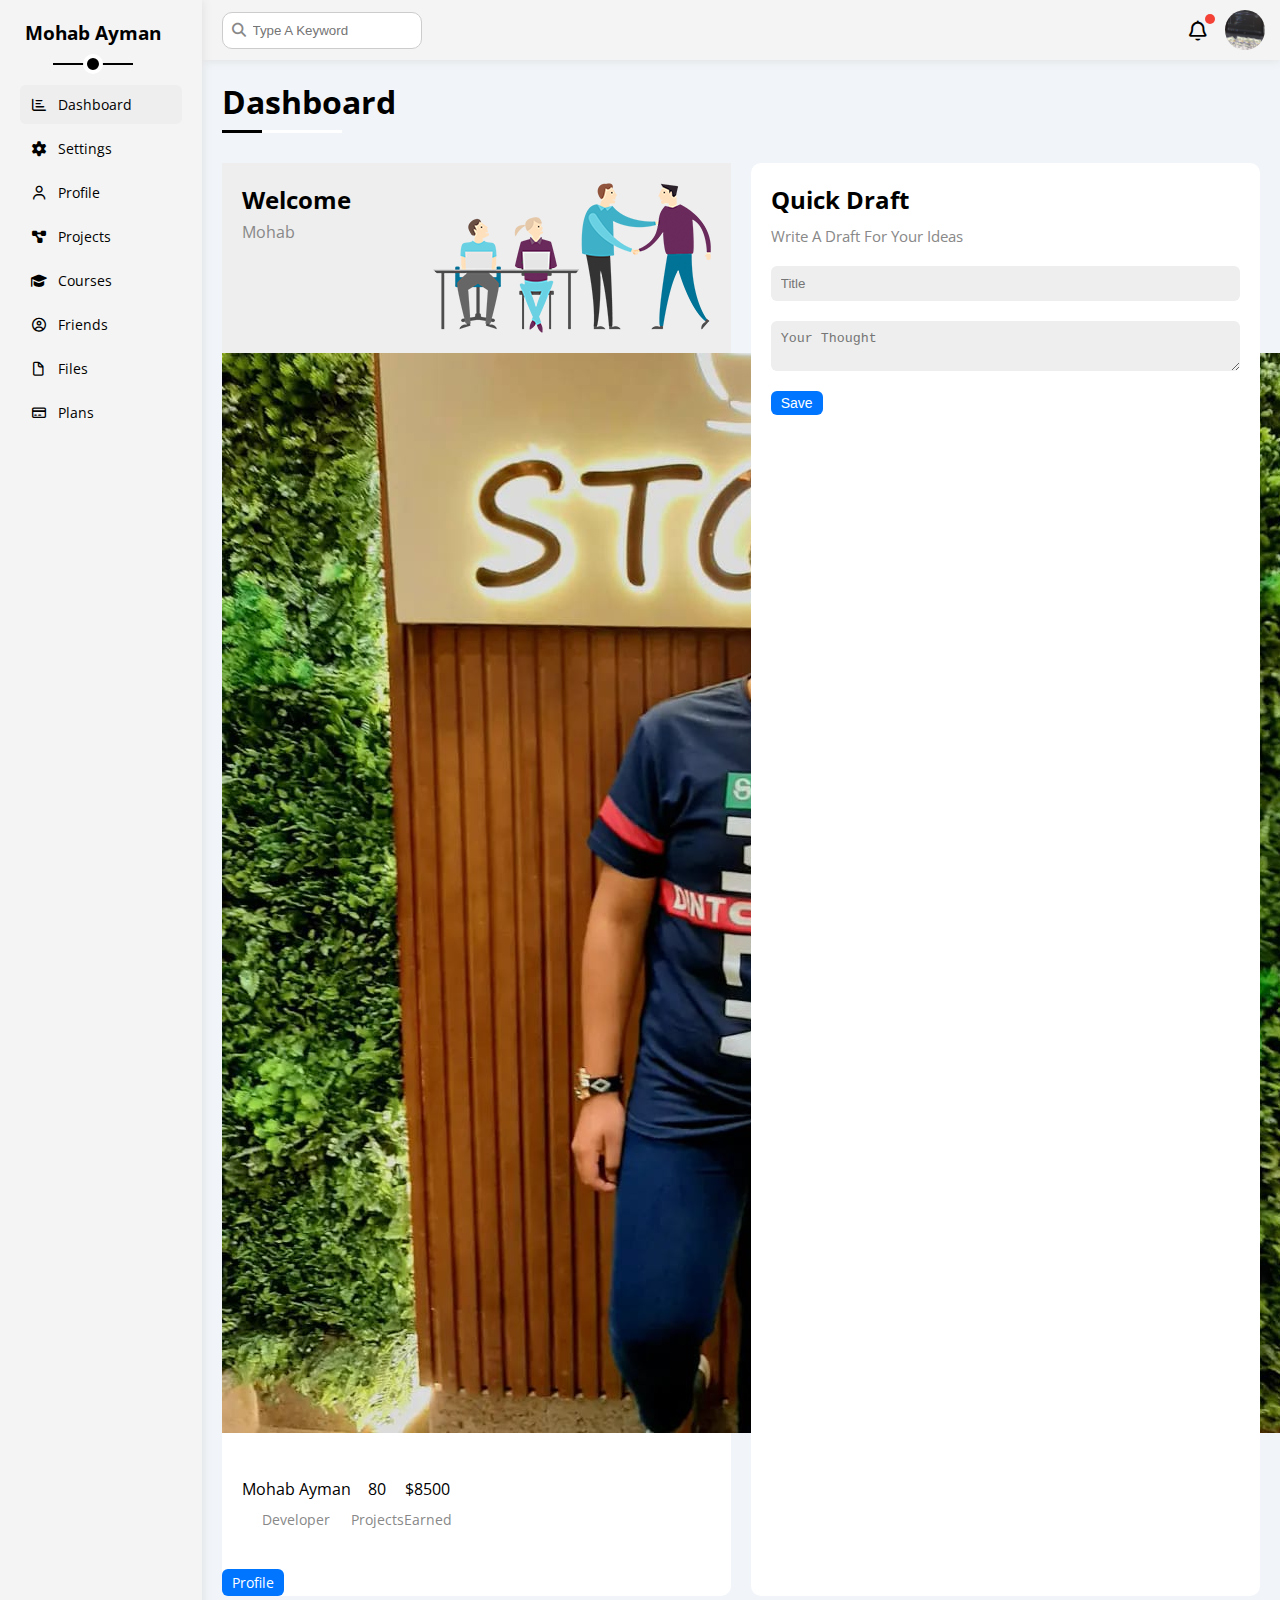
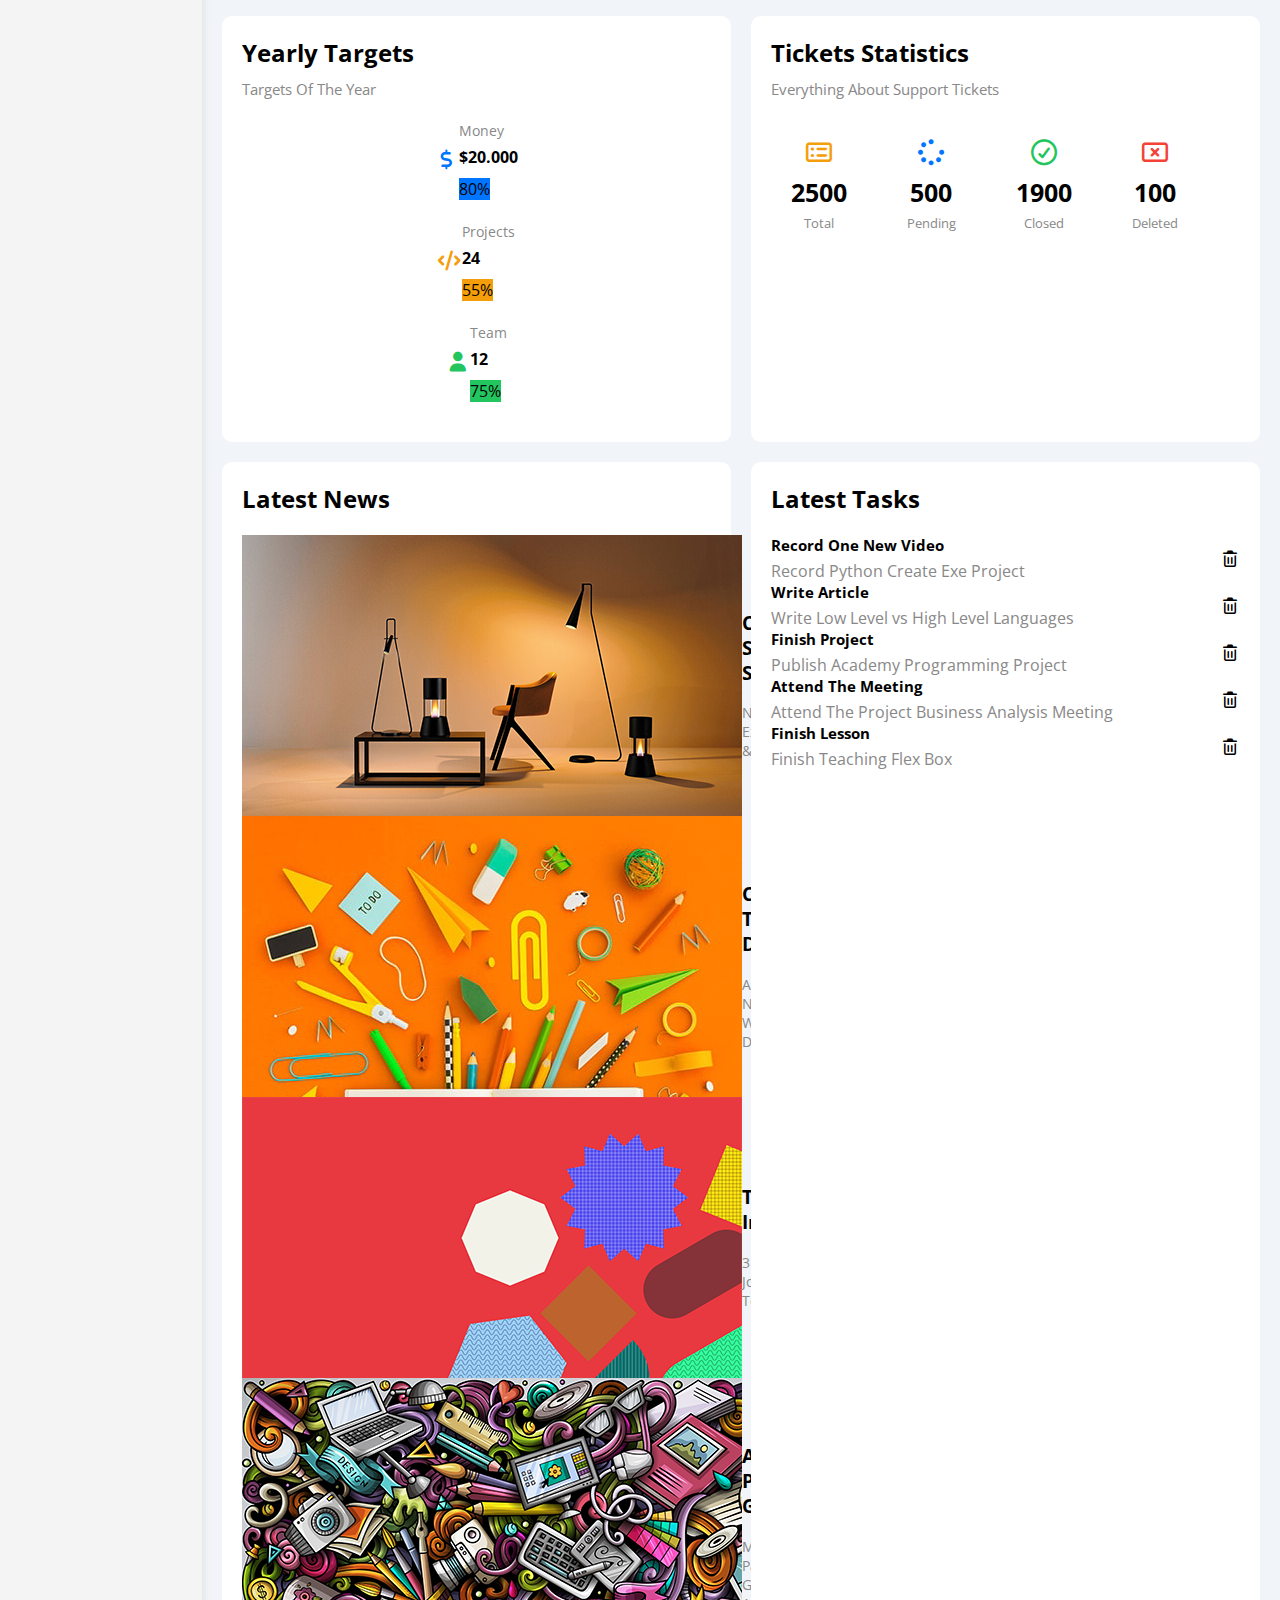
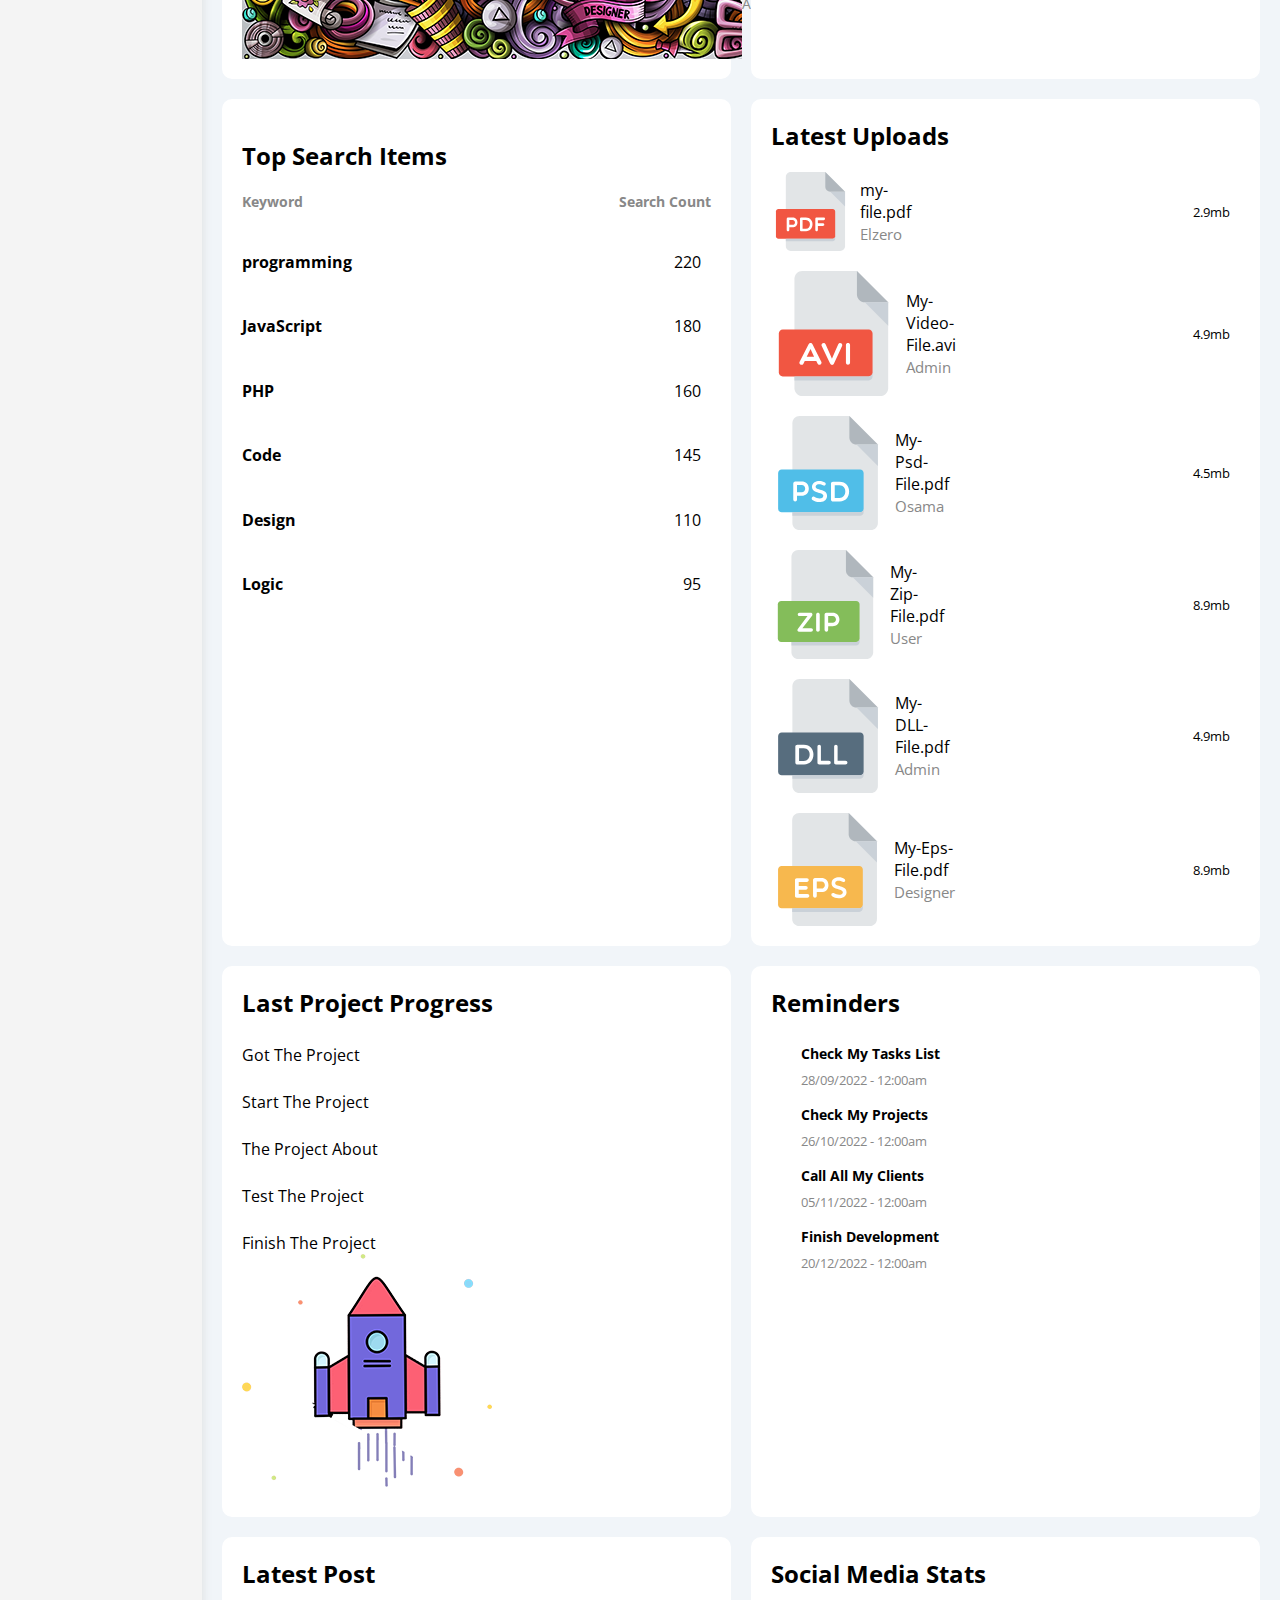
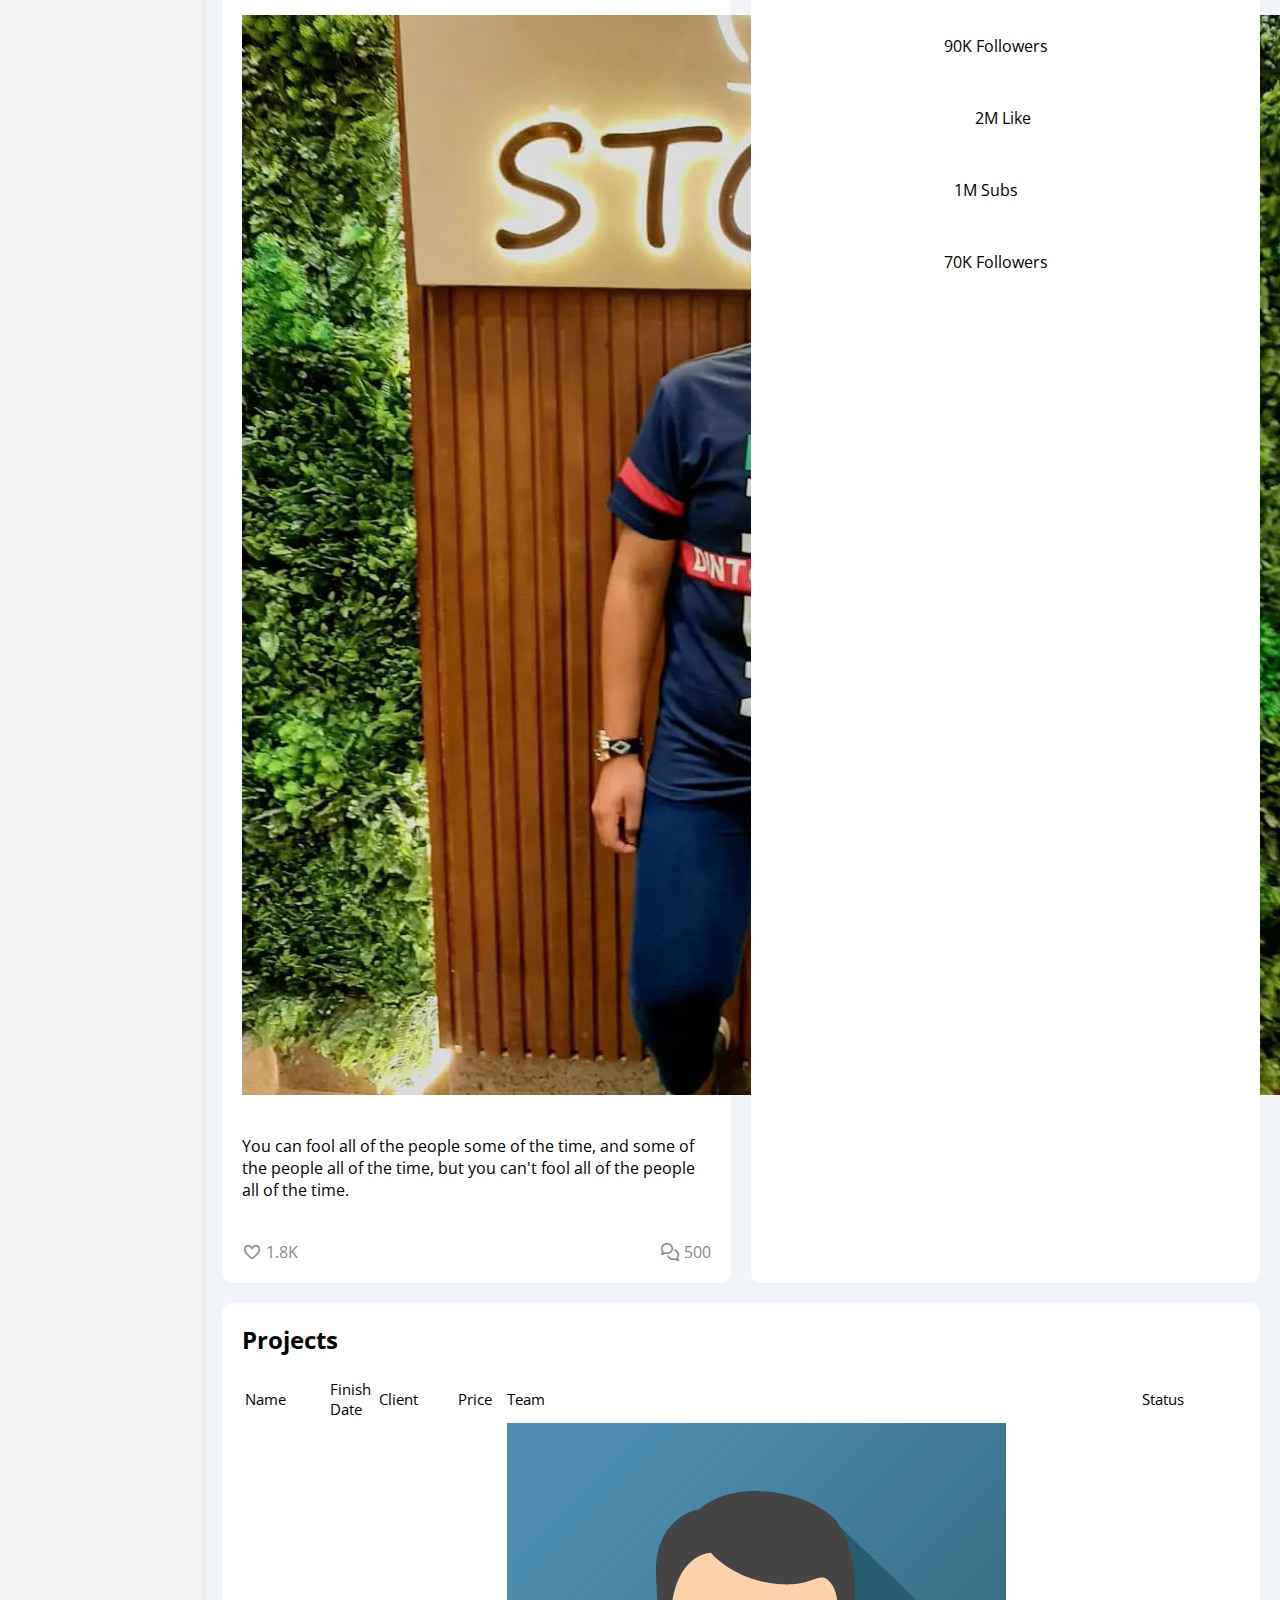
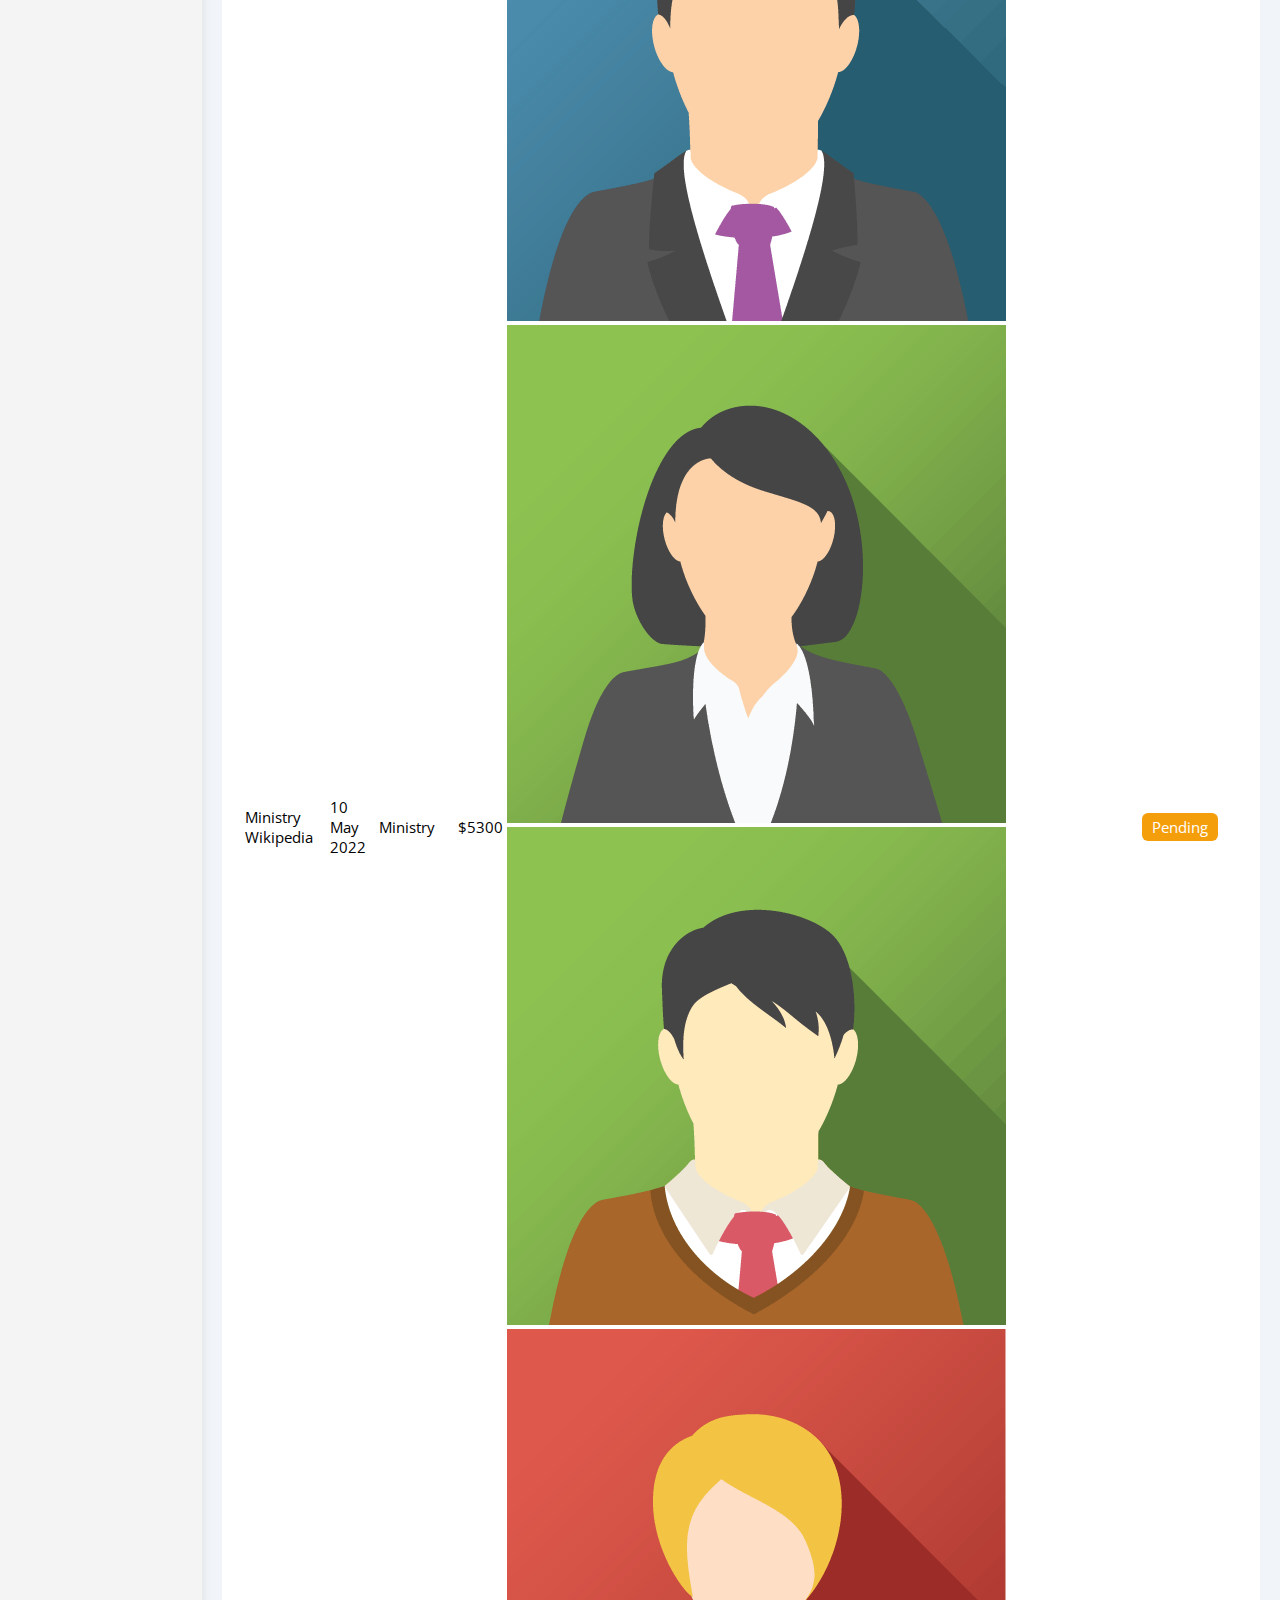
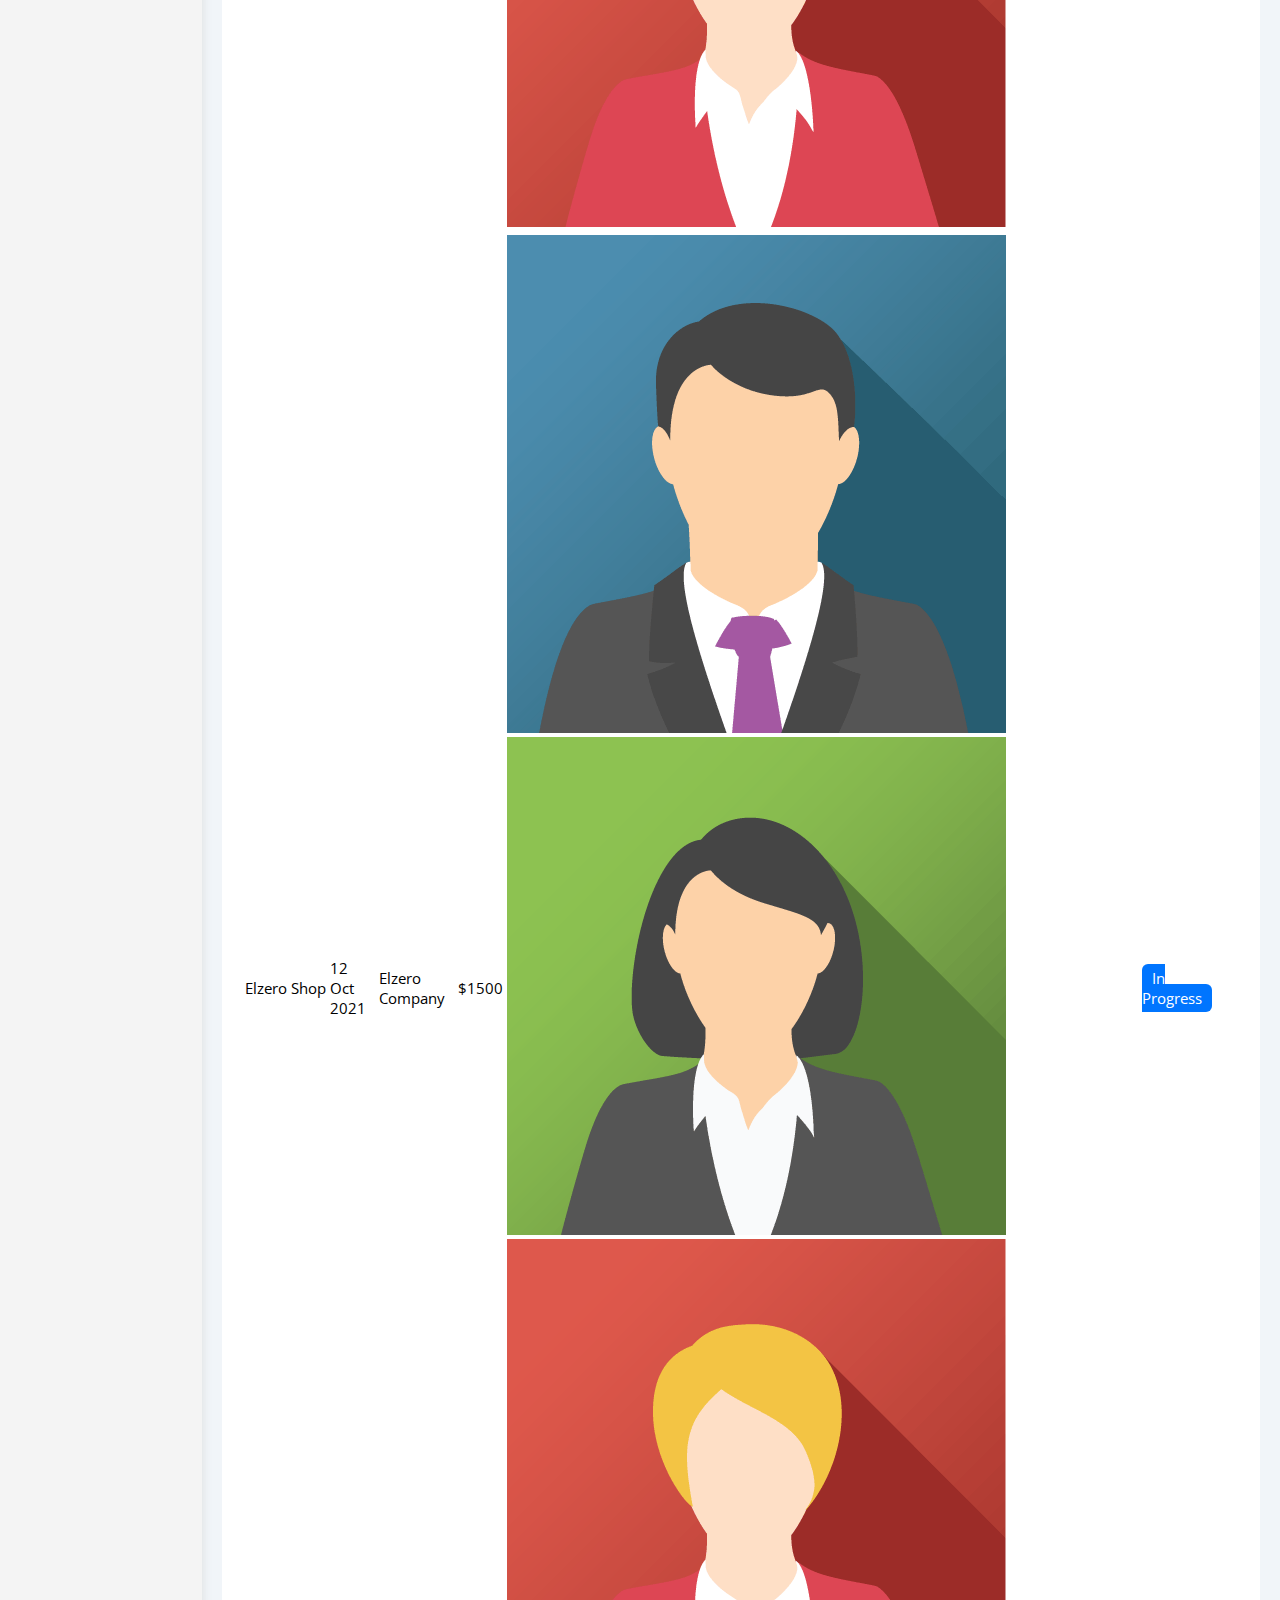
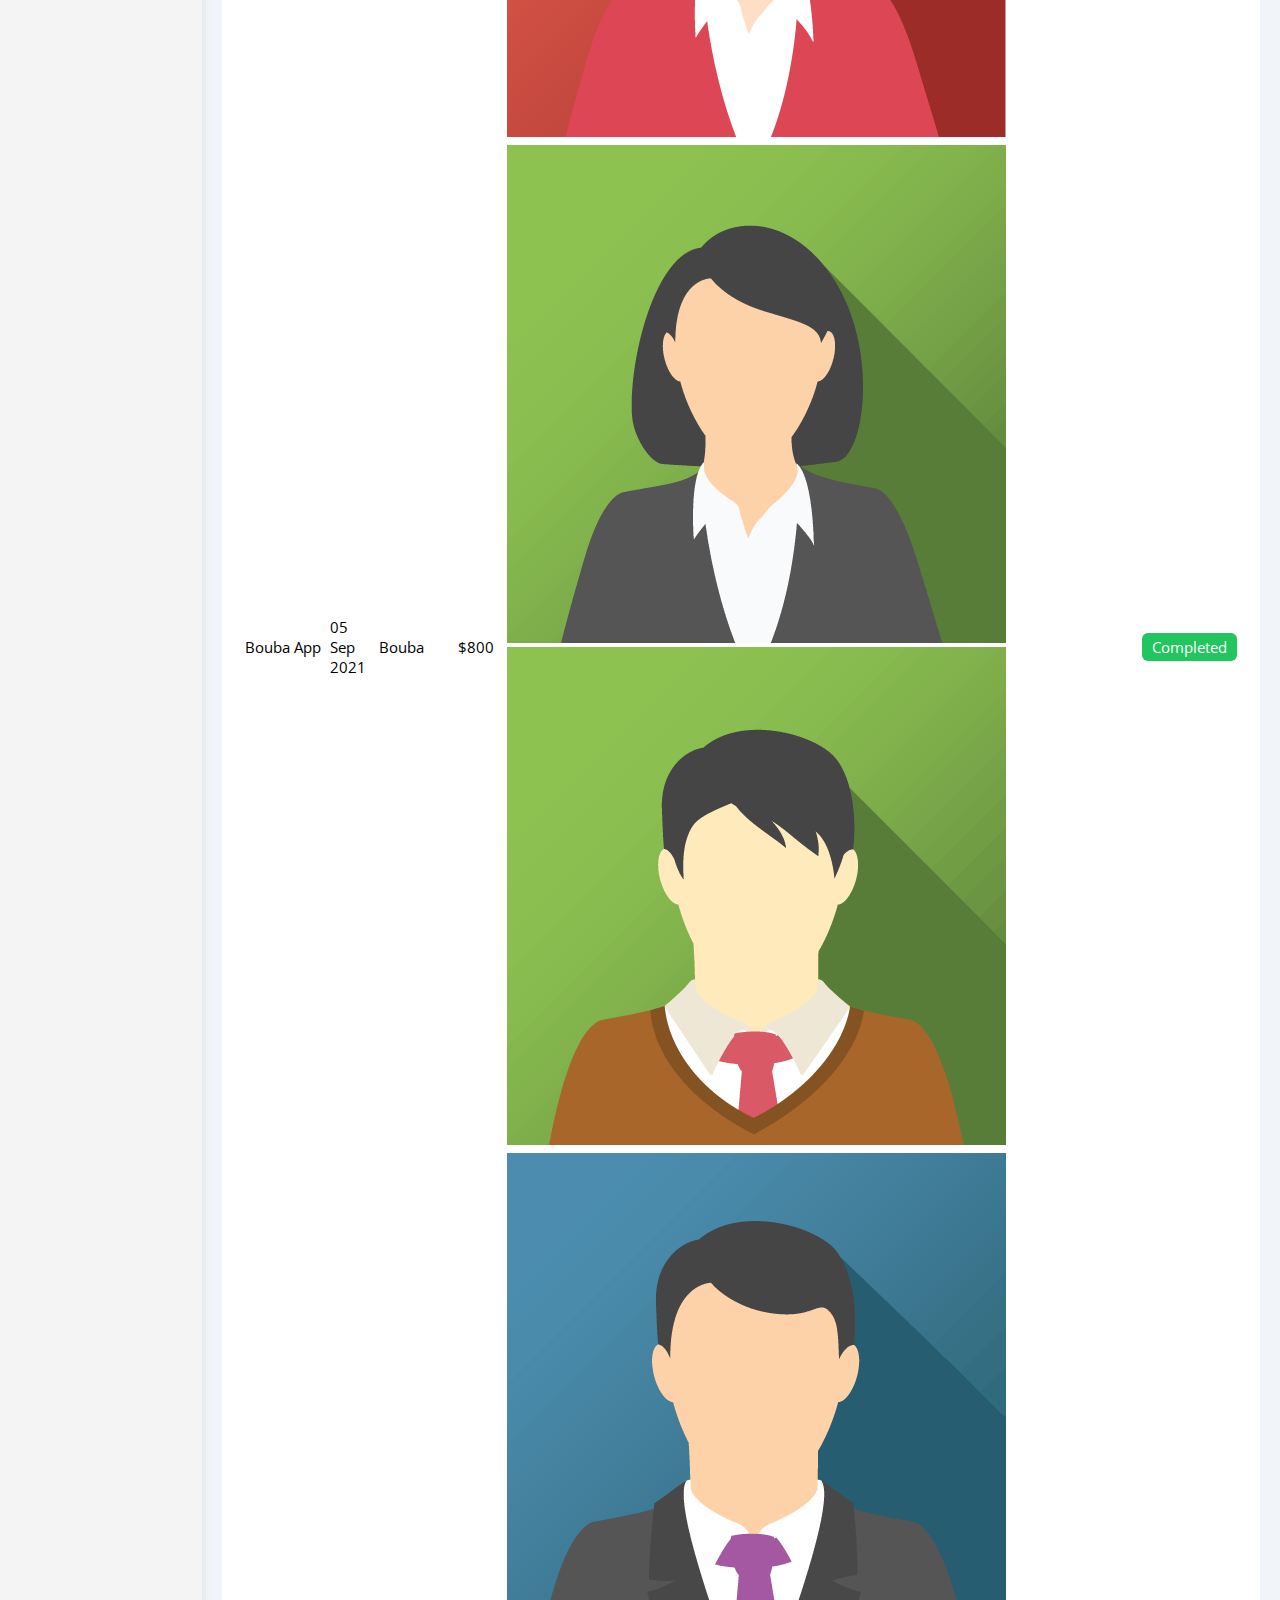
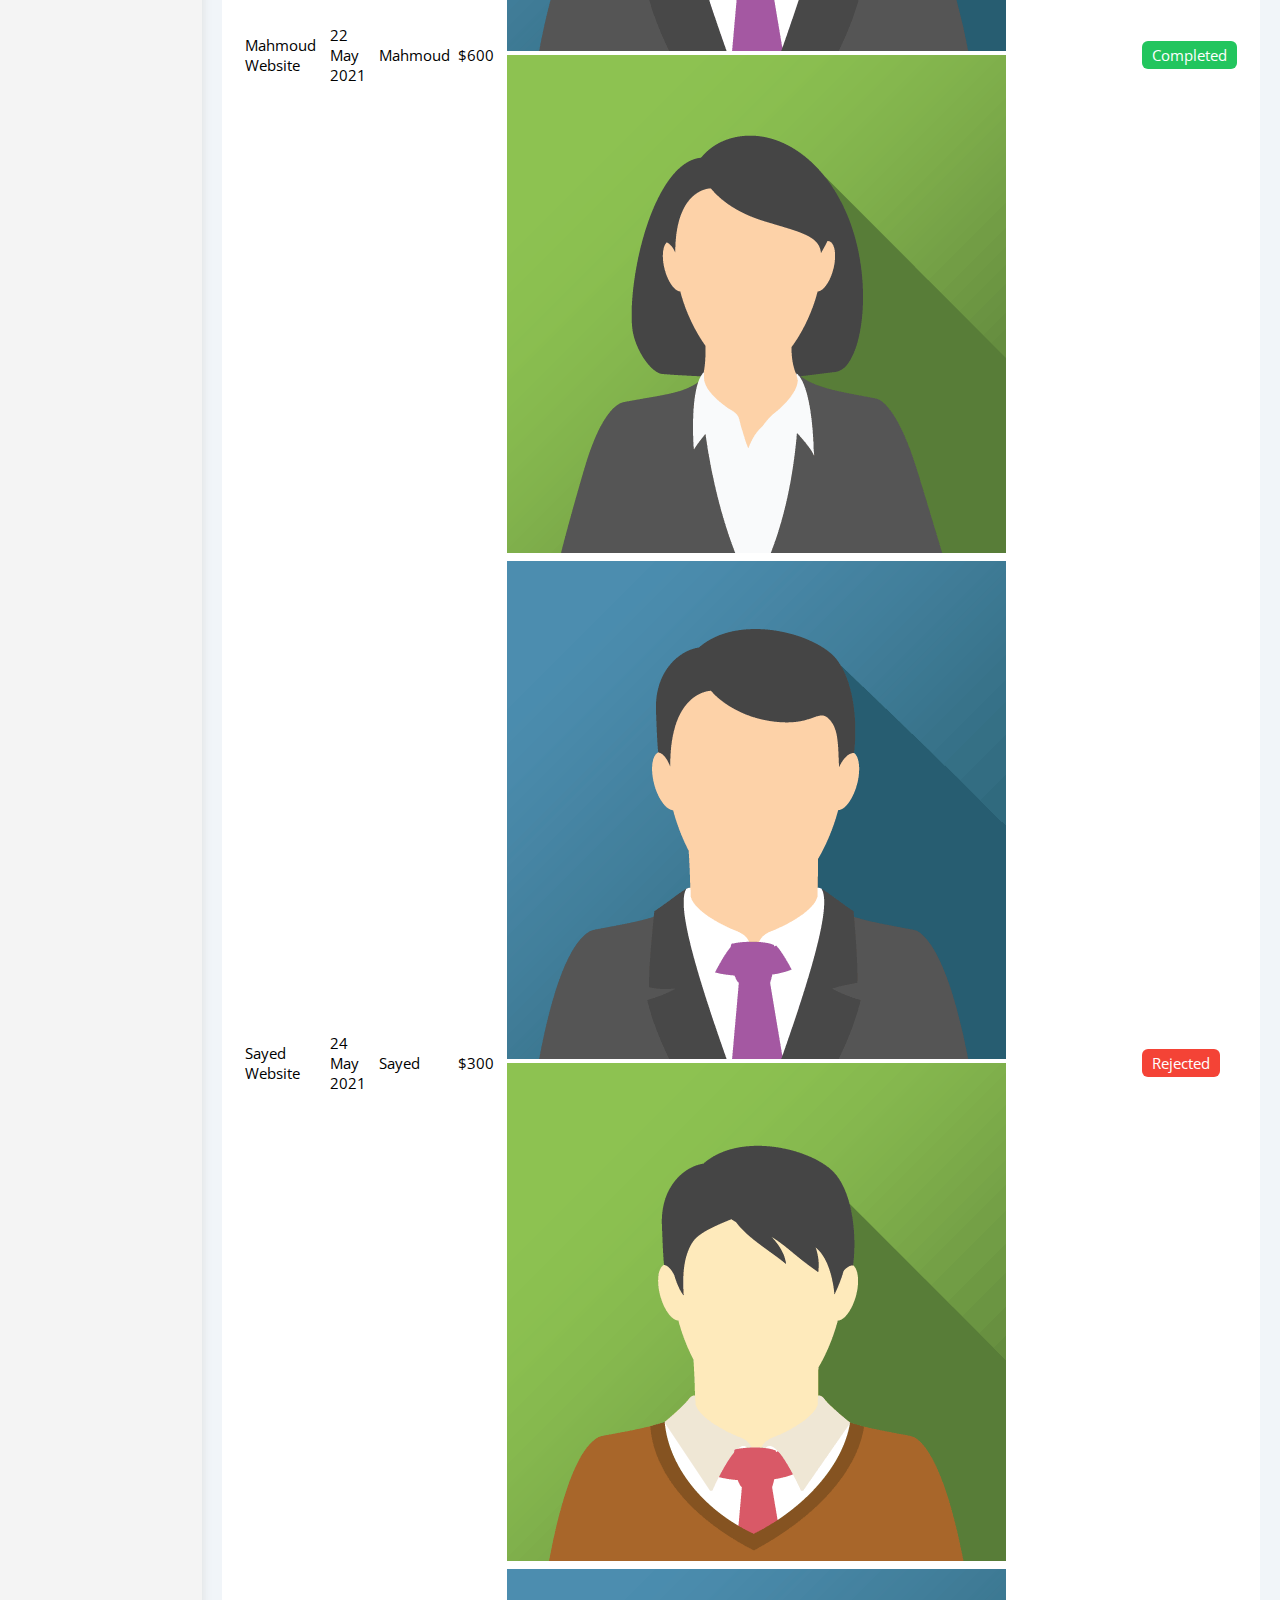
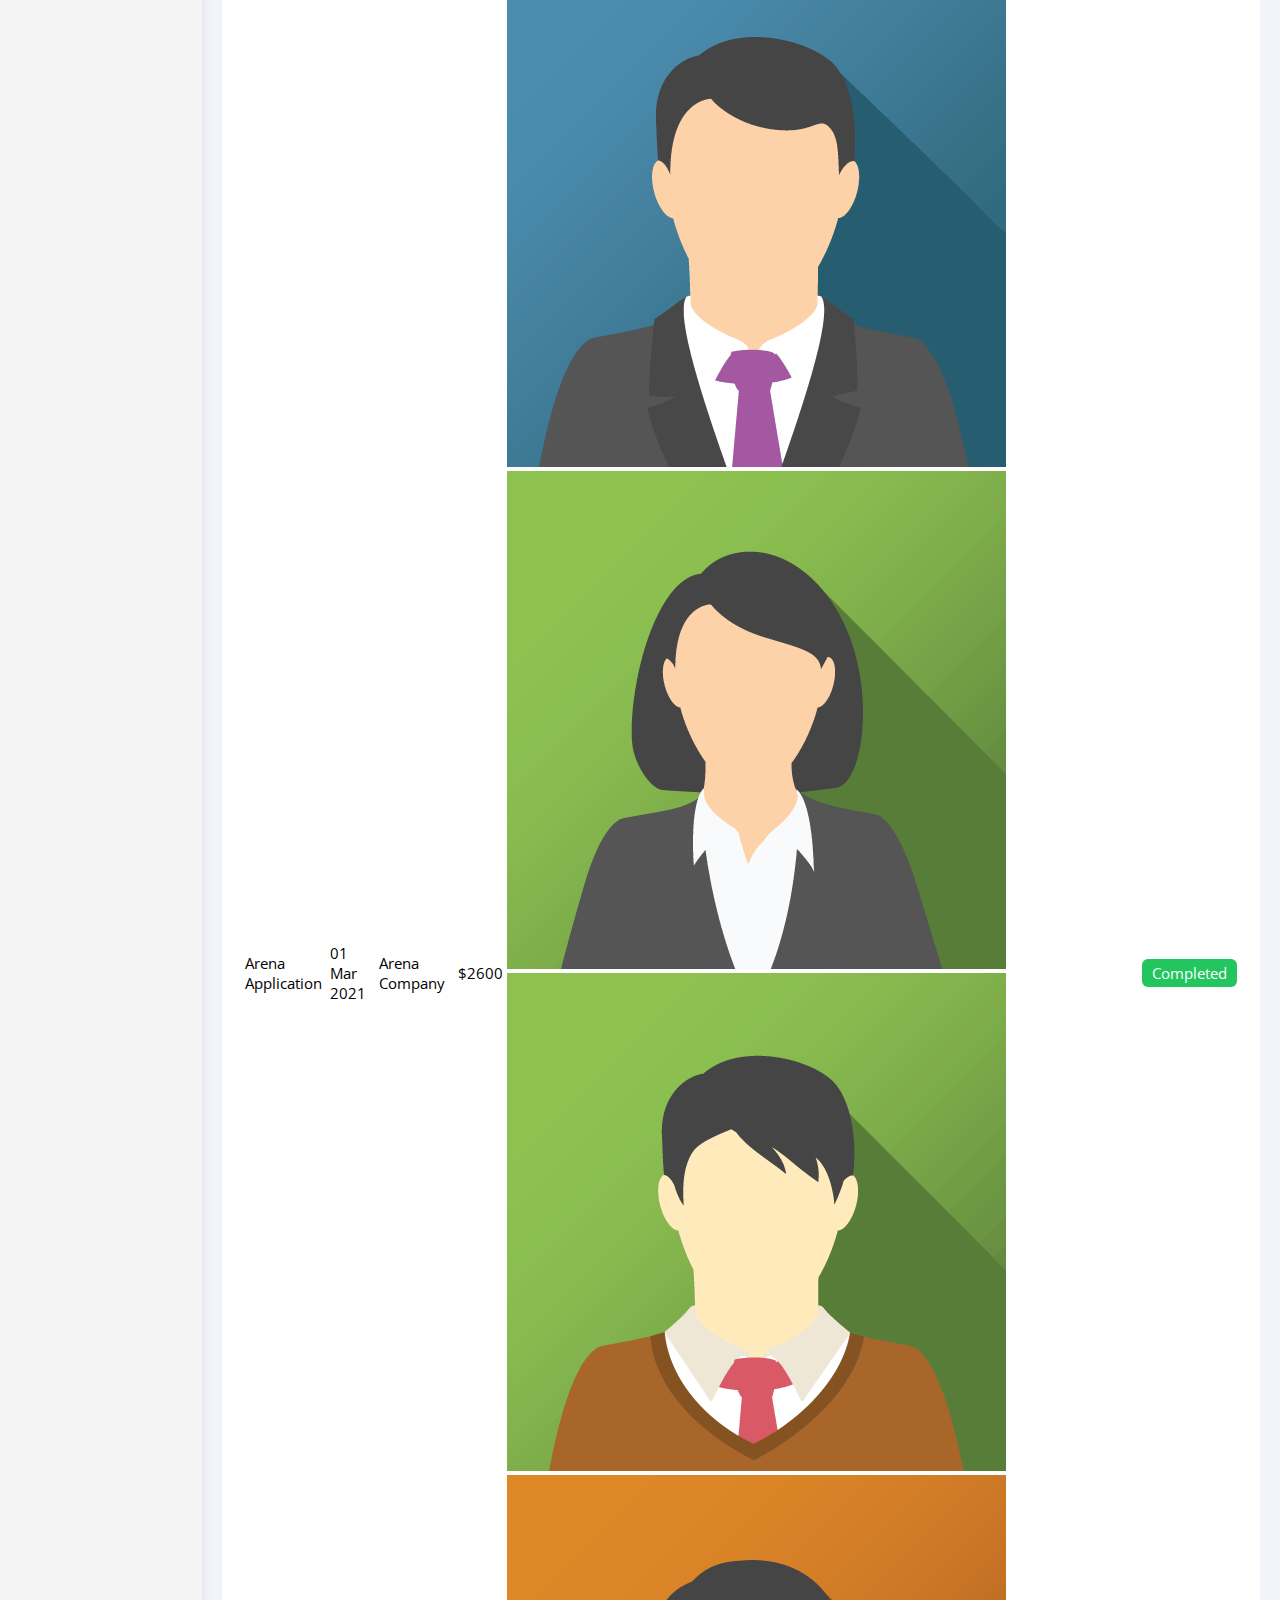
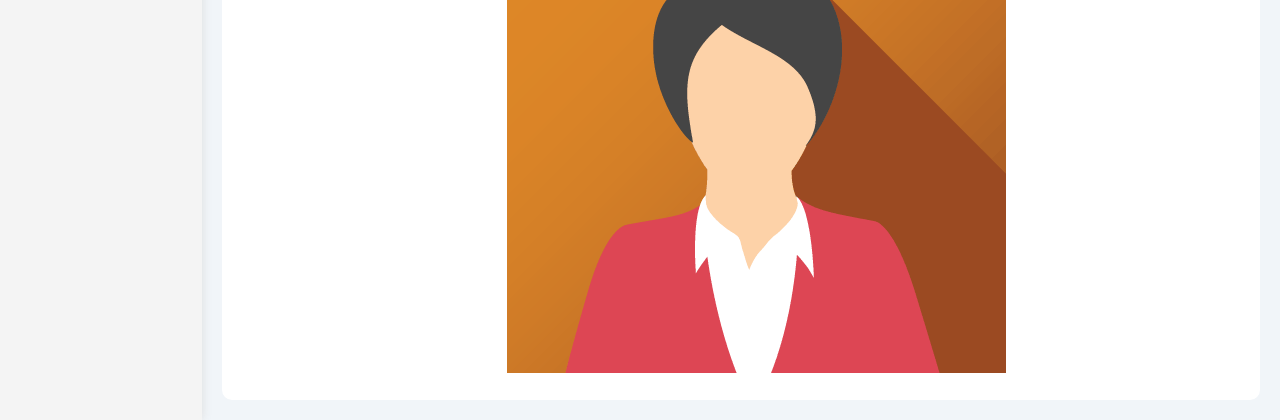
<file: index.html>
<!DOCTYPE html>
<html lang="en">

<head>
    <meta charset="UTF-8">
    <meta name="viewport" content="width=device-width, initial-scale=1.0">
    <title>Mohab-Dashboard</title>
    <link rel="stylesheet" href="css/all.min.css" />
    <link rel="stylesheet" href="css/framework.css" />
    <link rel="stylesheet" href="css/master.css" />
    <link rel="preconnect" href="https://fonts.googleapis.com" />
    <link rel="preconnect" href="https://fonts.gstatic.com" crossorigin />
    <link href="https://fonts.googleapis.com/css2?family=Open+Sans:wght@300;500&#038;display=swap" rel="stylesheet" />
</head>

<body>
    <div id="page" class="page d-flex ">
        <aside class="bg-white p-20 p-relative">
            <h3 class="p-relative txt-c mt-0">Mohab Ayman</h3>
            <ul>
                <li class="active ">
                    <a class="active d-flex align-center fs-14 c-black rad-6 p-10" href="index.html">
                        <i class="fa-regular fa-chart-bar fa-fw"></i>
                        <span>Dashboard</span>
                    </a>
                </li>
                <li>
                    <a class="d-flex align-center fs-14 c-black rad-6 p-10" href="settings.html">
                        <i class="fa-solid fa-gear fa-fw"></i>
                        <span>Settings</span>
                    </a>
                </li>
                <li>
                    <a class="d-flex align-center fs-14 c-black rad-6 p-10" href="profile.html">
                        <i class="fa-regular fa-user fa-fw"></i>
                        <span>Profile</span>
                    </a>
                </li>
                <li>
                    <a class="d-flex align-center fs-14 c-black rad-6 p-10" href="projects.html">
                        <i class="fa-solid fa-diagram-project fa-fw"></i>
                        <span>Projects</span>
                    </a>
                </li>
                <li>
                    <a class="d-flex align-center fs-14 c-black rad-6 p-10" href="courses.html">
                        <i class="fa-solid fa-graduation-cap fa-fw"></i>
                        <span>Courses</span>
                    </a>
                </li>
                <li>
                    <a class="d-flex align-center fs-14 c-black rad-6 p-10" href="friends.html">
                        <i class="fa-regular fa-circle-user fa-fw"></i>
                        <span>Friends</span>
                    </a>
                </li>
                <li>
                    <a class="d-flex align-center fs-14 c-black rad-6 p-10" href="files.html">
                        <i class="fa-regular fa-file fa-fw"></i>
                        <span>Files</span>
                    </a>
                </li>
                <li>
                    <a class="d-flex align-center fs-14 c-black rad-6 p-10" href="plans.html">
                        <i class="fa-regular fa-credit-card fa-fw"></i>
                        <span>Plans</span>
                    </a>
                </li>
            </ul>
        </aside>
        <div class="content w-full">
            <!-- Start Header -->
            <header class="head bg-white p-15 between-flex">
                <div class="search p-relative">
                    <input class="p-10" type="search" placeholder="Type A Keyword" />
                </div>
                <div class="icons d-flex align-center">
                    <span class="notification p-relative">
                        <i class="fa-regular fa-bell fa-lg"></i>
                    </span>
                    <img decoding="async" src="imgs/Profile.jpg" alt="" />
                </div>
            </header>
            <!-- End Head -->
            <h1 class="p-relative">Dashboard</h1>
            <div class="wrapper d-grid gap-20">
                <!-- Start Welcome Widget -->
                <div class="welcome bg-white rad-10 txt-c-mobile block-mobile">
                    <div class="intro p-20 d-flex space-between bg-eee">
                        <div>
                            <h2 class="m-0">Welcome</h2>
                            <p class="c-grey mt-5">Mohab</p>
                        </div>
                        <img decoding="async" class="hide-mobile" src="imgs/welcome.png" alt="" />
                    </div>
                    <img decoding="async" src="imgs/Profile 2.jpg" alt="" class="avatar" />
                    <div class="body txt-c d-flex p-20 mt-20 mb-20 block-mobile">
                        <div>Mohab Ayman <span class="d-block c-grey fs-14 mt-10">Developer</span></div>
                        <div>80 <span class="d-block c-grey fs-14 mt-10">Projects</span></div>
                        <div>$8500 <span class="d-block c-grey fs-14 mt-10">Earned</span></div>
                    </div>
                    <a href="profile.html" class="visit d-block fs-14 bg-blue c-white w-fit btn-shape">Profile</a>
                </div>
                <!-- End Welcome Widget -->
                <!-- Start Quick Draft Widget -->
                <div class="quick-draft p-20 bg-white rad-10">
                    <h2 class="mt-0 mb-10">Quick Draft</h2>
                    <p class="mt-0 mb-20 c-grey fs-15">Write A Draft For Your Ideas</p>
                    <form>
                        <input class="d-block mb-20 w-full p-10 b-none bg-eee rad-6" type="text" placeholder="Title" />
                        <textarea class="d-block mb-20 w-full p-10 b-none bg-eee rad-6"
                            placeholder="Your Thought"></textarea>
                        <input class="save d-block fs-14 bg-blue c-white b-none w-fit btn-shape" type="submit"
                            value="Save" />
                    </form>
                </div>
                <!-- End Quick Draft Widget -->
                <!-- Start Targets Widget -->
                <div class="targets p-20 bg-white rad-10">
                    <h2 class="mt-0 mb-10">Yearly Targets</h2>
                    <p class="mt-0 mb-20 c-grey fs-15">Targets Of The Year</p>
                    <div class="target-row mb-20 blue center-flex">
                        <div class="icon center-flex">
                            <i class="fa-solid fa-dollar-sign fa-lg c-blue"></i>
                        </div>
                        <div class="details">
                            <span class="fs-14 c-grey">Money</span>
                            <span class="d-block mt-5 mb-10 fw-bold">$20.000</span>
                            <div class="progress p-relative">
                                <span class="bg-blue blue" style="width: 80%">
                                    <span class="bg-blue">80%</span>
                                </span>
                            </div>
                        </div>
                    </div>
                    <div class="target-row mb-20 center-flex orange">
                        <div class="icon center-flex">
                            <i class="fa-solid fa-code fa-lg c-orange"></i>
                        </div>
                        <div class="details">
                            <span class="fs-14 c-grey">Projects</span>
                            <span class="d-block mt-5 mb-10 fw-bold">24</span>
                            <div class="progress p-relative">
                                <span class="bg-orange orange" style="width: 55%">
                                    <span class="bg-orange">55%</span>
                                </span>
                            </div>
                        </div>
                    </div>
                    <div class="target-row mb-20 center-flex green">
                        <div class="icon center-flex">
                            <i class="fa-solid fa-user fa-lg c-green"></i>
                        </div>
                        <div class="details">
                            <span class="fs-14 c-grey">Team</span>
                            <span class="d-block mt-5 mb-10 fw-bold">12</span>
                            <div class="progress p-relative">
                                <span class="bg-green green" style="width: 75%">
                                    <span class="bg-green">75%</span>
                                </span>
                            </div>
                        </div>
                    </div>
                </div>
                <!-- End Targets Widget -->
                <!-- Start Ticket Widget -->
                <div class="tickets p-20 bg-white rad-10">
                    <h2 class="mt-0 mb-10">Tickets Statistics</h2>
                    <p class="mt-0 mb-20 c-grey fs-15">Everything About Support Tickets</p>
                    <div class="d-flex txt-c gap-20 f-wrap">
                        <div class="box p-20 rad-10 fs-13 c-grey">
                            <i class="fa-regular fa-rectangle-list fa-2x mb-10 c-orange"></i>
                            <span class="d-block c-black fw-bold fs-25 mb-5">2500</span>
                            Total
                        </div>
                        <div class="box p-20 rad-10 fs-13 c-grey">
                            <i class="fa-solid fa-spinner fa-2x mb-10 c-blue"></i>
                            <span class="d-block c-black fw-bold fs-25 mb-5">500</span>
                            Pending
                        </div>
                        <div class="box p-20 rad-10 fs-13 c-grey">
                            <i class="fa-regular fa-circle-check fa-2x mb-10 c-green"></i>
                            <span class="d-block c-black fw-bold fs-25 mb-5">1900</span>
                            Closed
                        </div>
                        <div class="box p-20 rad-10 fs-13 c-grey">
                            <i class="fa-regular fa-rectangle-xmark fa-2x mb-10 c-red"></i>
                            <span class="d-block c-black fw-bold fs-25 mb-5">100</span>
                            Deleted
                        </div>
                    </div>
                </div>
                <!-- End Ticket Widget -->
                <!-- Start Latest News Widget -->
                <div class="latest-news p-20 bg-white rad-10 txt-c-mobile">
                    <h2 class="mt-0 mb-20">Latest News</h2>
                    <div class="news-row d-flex align-center">
                        <img decoding="async" src="imgs/news-01.png" alt="" />
                        <div class="info">
                            <h3>Created SASS Section</h3>
                            <p class="m-0 fs-14 c-grey">New SASS Examples & Tutorials</p>
                        </div>
                        <div class="btn-shape bg-white fs-13 label">3 Days Ago</div>
                    </div>
                    <div class="news-row d-flex align-center">
                        <img decoding="async" src="imgs/news-02.png" alt="" />
                        <div class="info">
                            <h3>Changed The Design</h3>
                            <p class="m-0 fs-14 c-grey">A Brand New Website Design</p>
                        </div>
                        <div class="btn-shape bg-white fs-13 label">5 Days Ago</div>
                    </div>
                    <div class="news-row d-flex align-center">
                        <img decoding="async" src="imgs/news-03.png" alt="" />
                        <div class="info">
                            <h3>Team Increased</h3>
                            <p class="m-0 fs-14 c-grey">3 Developers Joined The Team</p>
                        </div>
                        <div class="btn-shape bg-white fs-13 label">7 Days Ago</div>
                    </div>
                    <div class="news-row d-flex align-center">
                        <img decoding="async" src="imgs/news-04.png" alt="" />
                        <div class="info">
                            <h3>Added Payment Gateway</h3>
                            <p class="m-0 fs-14 c-grey">Many New Payment Gateways Added</p>
                        </div>
                        <div class="btn-shape bg-white fs-13 label">9 Days Ago</div>
                    </div>
                </div>
                <!-- End Latest News Widget -->
                <!-- Start Tasks Widget -->
                <div class="tasks p-20 bg-white rad-10">
                    <h2 class="mt-0 mb-20">Latest Tasks</h2>
                    <div class="task-row between-flex">
                        <div class="info">
                            <h3 class="mt-0 mb-5 fs-15">Record One New Video</h3>
                            <p class="m-0 c-grey">Record Python Create Exe Project</p>
                        </div>
                        <i class="fa-regular fa-trash-can delete"></i>
                    </div>
                    <div class="task-row between-flex">
                        <div class="info">
                            <h3 class="mt-0 mb-5 fs-15">Write Article</h3>
                            <p class="m-0 c-grey">Write Low Level vs High Level Languages</p>
                        </div>
                        <i class="fa-regular fa-trash-can delete"></i>
                    </div>
                    <div class="task-row between-flex">
                        <div class="info">
                            <h3 class="mt-0 mb-5 fs-15">Finish Project</h3>
                            <p class="m-0 c-grey">Publish Academy Programming Project</p>
                        </div>
                        <i class="fa-regular fa-trash-can delete"></i>
                    </div>
                    <div class="task-row between-flex done">
                        <div class="info">
                            <h3 class="mt-0 mb-5 fs-15">Attend The Meeting</h3>
                            <p class="m-0 c-grey">Attend The Project Business Analysis Meeting</p>
                        </div>
                        <i class="fa-regular fa-trash-can delete"></i>
                    </div>
                    <div class="task-row between-flex">
                        <div class="info">
                            <h3 class="mt-0 mb-5 fs-15">Finish Lesson</h3>
                            <p class="m-0 c-grey">Finish Teaching Flex Box</p>
                        </div>
                        <i class="fa-regular fa-trash-can delete"></i>
                    </div>
                </div>
                <!-- End Tasks -->
                <!-- Start Top Search Word Widget -->
                <div class="top-search-items p-20 bg-white rad-10">
                    <h2>Top Search Items</h2>
                    <div class="title mt-0 mb-0 between-flex ">
                        <h4 class="mt-0 fw-normal c-grey fs-14">Keyword</h4>
                        <h4 class="mt-0 fw-normal c-grey fs-14">Search Count</h4>
                    </div>
                    <div class="row mt-0 between-flex">
                        <h4 class="fw-normal">programming</h4>
                        <span class="btn-shape count bg-white">220</span>
                    </div>
                    <div class="row between-flex">
                        <h4 class="fw-normal">JavaScript</h4>
                        <span class="btn-shape count bg-white">180</span>
                    </div>
                    <div class="row between-flex">
                        <h4 class="fw-normal">PHP</h4>
                        <span class="btn-shape count bg-white">160</span>
                    </div>
                    <div class="row between-flex">
                        <h4 class="fw-normal">Code</h4>
                        <span class="btn-shape count bg-white">145</span>
                    </div>
                    <div class="row between-flex">
                        <h4 class="fw-normal">Design</h4>
                        <span class="btn-shape count bg-white">110</span>
                    </div>
                    <div class="row between-flex">
                        <h4 class="fw-normal">Logic</h4>
                        <span class="btn-shape count bg-white">95</span>
                    </div>
                </div>
                <!-- End Top Search Word Widget -->
                <!-- Start Latest Uploads Widget -->
                <div class="latest-uploads p-20 bg-white rad-10">
                    <h2 class="mt-0 mb-20">Latest Uploads</h2>
                    <ul class="m-0">
                        <li class="between-flex pb-10 mb-10">
                            <div class="d-flex align-center">
                                <img loading="lazy" decoding="async" class="mr-10" src="imgs/pdf.svg" alt="" />
                                <div>
                                    <span class="d-block">my-file.pdf</span>
                                    <span class="fs-15 c-grey">Elzero</span>
                                </div>
                            </div>
                            <div class="bg-white btn-shape fs-13">2.9mb</div>
                        </li>
                        <li class="between-flex pb-10 mb-10">
                            <div class="d-flex align-center">
                                <img loading="lazy" decoding="async" class="mr-10" src="imgs/avi (1).svg" alt="" />
                                <div>
                                    <span class="d-block">My-Video-File.avi</span>
                                    <span class="fs-15 c-grey">Admin</span>
                                </div>
                            </div>
                            <div class="bg-white btn-shape fs-13">4.9mb</div>
                        </li>
                        <li class="between-flex pb-10 mb-10">
                            <div class="d-flex align-center">
                                <img loading="lazy" decoding="async" class="mr-10" src="imgs/psd.svg" alt="" />
                                <div>
                                    <span class="d-block">My-Psd-File.pdf</span>
                                    <span class="fs-15 c-grey">Osama</span>
                                </div>
                            </div>
                            <div class="bg-white btn-shape fs-13">4.5mb</div>
                        </li>
                        <li class="between-flex pb-10 mb-10">
                            <div class="d-flex align-center">
                                <img loading="lazy" decoding="async" class="mr-10" src="imgs/zip.svg" alt="" />
                                <div>
                                    <span class="d-block">My-Zip-File.pdf</span>
                                    <span class="fs-15 c-grey">User</span>
                                </div>
                            </div>
                            <div class="bg-white btn-shape fs-13">8.9mb</div>
                        </li>
                        <li class="between-flex pb-10 mb-10">
                            <div class="d-flex align-center">
                                <img loading="lazy" decoding="async" class="mr-10" src="imgs/dll.svg" alt="" />
                                <div>
                                    <span class="d-block">My-DLL-File.pdf</span>
                                    <span class="fs-15 c-grey">Admin</span>
                                </div>
                            </div>
                            <div class="bg-white btn-shape fs-13">4.9mb</div>
                        </li>
                        <li class="between-flex">
                            <div class="d-flex align-center">
                                <img loading="lazy" decoding="async" class="mr-10" src="imgs/eps.svg" alt="" />
                                <div>
                                    <span class="d-block">My-Eps-File.pdf</span>
                                    <span class="fs-15 c-grey">Designer</span>
                                </div>
                            </div>
                            <div class="bg-white btn-shape fs-13">8.9mb</div>
                        </li>
                    </ul>
                </div>
                <!-- End Latest Uploads Widget -->
                <!-- Start Last Project Progress Widget -->
                <div class="last-project p-20 bg-white rad-10 p-relative">
                    <h2 class="mt-0 mb-20">Last Project Progress</h2>
                    <ul class="m-0 p-relative">
                        <li class="mt-25 d-flex align-center done">Got The Project</li>
                        <li class="mt-25 d-flex align-center done">Start The Project</li>
                        <li class="mt-25 d-flex align-center done">The Project About</li>
                        <li class="mt-25 d-flex align-center current">Test The Project</li>
                        <li class="mt-25 d-flex align-center">Finish The Project</li>
                    </ul>
                    <img loading="lazy" decoding="async" class="launch-icon hide-mobile" src="imgs/project.png"
                        alt="" />
                </div>
                <!-- End Last Project Progress Widget -->
                <!-- Start Reminders Widget -->
                <div class="reminders p-20 bg-white rad-10 p-relative">
                    <h2 class="mt-0 mb-25">Reminders</h2>
                    <ul class="m-0">
                        <li class="d-flex align-center mt-15">
                            <span class="key bg-blue mr-15 d-block rad-half"></span>
                            <div class="pl-15 blue">
                                <p class="fs-14 fw-bold mt-0 mb-5">Check My Tasks List</p>
                                <span class="fs-13 c-grey">28/09/2022 - 12:00am</span>
                            </div>
                        </li>
                        <li class="d-flex align-center mt-15">
                            <span class="key bg-green mr-15 d-block rad-half"></span>
                            <div class="pl-15 green">
                                <p class="fs-14 fw-bold mt-0 mb-5">Check My Projects</p>
                                <span class="fs-13 c-grey">26/10/2022 - 12:00am</span>
                            </div>
                        </li>
                        <li class="d-flex align-center mt-15">
                            <span class="key bg-orange mr-15 d-block rad-half"></span>
                            <div class="pl-15 orange">
                                <p class="fs-14 fw-bold mt-0 mb-5">Call All My Clients</p>
                                <span class="fs-13 c-grey">05/11/2022 - 12:00am</span>
                            </div>
                        </li>
                        <li class="d-flex align-center mt-15">
                            <span class="key bg-red mr-15 d-block rad-half"></span>
                            <div class="pl-15 red">
                                <p class="fs-14 fw-bold mt-0 mb-5">Finish Development</p>
                                <span class="fs-13 c-grey">20/12/2022 - 12:00am</span>
                            </div>
                        </li>
                    </ul>
                </div>
                <!-- End Reminders Widget -->
                <!-- Start Latest Post Widget -->
                <div class="latest-post p-20 bg-white rad-10 p-relative">
                    <h2 class="mt-0 mb-25">Latest Post</h2>
                    <div class="top d-flex align-center">
                        <img loading="lazy" decoding="async" class="avatar mr-15" src="imgs/Profile 2.jpg" alt="" />
                        <div class="info">
                            <span class="d-block mb-5 fw-bold">Mohab Ayman</span>
                            <span class="c-grey">About 3 Hours Ago</span>
                        </div>
                    </div>
                    <div class="post-content txt-c-mobile pt-20 pb-20 mt-20 mb-20">
                        You can fool all of the people some of the time, and some of the people all of the time, but you
                        can't
                        fool all of the people all of the time.
                    </div>
                    <div class="post-stats between-flex c-grey">
                        <div>
                            <i class="fa-regular fa-heart"></i>
                            <span>1.8K</span>
                        </div>
                        <div>
                            <i class="fa-regular fa-comments"></i>
                            <span>500</span>
                        </div>
                    </div>
                </div>
                <!-- End Latest Post Widget -->
                <!-- Start Social Media Stats Widget -->
                <div class="social-media p-20 bg-white rad-10 p-relative">
                    <h2 class="mt-0 mb-25">Social Media Stats</h2>
                    <div class="box twitter p-15 p-relative mb-10 between-flex">
                        <i class="fa-brands fa-twitter fa-2x c-white h-full center-flex"></i>
                        <span>90K Followers</span>
                        <a class="fs-13 c-white btn-shape" href="#">Follow</a>
                    </div>
                    <div class="box facebook p-15 p-relative mb-10 between-flex">
                        <i class="fa-brands fa-facebook-f fa-2x c-white h-full center-flex"></i>
                        <span>2M Like</span>
                        <a class="fs-13 c-white btn-shape" href="#">Like</a>
                    </div>
                    <div class="box youtube p-15 p-relative mb-10 between-flex">
                        <i class="fa-brands fa-youtube fa-2x c-white h-full center-flex"></i>
                        <span>1M Subs</span>
                        <a class="fs-13 c-white btn-shape" href="#">Subscribe</a>
                    </div>
                    <div class="box linkedin p-15 p-relative mb-10 between-flex">
                        <i class="fa-brands fa-linkedin fa-2x c-white h-full center-flex"></i>
                        <span>70K Followers</span>
                        <a class="fs-13 c-white btn-shape" href="#">Follow</a>
                    </div>
                </div>
                <!-- Start End Media Stats Widget -->
            </div>
            <!-- Start Projects Table -->
            <div class="projects p-20 bg-white rad-10 m-20">
                <h2 class="mt-0 mb-20">Projects</h2>
                <div class="responsive-table">
                    <table class="fs-15 w-full">
                        <thead>
                            <tr>
                                <td>Name</td>
                                <td>Finish Date</td>
                                <td>Client</td>
                                <td>Price</td>
                                <td>Team</td>
                                <td>Status</td>
                            </tr>
                        </thead>
                        <tbody>
                            <tr>
                                <td>Ministry Wikipedia</td>
                                <td>10 May 2022</td>
                                <td>Ministry</td>
                                <td>$5300</td>
                                <td>
                                    <img loading="lazy" decoding="async" src="imgs/team-01.png" alt="" />
                                    <img loading="lazy" decoding="async" src="imgs/team-02.png" alt="" />
                                    <img loading="lazy" decoding="async" src="imgs/team-03.png" alt="" />
                                    <img loading="lazy" decoding="async" src="imgs/team-05.png" alt="" />
                                </td>
                                <td>
                                    <span class="label btn-shape bg-orange c-white">Pending</span>
                                </td>
                            </tr>
                            <tr>
                                <td>Elzero Shop</td>
                                <td>12 Oct 2021</td>
                                <td>Elzero Company</td>
                                <td>$1500</td>
                                <td>
                                    <img loading="lazy" decoding="async" src="imgs/team-01.png" alt="" />
                                    <img loading="lazy" decoding="async" src="imgs/team-02.png" alt="" />
                                    <img loading="lazy" decoding="async" src="imgs/team-05.png" alt="" />
                                </td>
                                <td><span class="label btn-shape bg-blue c-white">In Progress</span></td>
                            </tr>
                            <tr>
                                <td>Bouba App</td>
                                <td>05 Sep 2021</td>
                                <td>Bouba</td>
                                <td>$800</td>
                                <td>
                                    <img loading="lazy" decoding="async" src="imgs/team-02.png" alt="" />
                                    <img loading="lazy" decoding="async" src="imgs/team-03.png" alt="" />
                                </td>
                                <td><span class="label btn-shape bg-green c-white">Completed</span></td>
                            </tr>
                            <tr>
                                <td>Mahmoud Website</td>
                                <td>22 May 2021</td>
                                <td>Mahmoud</td>
                                <td>$600</td>
                                <td>
                                    <img loading="lazy" decoding="async" src="imgs/team-01.png" alt="" />
                                    <img loading="lazy" decoding="async" src="imgs/team-02.png" alt="" />
                                </td>
                                <td><span class="label btn-shape bg-green c-white">Completed</span></td>
                            </tr>
                            <tr>
                                <td>Sayed Website</td>
                                <td>24 May 2021</td>
                                <td>Sayed</td>
                                <td>$300</td>
                                <td>
                                    <img loading="lazy" decoding="async" src="imgs/team-01.png" alt="" />
                                    <img loading="lazy" decoding="async" src="imgs/team-03.png" alt="" />
                                </td>
                                <td><span class="label btn-shape bg-red c-white">Rejected</span></td>
                            </tr>
                            <tr>
                                <td>Arena Application</td>
                                <td>01 Mar 2021</td>
                                <td>Arena Company</td>
                                <td>$2600</td>
                                <td>
                                    <img loading="lazy" decoding="async" src="imgs/team-01.png" alt="" />
                                    <img loading="lazy" decoding="async" src="imgs/team-02.png" alt="" />
                                    <img loading="lazy" decoding="async" src="imgs/team-03.png" alt="" />
                                    <img loading="lazy" decoding="async" src="imgs/team-04.png" alt="" />
                                </td>
                                <td><span class="label btn-shape bg-green c-white">Completed</span></td>
                            </tr>
                        </tbody>
                    </table>
                </div>
            </div>
            <!-- End Projects Table -->
        </div>
    </div>

</body>

</html>
</file>
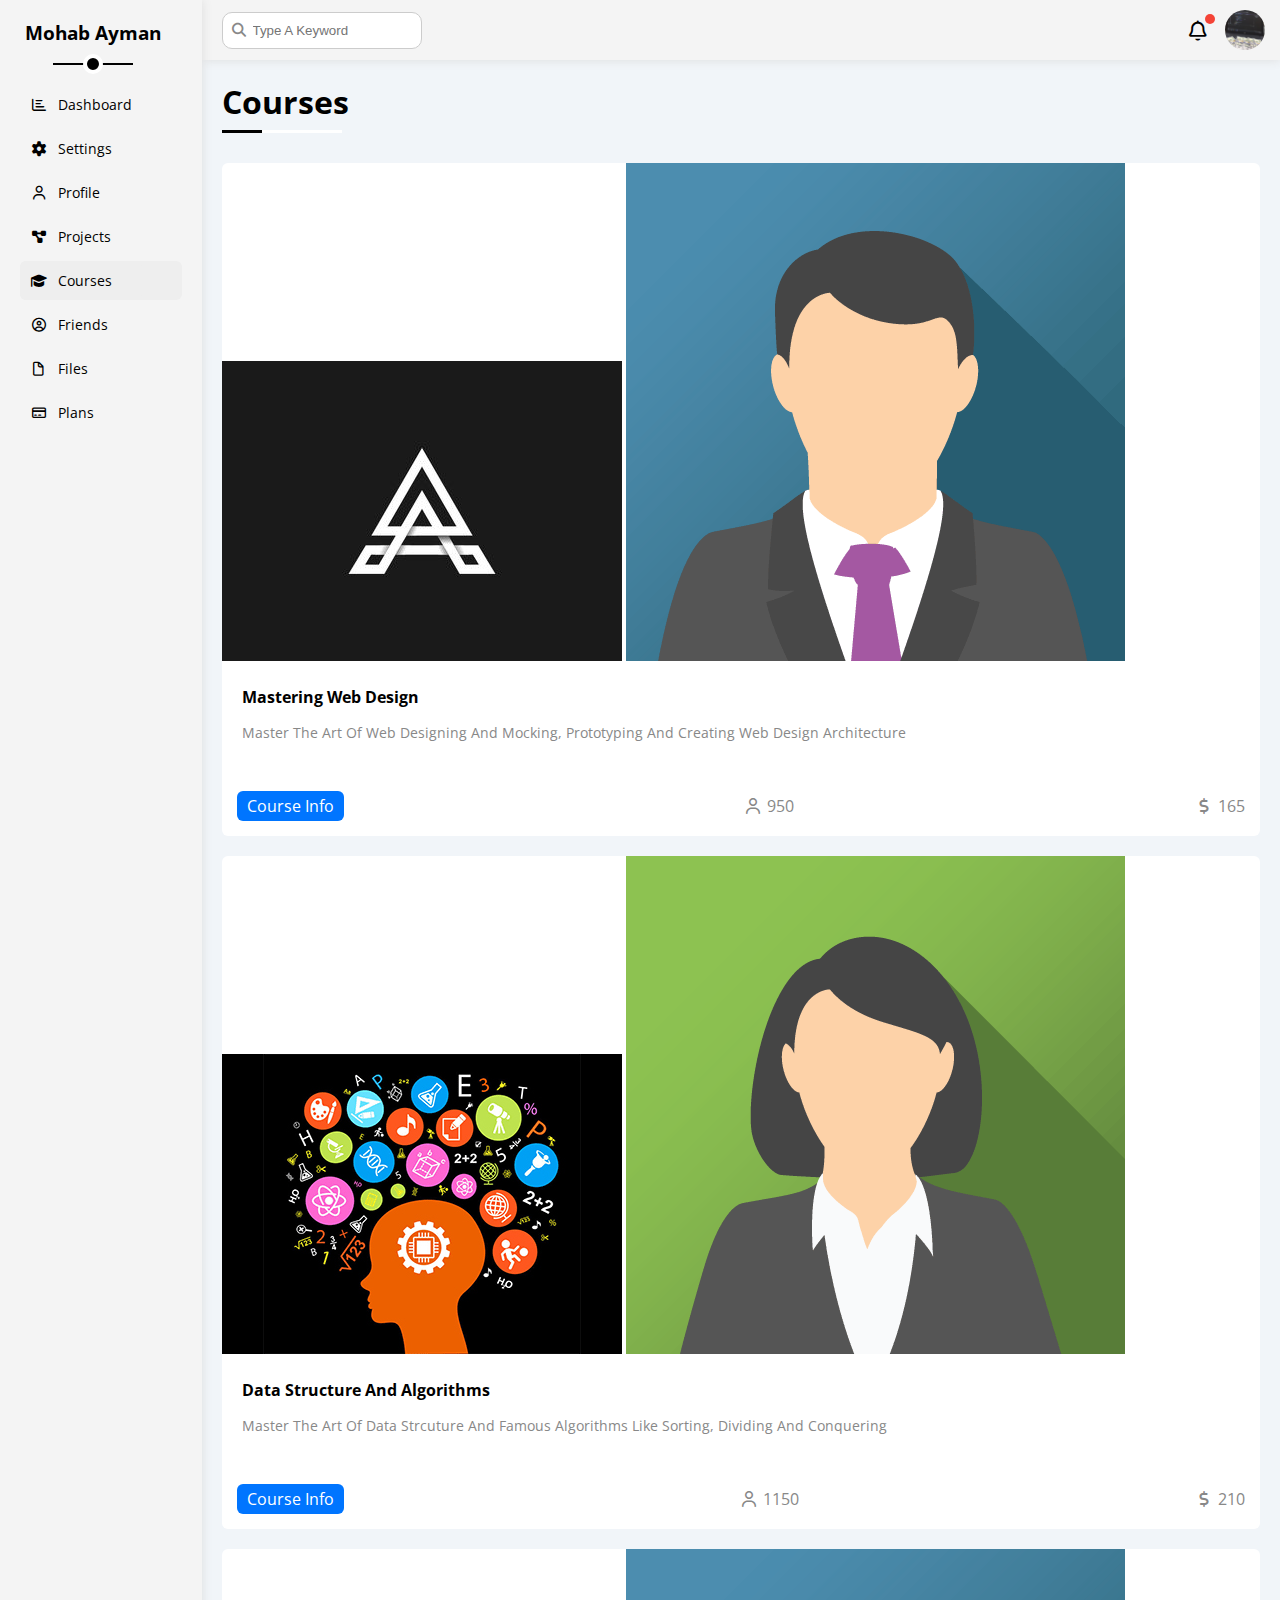
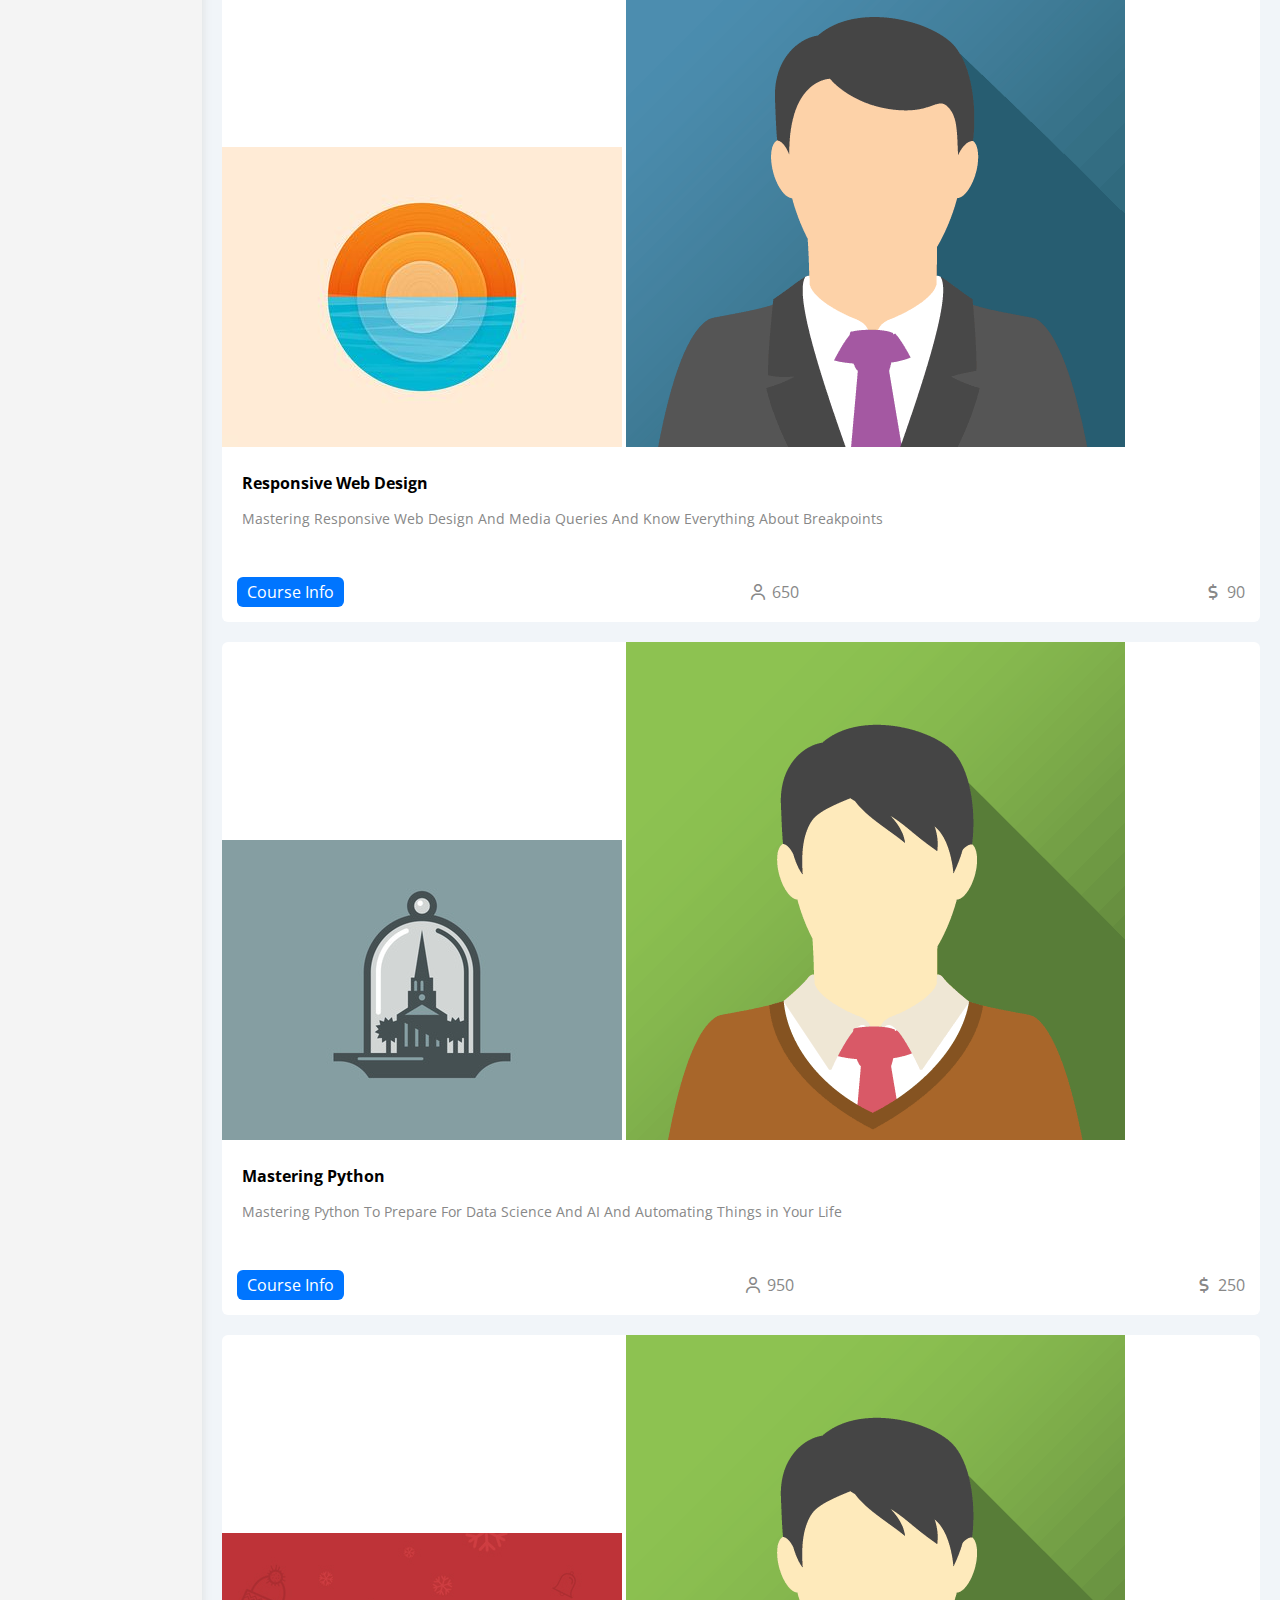
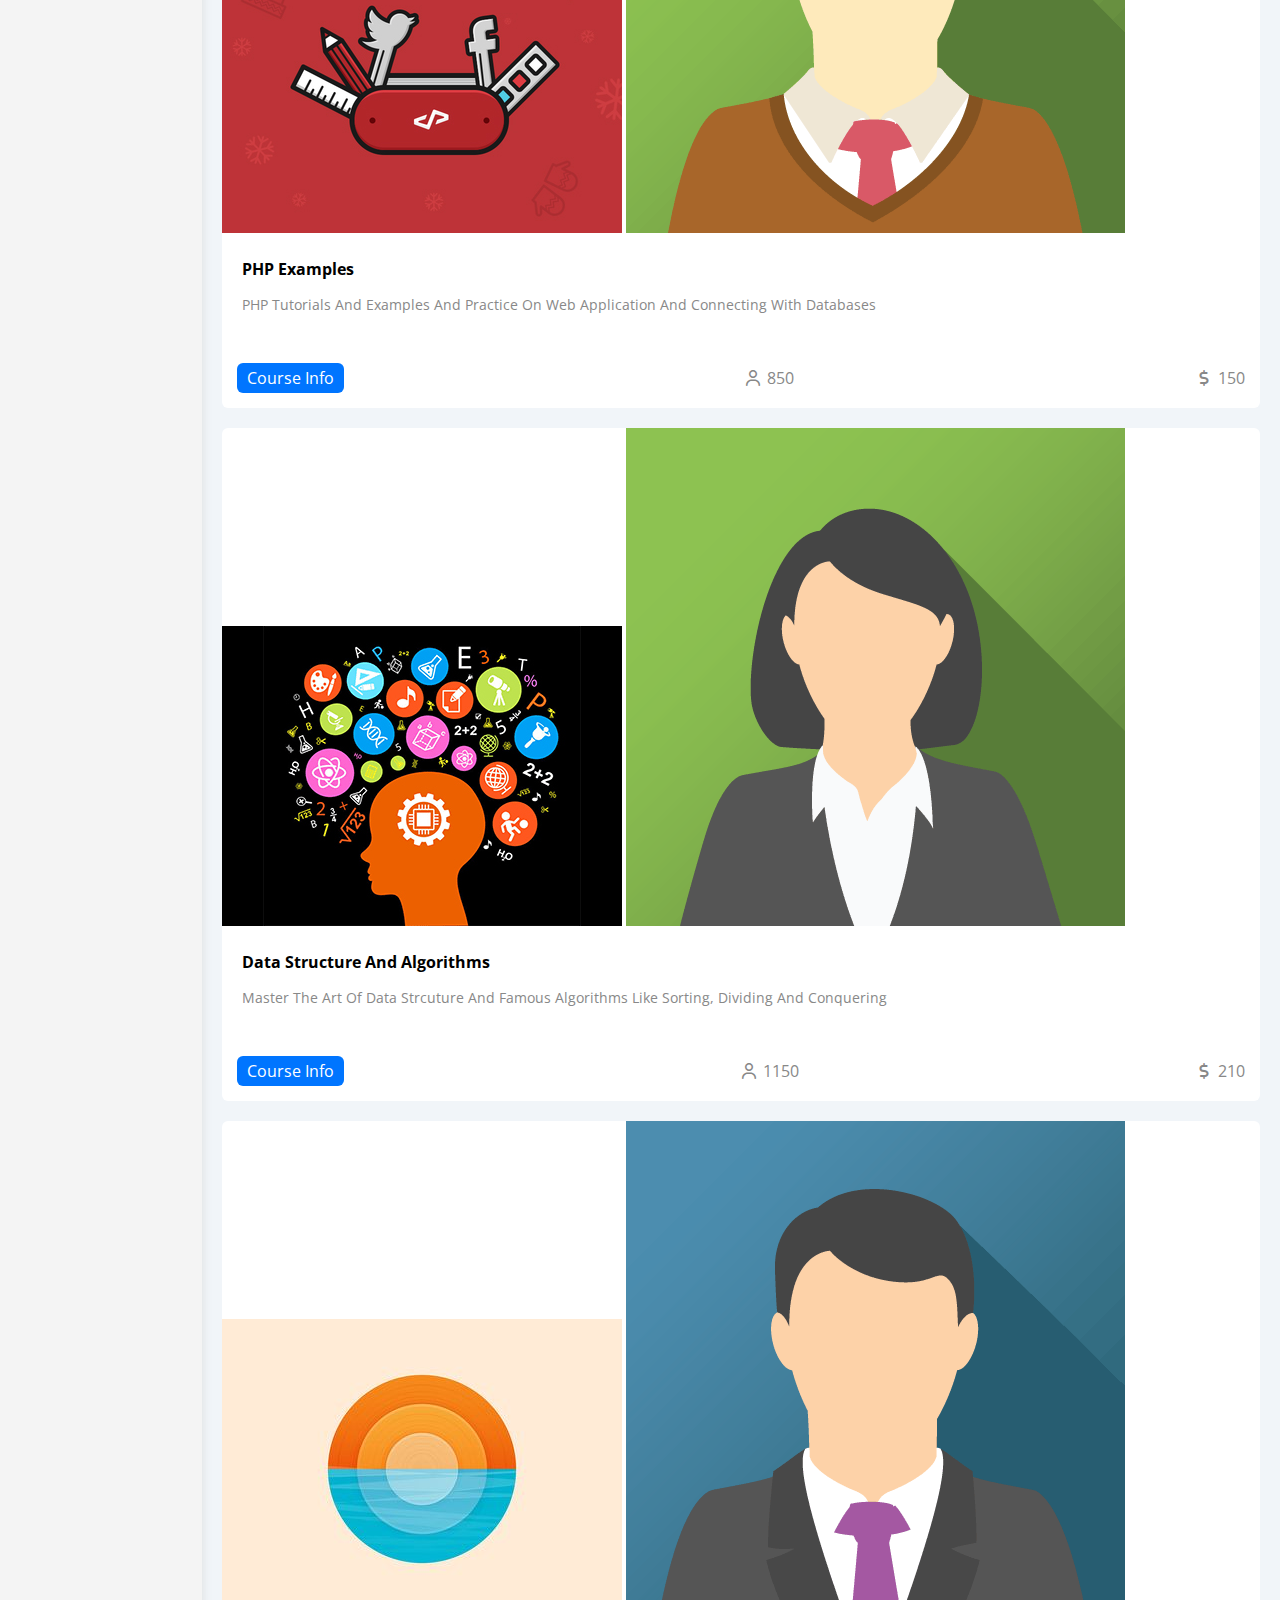
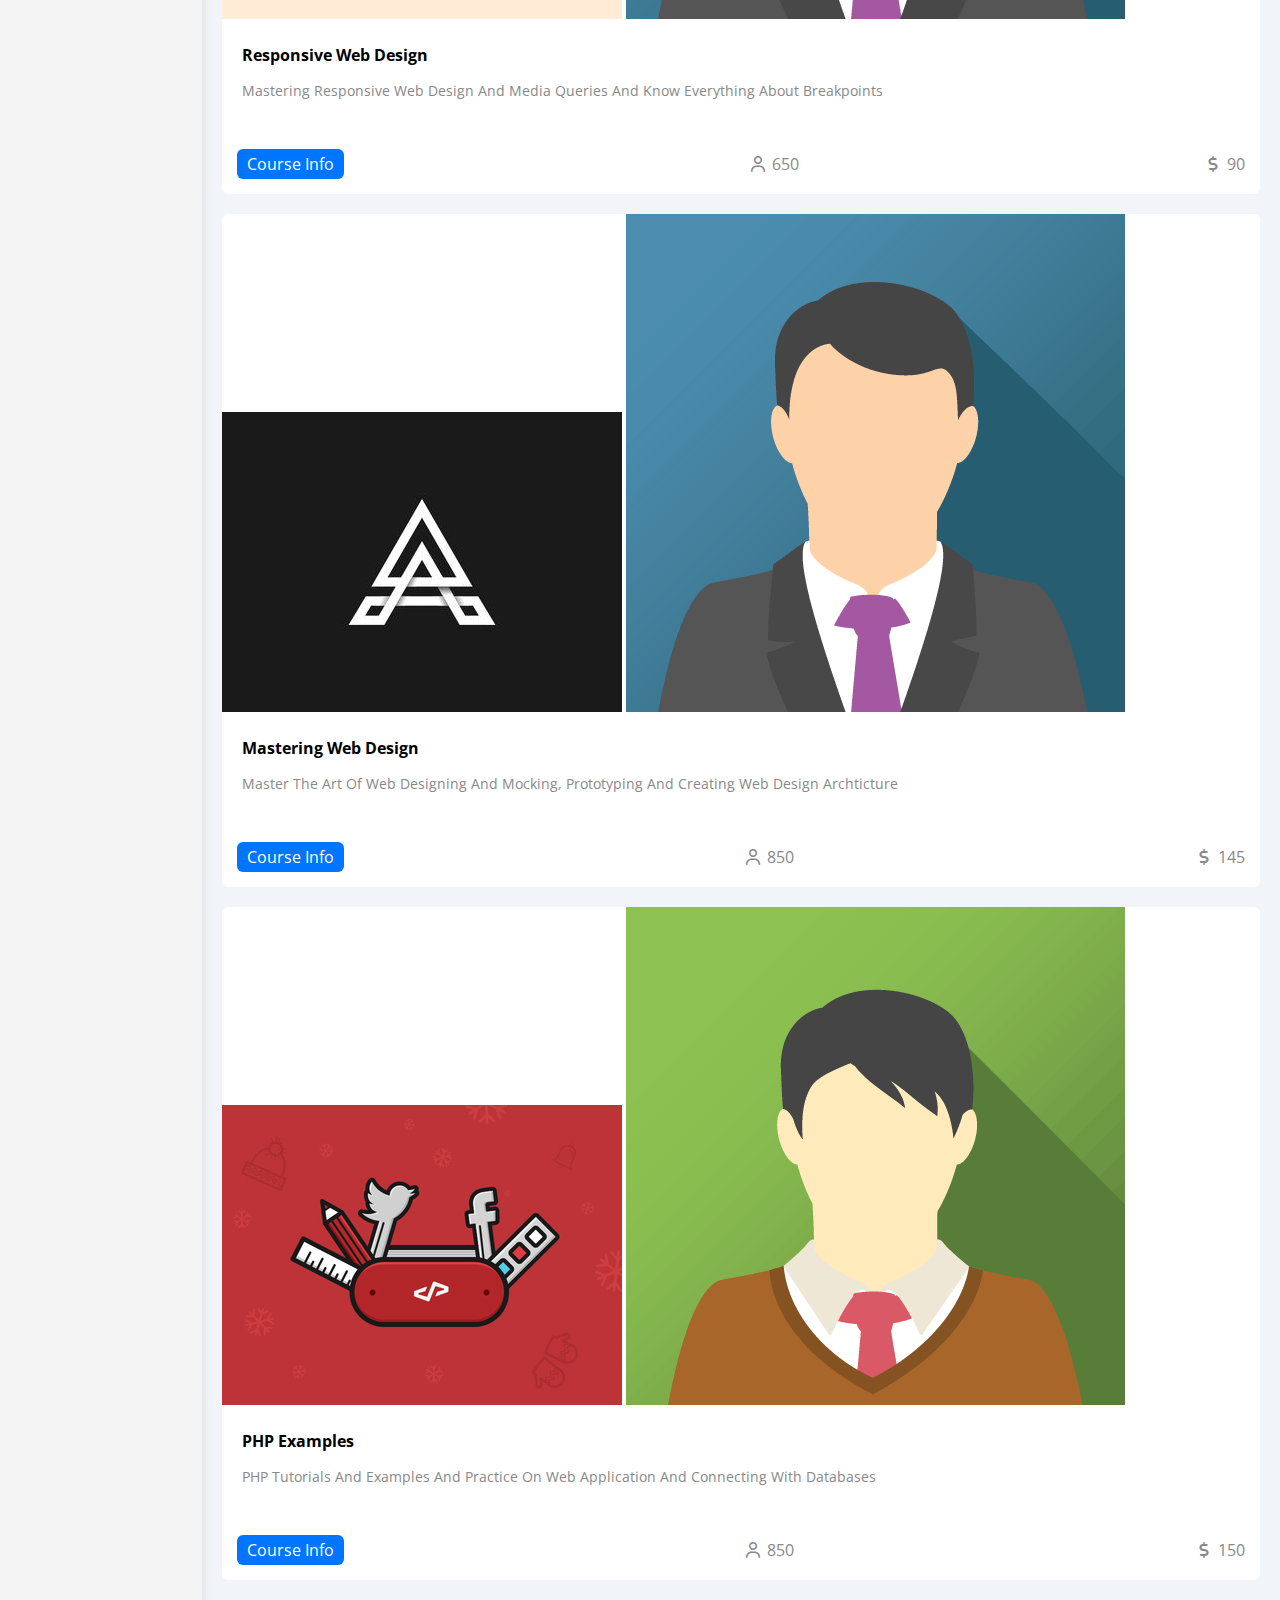
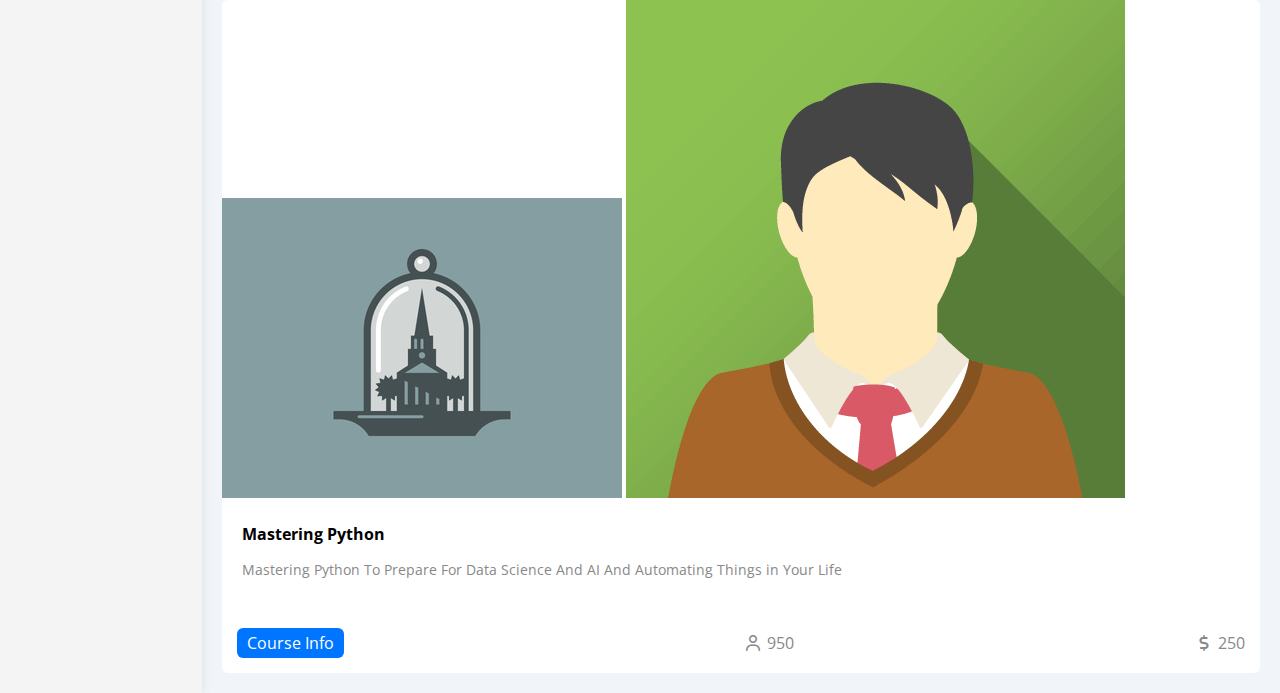
<file: courses.html>
<!DOCTYPE html>
<html lang="en">

<head>
    <meta charset="UTF-8" />
    <meta http-equiv="X-UA-Compatible" content="IE=edge" />
    <meta name="viewport" content="width=device-width, initial-scale=1.0" />
    <title>Profile</title>
    <link rel="stylesheet" href="css/all.min.css" />
    <link rel="stylesheet" href="css/framework.css" />
    <link rel="stylesheet" href="css/master.css" />
    <link rel="preconnect" href="https://fonts.googleapis.com" />
    <link rel="preconnect" href="https://fonts.gstatic.com" crossorigin />
    <link href="https://fonts.googleapis.com/css2?family=Open+Sans:wght@300;500&#038;display=swap" rel="stylesheet" />
</head>

<body>
    <div id="page" class="page d-flex ">
        <aside class="bg-white p-20 p-relative">
            <h3 class="p-relative txt-c mt-0">Mohab Ayman</h3>
            <ul>
                <li>
                    <a class=" d-flex align-center fs-14 c-black rad-6 p-10" href="index.html">
                        <i class="fa-regular fa-chart-bar fa-fw"></i>
                        <span>Dashboard</span>
                    </a>
                </li>
                <li>
                    <a class=" d-flex align-center fs-14 c-black rad-6 p-10" href="settings.html">
                        <i class="fa-solid fa-gear fa-fw"></i>
                        <span>Settings</span>
                    </a>
                </li>
                <li>
                    <a class="d-flex align-center fs-14 c-black rad-6 p-10" href="profile.html">
                        <i class="fa-regular fa-user fa-fw"></i>
                        <span>Profile</span>
                    </a>
                </li>
                <li>
                    <a class=" d-flex align-center fs-14 c-black rad-6 p-10" href="projects.html">
                        <i class="fa-solid fa-diagram-project fa-fw"></i>
                        <span>Projects</span>
                    </a>
                </li>
                <li class="active ">
                    <a class="active d-flex align-center fs-14 c-black rad-6 p-10" href="courses.html">
                        <i class="fa-solid fa-graduation-cap fa-fw"></i>
                        <span>Courses</span>
                    </a>
                </li>
                <li>
                    <a class="d-flex align-center fs-14 c-black rad-6 p-10" href="friends.html">
                        <i class="fa-regular fa-circle-user fa-fw"></i>
                        <span>Friends</span>
                    </a>
                </li>
                <li>
                    <a class="d-flex align-center fs-14 c-black rad-6 p-10" href="files.html">
                        <i class="fa-regular fa-file fa-fw"></i>
                        <span>Files</span>
                    </a>
                </li>
                <li>
                    <a class="d-flex align-center fs-14 c-black rad-6 p-10" href="plans.html">
                        <i class="fa-regular fa-credit-card fa-fw"></i>
                        <span>Plans</span>
                    </a>
                </li>
            </ul>
        </aside>
        <div class="content w-full">
            <!-- Start Header -->
            <header class="head bg-white p-15 between-flex">
                <div class="search p-relative">
                    <input class="p-10" type="search" placeholder="Type A Keyword" />
                </div>
                <div class="icons d-flex align-center">
                    <span class="notification p-relative">
                        <i class="fa-regular fa-bell fa-lg"></i>
                    </span>
                    <img decoding="async" src="imgs/Profile.jpg" alt="" />
                </div>
            </header>
            <!-- End Head -->
            <h1 class="p-relative">Courses</h1>
            <div class="courses-page d-grid m-20 gap-20">
                <div class="course bg-white rad-6 p-relative">
                    <img decoding="async" class="cover" src="imgs/course-01.jpg" alt="" />
                    <img decoding="async" class="instructor" src="imgs/team-01.png" alt="" />
                    <div class="p-20">
                        <h4 class="m-0">Mastering Web Design</h4>
                        <p class="description c-grey mt-15 fs-14">
                            Master The Art Of Web Designing And Mocking, Prototyping And Creating Web Design
                            Architecture
                        </p>
                    </div>
                    <div class="info p-15 p-relative between-flex">
                        <span class="title bg-blue c-white btn-shape">Course Info</span>
                        <span class="c-grey">
                            <i class="fa-regular fa-user"></i>
                            950
                        </span>
                        <span class="c-grey">
                            <i class="fa-solid fa-dollar-sign"></i>
                            165
                        </span>
                    </div>
                </div>
                <div class="course bg-white rad-6 p-relative">
                    <img decoding="async" class="cover" src="imgs/course-02.jpg" alt="" />
                    <img decoding="async" class="instructor" src="imgs/team-02.png" alt="" />
                    <div class="p-20">
                        <h4 class="m-0">Data Structure And Algorithms</h4>
                        <p class="description c-grey mt-15 fs-14">
                            Master The Art Of Data Strcuture And Famous Algorithms Like Sorting, Dividing And Conquering
                        </p>
                    </div>
                    <div class="info p-15 p-relative between-flex">
                        <span class="title bg-blue c-white btn-shape">Course Info</span>
                        <span class="c-grey"> <i class="fa-regular fa-user"></i> 1150</span>
                        <span class="c-grey"><i class="fa-solid fa-dollar-sign"></i> 210</span>
                    </div>
                </div>
                <div class="course bg-white rad-6 p-relative">
                    <img decoding="async" class="cover" src="imgs/course-03.jpg" alt="" />
                    <img decoding="async" class="instructor" src="imgs/team-01.png" alt="" />
                    <div class="p-20">
                        <h4 class="m-0">Responsive Web Design</h4>
                        <p class="description c-grey mt-15 fs-14">
                            Mastering Responsive Web Design And Media Queries And Know Everything About Breakpoints
                        </p>
                    </div>
                    <div class="info p-15 p-relative between-flex">
                        <span class="title bg-blue c-white btn-shape">Course Info</span>
                        <span class="c-grey"> <i class="fa-regular fa-user"></i> 650</span>
                        <span class="c-grey"><i class="fa-solid fa-dollar-sign"></i> 90</span>
                    </div>
                </div>
                <div class="course bg-white rad-6 p-relative">
                    <img decoding="async" class="cover" src="imgs/course-04.jpg" alt="" />
                    <img decoding="async" class="instructor" src="imgs/team-03.png" alt="" />
                    <div class="p-20">
                        <h4 class="m-0">Mastering Python</h4>
                        <p class="description c-grey mt-15 fs-14">
                            Mastering Python To Prepare For Data Science And AI And Automating Things in Your Life
                        </p>
                    </div>
                    <div class="info p-15 p-relative between-flex">
                        <span class="title bg-blue c-white btn-shape">Course Info</span>
                        <span class="c-grey"> <i class="fa-regular fa-user"></i> 950</span>
                        <span class="c-grey"><i class="fa-solid fa-dollar-sign"></i> 250</span>
                    </div>
                </div>
                <div class="course bg-white rad-6 p-relative">
                    <img decoding="async" class="cover" src="imgs/course-05.jpg" alt="" />
                    <img decoding="async" class="instructor" src="imgs/team-03.png" alt="" />
                    <div class="p-20">
                        <h4 class="m-0">PHP Examples</h4>
                        <p class="description c-grey mt-15 fs-14">
                            PHP Tutorials And Examples And Practice On Web Application And Connecting With Databases
                        </p>
                    </div>
                    <div class="info p-15 p-relative between-flex">
                        <span class="title bg-blue c-white btn-shape">Course Info</span>
                        <span class="c-grey"> <i class="fa-regular fa-user"></i> 850</span>
                        <span class="c-grey"><i class="fa-solid fa-dollar-sign"></i> 150</span>
                    </div>
                </div>
                <div class="course bg-white rad-6 p-relative">
                    <img decoding="async" class="cover" src="imgs/course-02.jpg" alt="" />
                    <img decoding="async" class="instructor" src="imgs/team-02.png" alt="" />
                    <div class="p-20">
                        <h4 class="m-0">Data Structure And Algorithms</h4>
                        <p class="description c-grey mt-15 fs-14">
                            Master The Art Of Data Strcuture And Famous Algorithms Like Sorting, Dividing And Conquering
                        </p>
                    </div>
                    <div class="info p-15 p-relative between-flex">
                        <span class="title bg-blue c-white btn-shape">Course Info</span>
                        <span class="c-grey"> <i class="fa-regular fa-user"></i> 1150</span>
                        <span class="c-grey"><i class="fa-solid fa-dollar-sign"></i> 210</span>
                    </div>
                </div>
                <div class="course bg-white rad-6 p-relative">
                    <img decoding="async" class="cover" src="imgs/course-03.jpg" alt="" />
                    <img decoding="async" class="instructor" src="imgs/team-01.png" alt="" />
                    <div class="p-20">
                        <h4 class="m-0">Responsive Web Design</h4>
                        <p class="description c-grey mt-15 fs-14">
                            Mastering Responsive Web Design And Media Queries And Know Everything About Breakpoints
                        </p>
                    </div>
                    <div class="info p-15 p-relative between-flex">
                        <span class="title bg-blue c-white btn-shape">Course Info</span>
                        <span class="c-grey"> <i class="fa-regular fa-user"></i> 650</span>
                        <span class="c-grey"><i class="fa-solid fa-dollar-sign"></i> 90</span>
                    </div>
                </div>
                <div class="course bg-white rad-6 p-relative">
                    <img decoding="async" class="cover" src="imgs/course-01.jpg" alt="" />
                    <img decoding="async" class="instructor" src="imgs/team-01.png" alt="" />
                    <div class="p-20">
                        <h4 class="m-0">Mastering Web Design</h4>
                        <p class="description c-grey mt-15 fs-14">
                            Master The Art Of Web Designing And Mocking, Prototyping And Creating Web Design Archticture
                        </p>
                    </div>
                    <div class="info p-15 p-relative between-flex">
                        <span class="title bg-blue c-white btn-shape">Course Info</span>
                        <span class="c-grey"> <i class="fa-regular fa-user"></i> 850</span>
                        <span class="c-grey"><i class="fa-solid fa-dollar-sign"></i> 145</span>
                    </div>
                </div>
                <div class="course bg-white rad-6 p-relative">
                    <img decoding="async" class="cover" src="imgs/course-05.jpg" alt="" />
                    <img decoding="async" class="instructor" src="imgs/team-03.png" alt="" />
                    <div class="p-20">
                        <h4 class="m-0">PHP Examples</h4>
                        <p class="description c-grey mt-15 fs-14">
                            PHP Tutorials And Examples And Practice On Web Application And Connecting With Databases
                        </p>
                    </div>
                    <div class="info p-15 p-relative between-flex">
                        <span class="title bg-blue c-white btn-shape">Course Info</span>
                        <span class="c-grey"> <i class="fa-regular fa-user"></i> 850</span>
                        <span class="c-grey"><i class="fa-solid fa-dollar-sign"></i> 150</span>
                    </div>
                </div>
                <div class="course bg-white rad-6 p-relative">
                    <img decoding="async" class="cover" src="imgs/course-04.jpg" alt="" />
                    <img decoding="async" class="instructor" src="imgs/team-03.png" alt="" />
                    <div class="p-20">
                        <h4 class="m-0">Mastering Python</h4>
                        <p class="description c-grey mt-15 fs-14">
                            Mastering Python To Prepare For Data Science And AI And Automating Things in Your Life
                        </p>
                    </div>
                    <div class="info p-15 p-relative between-flex">
                        <span class="title bg-blue c-white btn-shape">Course Info</span>
                        <span class="c-grey"> <i class="fa-regular fa-user"></i> 950</span>
                        <span class="c-grey"><i class="fa-solid fa-dollar-sign"></i> 250</span>
                    </div>
                </div>
            </div>
        </div>
    </div>
</body>

</html>
</file>
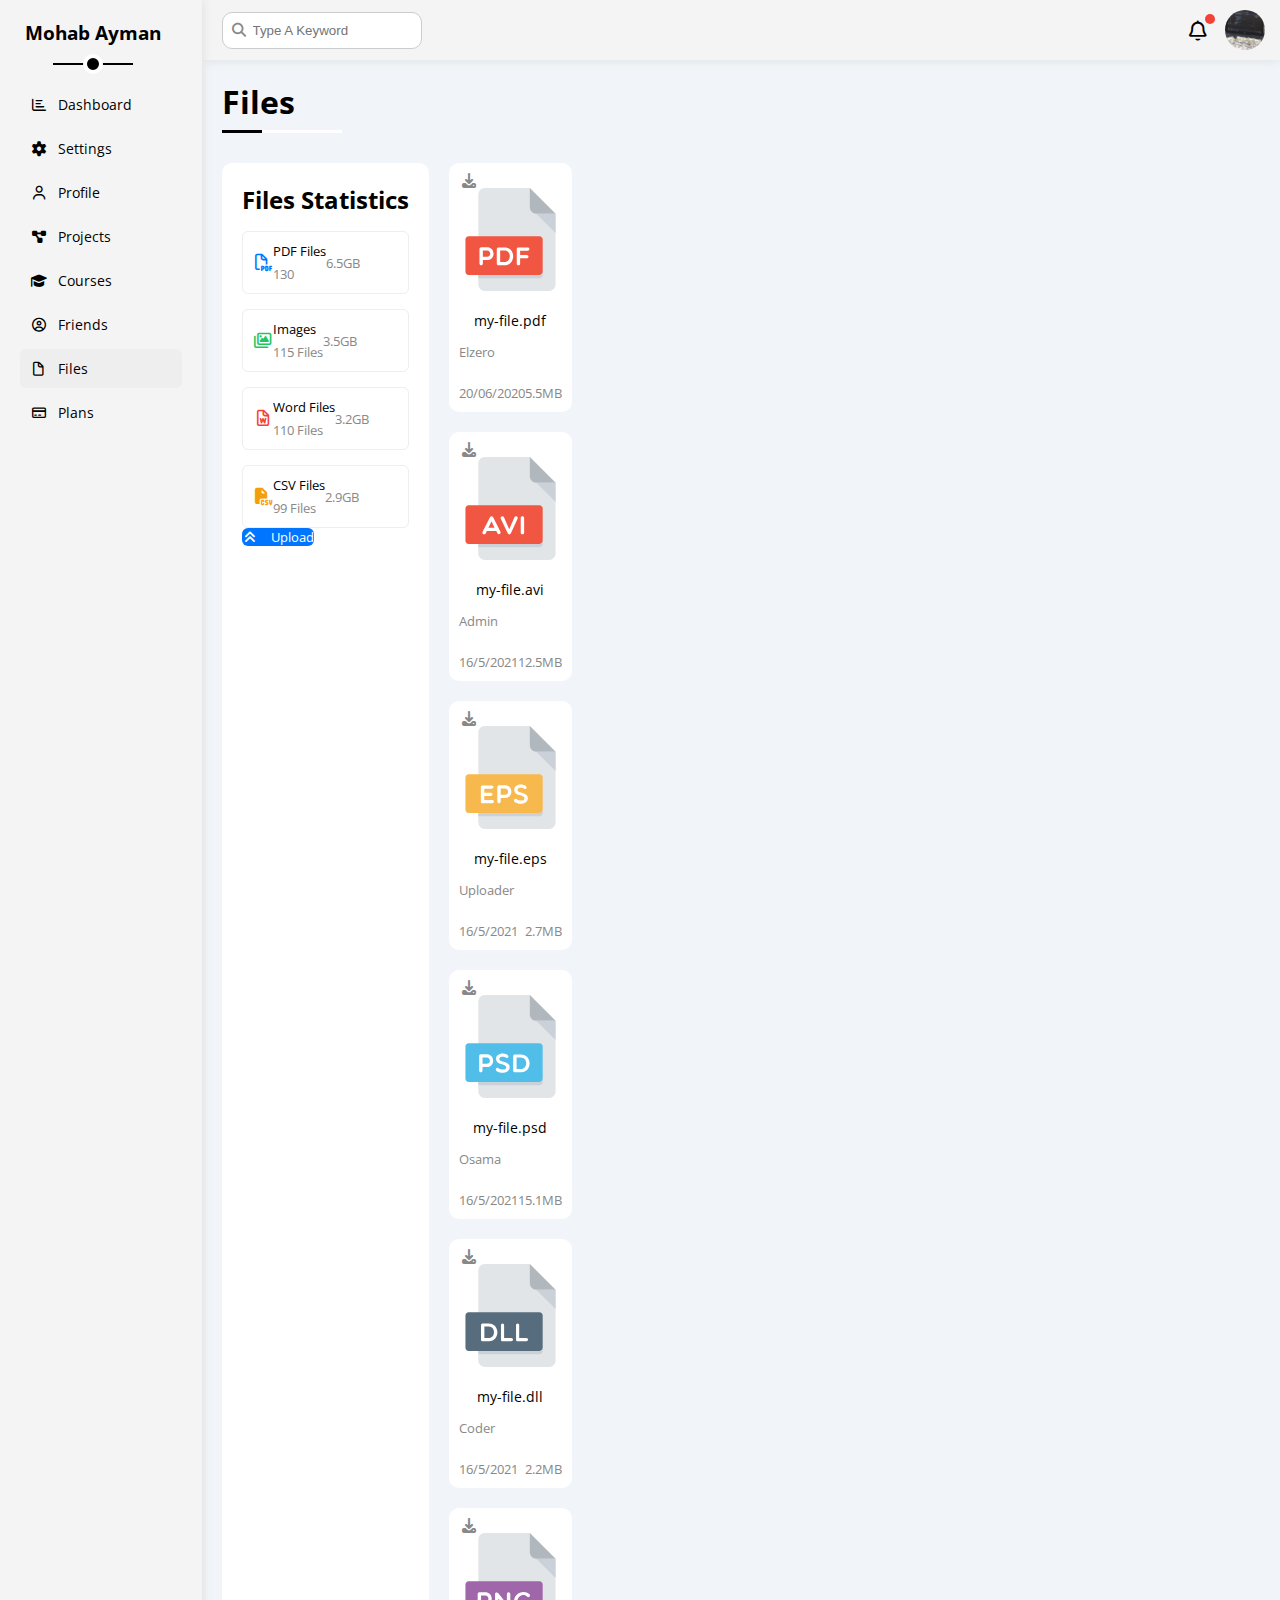
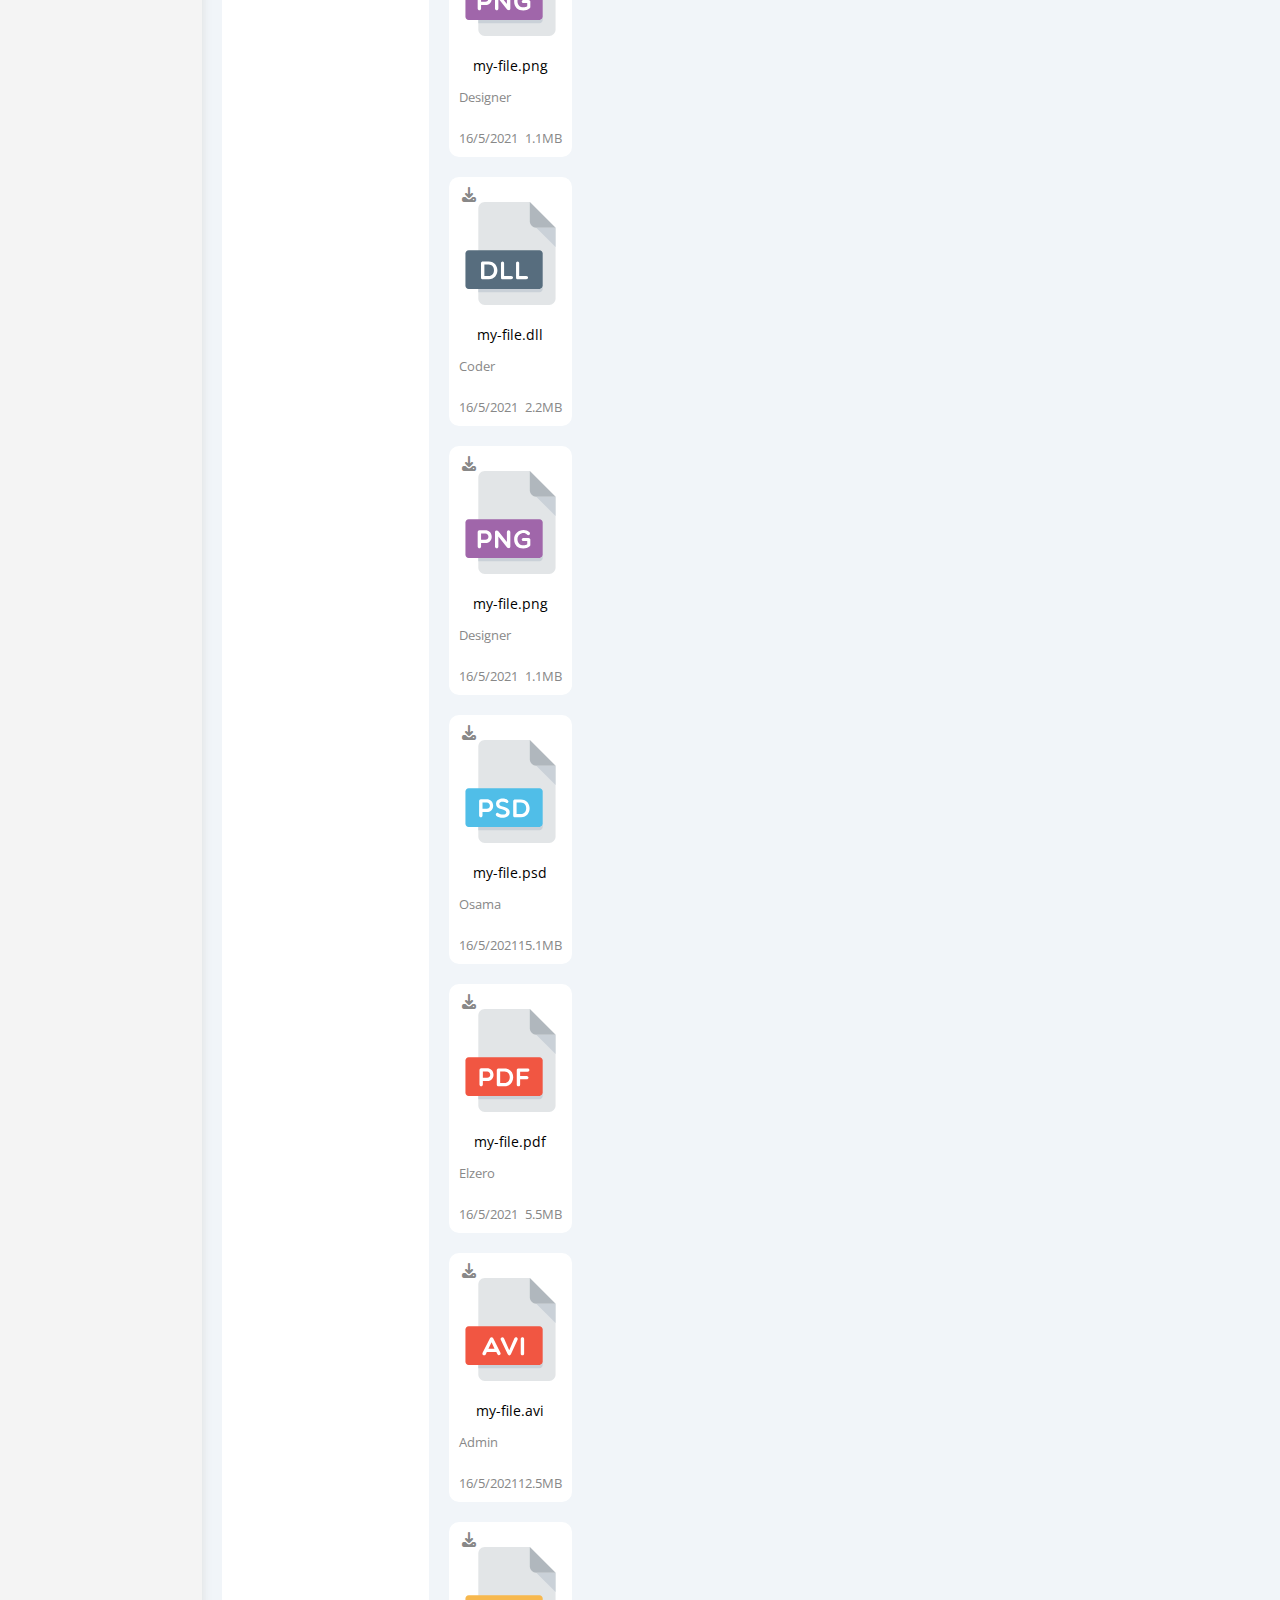
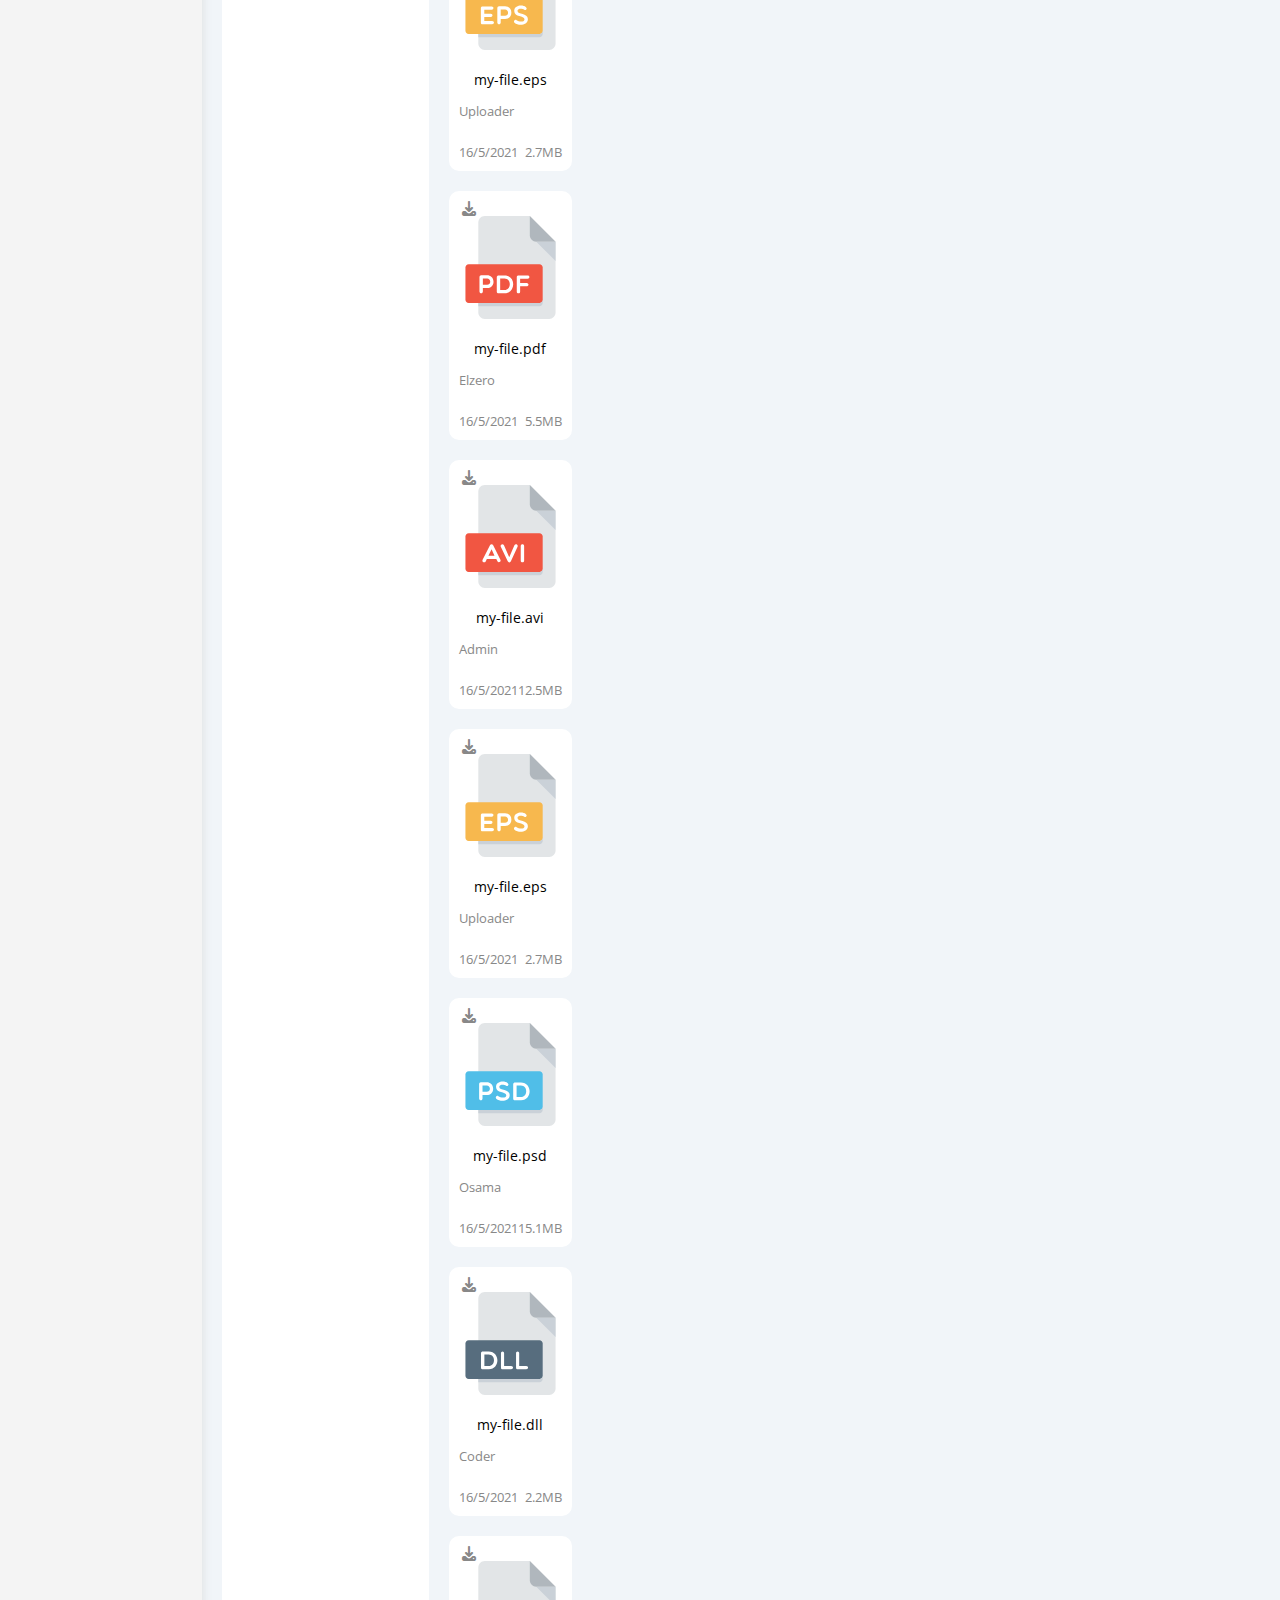
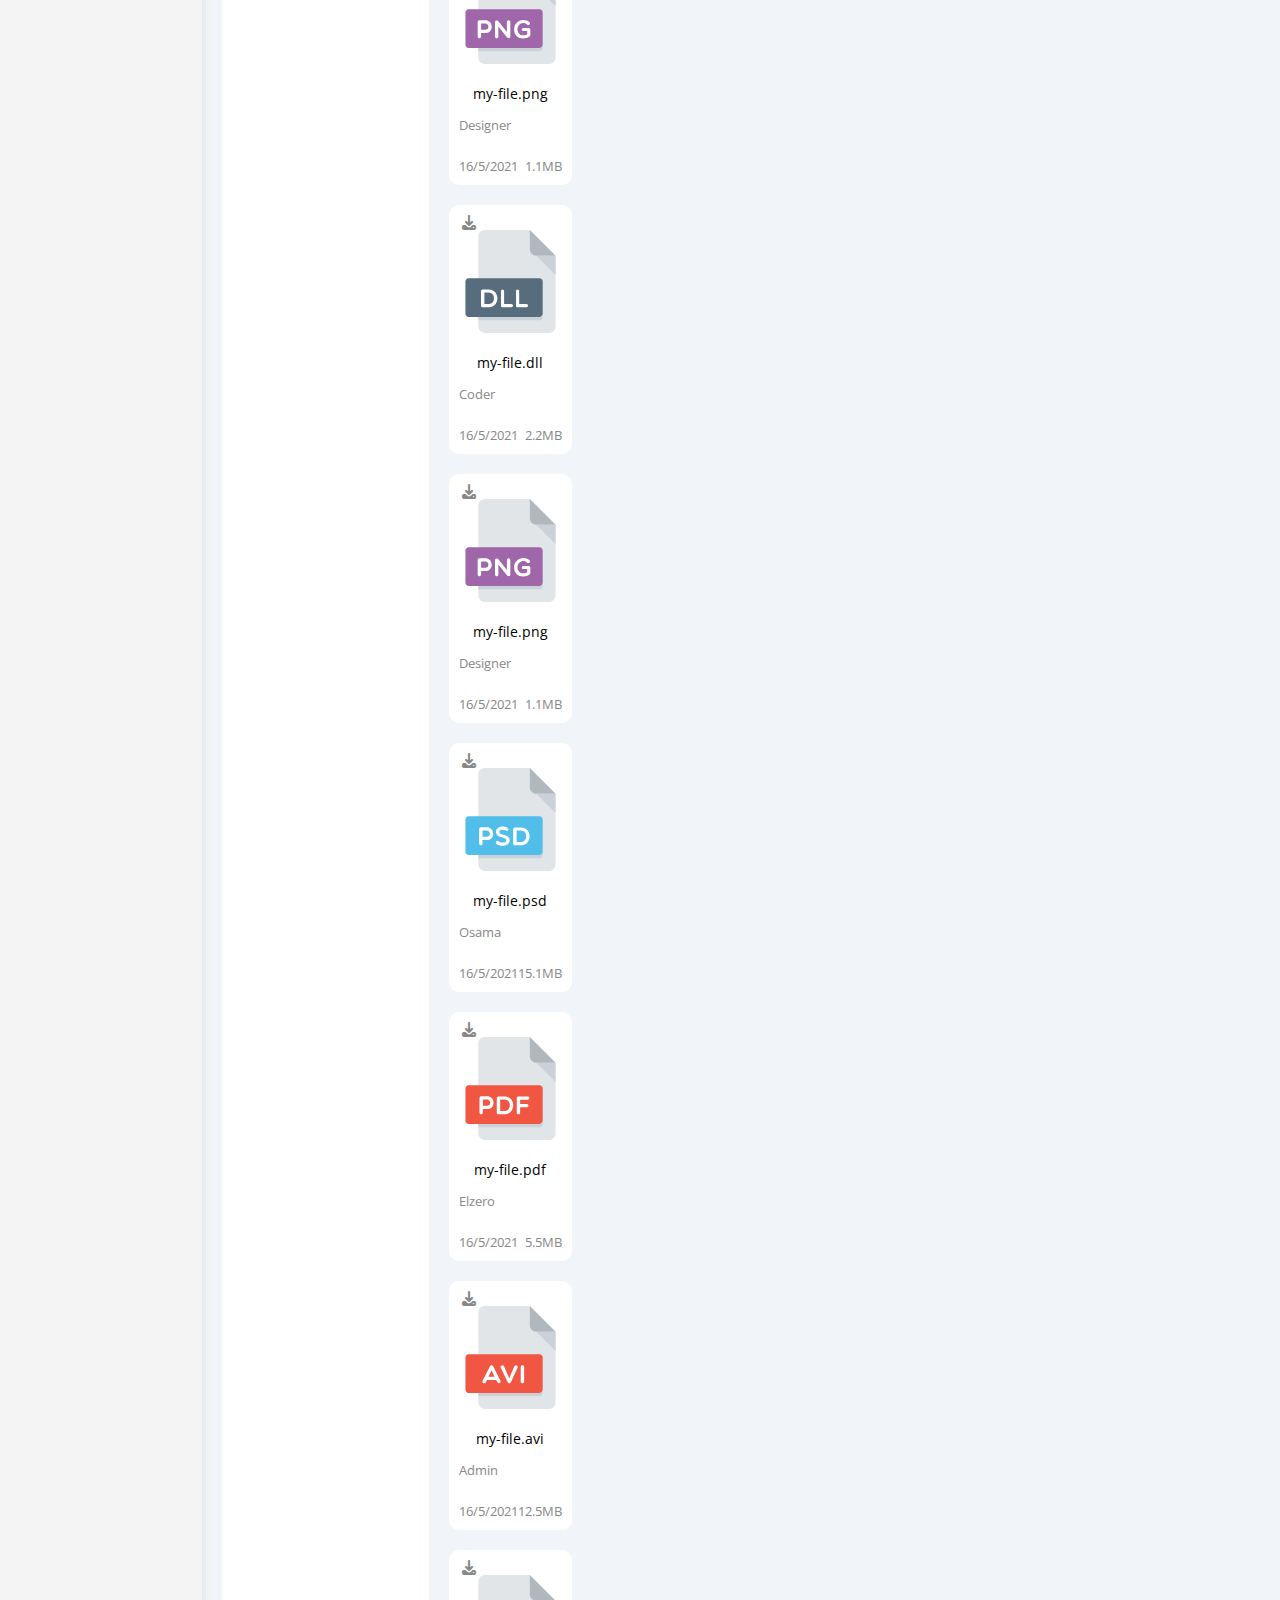
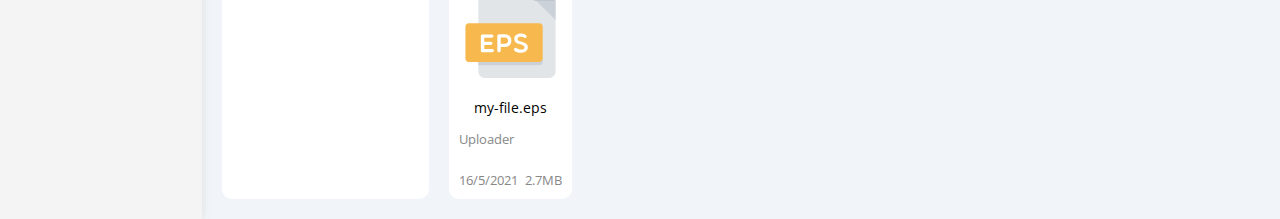
<file: files.html>
<!DOCTYPE html>
<html lang="en">

<head>
    <meta charset="UTF-8" />
    <meta http-equiv="X-UA-Compatible" content="IE=edge" />
    <meta name="viewport" content="width=device-width, initial-scale=1.0" />
    <title>Profile</title>
    <link rel="stylesheet" href="css/all.min.css" />
    <link rel="stylesheet" href="css/framework.css" />
    <link rel="stylesheet" href="css/master.css" />
    <link rel="preconnect" href="https://fonts.googleapis.com" />
    <link rel="preconnect" href="https://fonts.gstatic.com" crossorigin />
    <link href="https://fonts.googleapis.com/css2?family=Open+Sans:wght@300;500&#038;display=swap" rel="stylesheet" />
</head>

<body>
    <div id="page" class="page d-flex ">
        <aside class="bg-white p-20 p-relative">
            <h3 class="p-relative txt-c mt-0">Mohab Ayman</h3>
            <ul>
                <li>
                    <a class=" d-flex align-center fs-14 c-black rad-6 p-10" href="index.html">
                        <i class="fa-regular fa-chart-bar fa-fw"></i>
                        <span>Dashboard</span>
                    </a>
                </li>
                <li>
                    <a class=" d-flex align-center fs-14 c-black rad-6 p-10" href="settings.html">
                        <i class="fa-solid fa-gear fa-fw"></i>
                        <span>Settings</span>
                    </a>
                </li>
                <li>
                    <a class="d-flex align-center fs-14 c-black rad-6 p-10" href="profile.html">
                        <i class="fa-regular fa-user fa-fw"></i>
                        <span>Profile</span>
                    </a>
                </li>
                <li>
                    <a class=" d-flex align-center fs-14 c-black rad-6 p-10" href="projects.html">
                        <i class="fa-solid fa-diagram-project fa-fw"></i>
                        <span>Projects</span>
                    </a>
                </li>
                <li>
                    <a class=" d-flex align-center fs-14 c-black rad-6 p-10" href="courses.html">
                        <i class="fa-solid fa-graduation-cap fa-fw"></i>
                        <span>Courses</span>
                    </a>
                </li>
                <li>
                    <a class=" d-flex align-center fs-14 c-black rad-6 p-10" href="friends.html">
                        <i class="fa-regular fa-circle-user fa-fw"></i>
                        <span>Friends</span>
                    </a>
                </li>
                <li class="active ">
                    <a class="active d-flex align-center fs-14 c-black rad-6 p-10" href="files.html">
                        <i class="fa-regular fa-file fa-fw"></i>
                        <span>Files</span>
                    </a>
                </li>
                <li>
                    <a class="d-flex align-center fs-14 c-black rad-6 p-10" href="plans.html">
                        <i class="fa-regular fa-credit-card fa-fw"></i>
                        <span>Plans</span>
                    </a>
                </li>
            </ul>
        </aside>
        <div class="content w-full">
            <!-- Start Header -->
            <header class="head bg-white p-15 between-flex">
                <div class="search p-relative">
                    <input class="p-10" type="search" placeholder="Type A Keyword" />
                </div>
                <div class="icons d-flex align-center">
                    <span class="notification p-relative">
                        <i class="fa-regular fa-bell fa-lg"></i>
                    </span>
                    <img decoding="async" src="imgs/Profile.jpg" alt="" />
                </div>
            </header>
            <!-- End Head -->
            <h1 class="p-relative">Files</h1>
            <div class="files-page d-flex m-20 gap-20">
                <div class="files-stats p-20 bg-white rad-10">
                    <h2 class="mt-0 mb-15 txt-c-mobile">Files Statistics</h2>
                    <div class="d-flex align-center border-eee p-10 rad-6 mb-15 fs-13">
                        <i class="fa-regular fa-file-pdf fa-lg blue center-flex c-blue icon"></i>
                        <div class="info">
                            <span>PDF Files</span>
                            <span class="c-grey d-block mt-5">130</span>
                        </div>
                        <div class="size c-grey">6.5GB</div>
                    </div>
                    <div class="d-flex align-center border-eee p-10 rad-6 mb-15 fs-13">
                        <i class="fa-regular fa-images fa-lg green center-flex c-green icon"></i>
                        <div class="info">
                            <span>Images</span>
                            <span class="c-grey d-block mt-5">115 Files</span>
                        </div>
                        <div class="size c-grey">3.5GB</div>
                    </div>
                    <div class="d-flex align-center border-eee p-10 rad-6 mb-15 fs-13">
                        <i class="fa-regular fa-file-word fa-lg red center-flex c-red icon"></i>
                        <div class="info">
                            <span>Word Files</span>
                            <span class="c-grey d-block mt-5">110 Files</span>
                        </div>
                        <div class="size c-grey">3.2GB</div>
                    </div>
                    <div class="d-flex align-center border-eee p-10 rad-6 fs-13">
                        <i class="fa-solid fa-file-csv fa-lg orange center-flex c-orange icon"></i>
                        <div class="info">
                            <span>CSV Files</span>
                            <span class="c-grey d-block mt-5">99 Files</span>
                        </div>
                        <div class="size c-grey">2.9GB</div>
                    </div>
                    <a class="upload bg-blue c-white fs-13 rad-6 d-block w-fit" href="#">
                        <i class="fa-solid fa-angles-up mr-10"></i>
                        Upload
                    </a>
                </div>
                <div class="files-content d-grid gap-20">
                    <div class="file bg-white p-10 rad-10">
                        <i class="fa-solid fa-download c-grey p-absolute"></i>
                        <div class="icon txt-c">
                            <img decoding="async" class="mt-15 mb-15" src="imgs/pdf.svg" alt="" />
                        </div>
                        <div class="txt-c mb-10 fs-14">my-file.pdf</div>
                        <p class="c-grey fs-13">Elzero</p>
                        <div class="info between-flex mt-10 pt-10 fs-13 c-grey">
                            <span>20/06/2020</span>
                            <span>5.5MB</span>
                        </div>
                    </div>
                    <div class="file bg-white p-10 rad-10">
                        <i class="fa-solid fa-download c-grey p-absolute"></i>
                        <div class="icon txt-c">
                            <img decoding="async" class="mt-15 mb-15" src="imgs/avi (1).svg" alt="" />
                        </div>
                        <div class="txt-c mb-10 fs-14">my-file.avi</div>
                        <p class="c-grey fs-13">Admin</p>
                        <div class="info between-flex mt-10 pt-10 fs-13 c-grey">
                            <span>16/5/2021</span>
                            <span>12.5MB</span>
                        </div>
                    </div>
                    <div class="file bg-white p-10 rad-10">
                        <i class="fa-solid fa-download c-grey p-absolute"></i>
                        <div class="icon txt-c">
                            <img decoding="async" class="mt-15 mb-15" src="imgs/eps.svg" alt="" />
                        </div>
                        <div class="txt-c mb-10 fs-14">my-file.eps</div>
                        <p class="c-grey fs-13">Uploader</p>
                        <div class="info between-flex mt-10 pt-10 fs-13 c-grey">
                            <span>16/5/2021</span>
                            <span>2.7MB</span>
                        </div>
                    </div>
                    <div class="file bg-white p-10 rad-10">
                        <i class="fa-solid fa-download c-grey p-absolute"></i>
                        <div class="icon txt-c">
                            <img decoding="async" class="mt-15 mb-15" src="imgs/psd.svg" alt="" />
                        </div>
                        <div class="txt-c mb-10 fs-14">my-file.psd</div>
                        <p class="c-grey fs-13">Osama</p>
                        <div class="info between-flex mt-10 pt-10 fs-13 c-grey">
                            <span>16/5/2021</span>
                            <span>15.1MB</span>
                        </div>
                    </div>
                    <div class="file bg-white p-10 rad-10">
                        <i class="fa-solid fa-download c-grey p-absolute"></i>
                        <div class="icon txt-c">
                            <img decoding="async" class="mt-15 mb-15" src="imgs/dll.svg" alt="" />
                        </div>
                        <div class="txt-c mb-10 fs-14">my-file.dll</div>
                        <p class="c-grey fs-13">Coder</p>
                        <div class="info between-flex mt-10 pt-10 fs-13 c-grey">
                            <span>16/5/2021</span>
                            <span>2.2MB</span>
                        </div>
                    </div>
                    <div class="file bg-white p-10 rad-10">
                        <i class="fa-solid fa-download c-grey p-absolute"></i>
                        <div class="icon txt-c">
                            <img decoding="async" class="mt-15 mb-15" src="imgs/png.svg" alt="" />
                        </div>
                        <div class="txt-c mb-10 fs-14">my-file.png</div>
                        <p class="c-grey fs-13">Designer</p>
                        <div class="info between-flex mt-10 pt-10 fs-13 c-grey">
                            <span>16/5/2021</span>
                            <span>1.1MB</span>
                        </div>
                    </div>
                    <div class="file bg-white p-10 rad-10">
                        <i class="fa-solid fa-download c-grey p-absolute"></i>
                        <div class="icon txt-c">
                            <img decoding="async" class="mt-15 mb-15" src="imgs/dll.svg" alt="" />
                        </div>
                        <div class="txt-c mb-10 fs-14">my-file.dll</div>
                        <p class="c-grey fs-13">Coder</p>
                        <div class="info between-flex mt-10 pt-10 fs-13 c-grey">
                            <span>16/5/2021</span>
                            <span>2.2MB</span>
                        </div>
                    </div>
                    <div class="file bg-white p-10 rad-10">
                        <i class="fa-solid fa-download c-grey p-absolute"></i>
                        <div class="icon txt-c">
                            <img decoding="async" class="mt-15 mb-15" src="imgs/png.svg" alt="" />
                        </div>
                        <div class="txt-c mb-10 fs-14">my-file.png</div>
                        <p class="c-grey fs-13">Designer</p>
                        <div class="info between-flex mt-10 pt-10 fs-13 c-grey">
                            <span>16/5/2021</span>
                            <span>1.1MB</span>
                        </div>
                    </div>
                    <div class="file bg-white p-10 rad-10">
                        <i class="fa-solid fa-download c-grey p-absolute"></i>
                        <div class="icon txt-c">
                            <img decoding="async" class="mt-15 mb-15" src="imgs/psd.svg" alt="" />
                        </div>
                        <div class="txt-c mb-10 fs-14">my-file.psd</div>
                        <p class="c-grey fs-13">Osama</p>
                        <div class="info between-flex mt-10 pt-10 fs-13 c-grey">
                            <span>16/5/2021</span>
                            <span>15.1MB</span>
                        </div>
                    </div>
                    <div class="file bg-white p-10 rad-10">
                        <i class="fa-solid fa-download c-grey p-absolute"></i>
                        <div class="icon txt-c">
                            <img decoding="async" class="mt-15 mb-15" src="imgs/pdf.svg" alt="" />
                        </div>
                        <div class="txt-c mb-10 fs-14">my-file.pdf</div>
                        <p class="c-grey fs-13">Elzero</p>
                        <div class="info between-flex mt-10 pt-10 fs-13 c-grey">
                            <span>16/5/2021</span>
                            <span>5.5MB</span>
                        </div>
                    </div>
                    <div class="file bg-white p-10 rad-10">
                        <i class="fa-solid fa-download c-grey p-absolute"></i>
                        <div class="icon txt-c">
                            <img decoding="async" class="mt-15 mb-15" src="imgs/avi (1).svg" alt="" />
                        </div>
                        <div class="txt-c mb-10 fs-14">my-file.avi</div>
                        <p class="c-grey fs-13">Admin</p>
                        <div class="info between-flex mt-10 pt-10 fs-13 c-grey">
                            <span>16/5/2021</span>
                            <span>12.5MB</span>
                        </div>
                    </div>
                    <div class="file bg-white p-10 rad-10">
                        <i class="fa-solid fa-download c-grey p-absolute"></i>
                        <div class="icon txt-c">
                            <img decoding="async" class="mt-15 mb-15" src="imgs/eps.svg" alt="" />
                        </div>
                        <div class="txt-c mb-10 fs-14">my-file.eps</div>
                        <p class="c-grey fs-13">Uploader</p>
                        <div class="info between-flex mt-10 pt-10 fs-13 c-grey">
                            <span>16/5/2021</span>
                            <span>2.7MB</span>
                        </div>
                    </div>
                    <div class="file bg-white p-10 rad-10">
                        <i class="fa-solid fa-download c-grey p-absolute"></i>
                        <div class="icon txt-c">
                            <img decoding="async" class="mt-15 mb-15" src="imgs/pdf.svg" alt="" />
                        </div>
                        <div class="txt-c mb-10 fs-14">my-file.pdf</div>
                        <p class="c-grey fs-13">Elzero</p>
                        <div class="info between-flex mt-10 pt-10 fs-13 c-grey">
                            <span>16/5/2021</span>
                            <span>5.5MB</span>
                        </div>
                    </div>
                    <div class="file bg-white p-10 rad-10">
                        <i class="fa-solid fa-download c-grey p-absolute"></i>
                        <div class="icon txt-c">
                            <img decoding="async" class="mt-15 mb-15" src="imgs/avi (1).svg" alt="" />
                        </div>
                        <div class="txt-c mb-10 fs-14">my-file.avi</div>
                        <p class="c-grey fs-13">Admin</p>
                        <div class="info between-flex mt-10 pt-10 fs-13 c-grey">
                            <span>16/5/2021</span>
                            <span>12.5MB</span>
                        </div>
                    </div>
                    <div class="file bg-white p-10 rad-10">
                        <i class="fa-solid fa-download c-grey p-absolute"></i>
                        <div class="icon txt-c">
                            <img decoding="async" class="mt-15 mb-15" src="imgs/eps.svg" alt="" />
                        </div>
                        <div class="txt-c mb-10 fs-14">my-file.eps</div>
                        <p class="c-grey fs-13">Uploader</p>
                        <div class="info between-flex mt-10 pt-10 fs-13 c-grey">
                            <span>16/5/2021</span>
                            <span>2.7MB</span>
                        </div>
                    </div>
                    <div class="file bg-white p-10 rad-10">
                        <i class="fa-solid fa-download c-grey p-absolute"></i>
                        <div class="icon txt-c">
                            <img decoding="async" class="mt-15 mb-15" src="imgs/psd.svg" alt="" />
                        </div>
                        <div class="txt-c mb-10 fs-14">my-file.psd</div>
                        <p class="c-grey fs-13">Osama</p>
                        <div class="info between-flex mt-10 pt-10 fs-13 c-grey">
                            <span>16/5/2021</span>
                            <span>15.1MB</span>
                        </div>
                    </div>
                    <div class="file bg-white p-10 rad-10">
                        <i class="fa-solid fa-download c-grey p-absolute"></i>
                        <div class="icon txt-c">
                            <img decoding="async" class="mt-15 mb-15" src="imgs/dll.svg" alt="" />
                        </div>
                        <div class="txt-c mb-10 fs-14">my-file.dll</div>
                        <p class="c-grey fs-13">Coder</p>
                        <div class="info between-flex mt-10 pt-10 fs-13 c-grey">
                            <span>16/5/2021</span>
                            <span>2.2MB</span>
                        </div>
                    </div>
                    <div class="file bg-white p-10 rad-10">
                        <i class="fa-solid fa-download c-grey p-absolute"></i>
                        <div class="icon txt-c">
                            <img decoding="async" class="mt-15 mb-15" src="imgs/png.svg" alt="" />
                        </div>
                        <div class="txt-c mb-10 fs-14">my-file.png</div>
                        <p class="c-grey fs-13">Designer</p>
                        <div class="info between-flex mt-10 pt-10 fs-13 c-grey">
                            <span>16/5/2021</span>
                            <span>1.1MB</span>
                        </div>
                    </div>
                    <div class="file bg-white p-10 rad-10">
                        <i class="fa-solid fa-download c-grey p-absolute"></i>
                        <div class="icon txt-c">
                            <img decoding="async" class="mt-15 mb-15" src="imgs/dll.svg" alt="" />
                        </div>
                        <div class="txt-c mb-10 fs-14">my-file.dll</div>
                        <p class="c-grey fs-13">Coder</p>
                        <div class="info between-flex mt-10 pt-10 fs-13 c-grey">
                            <span>16/5/2021</span>
                            <span>2.2MB</span>
                        </div>
                    </div>
                    <div class="file bg-white p-10 rad-10">
                        <i class="fa-solid fa-download c-grey p-absolute"></i>
                        <div class="icon txt-c">
                            <img decoding="async" class="mt-15 mb-15" src="imgs/png.svg" alt="" />
                        </div>
                        <div class="txt-c mb-10 fs-14">my-file.png</div>
                        <p class="c-grey fs-13">Designer</p>
                        <div class="info between-flex mt-10 pt-10 fs-13 c-grey">
                            <span>16/5/2021</span>
                            <span>1.1MB</span>
                        </div>
                    </div>
                    <div class="file bg-white p-10 rad-10">
                        <i class="fa-solid fa-download c-grey p-absolute"></i>
                        <div class="icon txt-c">
                            <img decoding="async" class="mt-15 mb-15" src="imgs/psd.svg" alt="" />
                        </div>
                        <div class="txt-c mb-10 fs-14">my-file.psd</div>
                        <p class="c-grey fs-13">Osama</p>
                        <div class="info between-flex mt-10 pt-10 fs-13 c-grey">
                            <span>16/5/2021</span>
                            <span>15.1MB</span>
                        </div>
                    </div>
                    <div class="file bg-white p-10 rad-10">
                        <i class="fa-solid fa-download c-grey p-absolute"></i>
                        <div class="icon txt-c">
                            <img decoding="async" class="mt-15 mb-15" src="imgs/pdf.svg" alt="" />
                        </div>
                        <div class="txt-c mb-10 fs-14">my-file.pdf</div>
                        <p class="c-grey fs-13">Elzero</p>
                        <div class="info between-flex mt-10 pt-10 fs-13 c-grey">
                            <span>16/5/2021</span>
                            <span>5.5MB</span>
                        </div>
                    </div>
                    <div class="file bg-white p-10 rad-10">
                        <i class="fa-solid fa-download c-grey p-absolute"></i>
                        <div class="icon txt-c">
                            <img decoding="async" class="mt-15 mb-15" src="imgs/avi (1).svg" alt="" />
                        </div>
                        <div class="txt-c mb-10 fs-14">my-file.avi</div>
                        <p class="c-grey fs-13">Admin</p>
                        <div class="info between-flex mt-10 pt-10 fs-13 c-grey">
                            <span>16/5/2021</span>
                            <span>12.5MB</span>
                        </div>
                    </div>
                    <div class="file bg-white p-10 rad-10">
                        <i class="fa-solid fa-download c-grey p-absolute"></i>
                        <div class="icon txt-c">
                            <img decoding="async" class="mt-15 mb-15" src="imgs/eps.svg" alt="" />
                        </div>
                        <div class="txt-c mb-10 fs-14">my-file.eps</div>
                        <p class="c-grey fs-13">Uploader</p>
                        <div class="info between-flex mt-10 pt-10 fs-13 c-grey">
                            <span>16/5/2021</span>
                            <span>2.7MB</span>
                        </div>
                    </div>
                </div>
            </div>
        </div>
    </div>
</body>

</html>
</file>
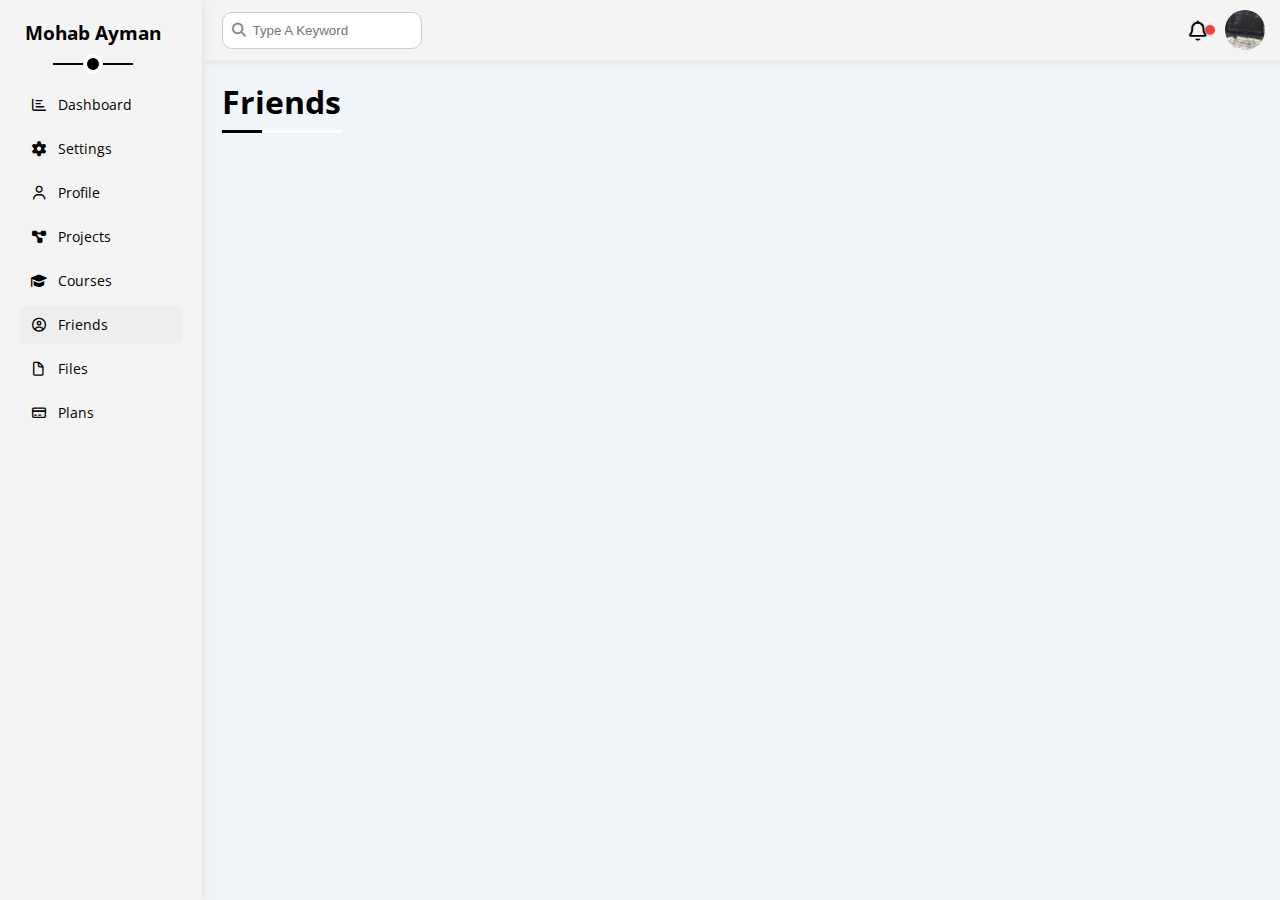
<file: friends.html>
<html lang="en">

<head>
    <meta charset="UTF-8" />
    <meta http-equiv="X-UA-Compatible" content="IE=edge" />
    <meta name="viewport" content="width=device-width, initial-scale=1.0" />
    <title>Profile</title>
    <link rel="stylesheet" href="css/all.min.css" />
    <link rel="stylesheet" href="css/framework.css" />
    <link rel="stylesheet" href="css/master.css" />
    <link rel="preconnect" href="https://fonts.googleapis.com" />
    <link rel="preconnect" href="https://fonts.gstatic.com" crossorigin />
    <link href="https://fonts.googleapis.com/css2?family=Open+Sans:wght@300;500&#038;display=swap" rel="stylesheet" />
</head>

<body>
    <div id="page" class="page d-flex ">
        <aside class="bg-white p-20 p-relative">
            <h3 class="p-relative txt-c mt-0">Mohab Ayman</h3>
            <ul>
                <li>
                    <a class=" d-flex align-center fs-14 c-black rad-6 p-10" href="index.html">
                        <i class="fa-regular fa-chart-bar fa-fw"></i>
                        <span>Dashboard</span>
                    </a>
                </li>
                <li>
                    <a class=" d-flex align-center fs-14 c-black rad-6 p-10" href="settings.html">
                        <i class="fa-solid fa-gear fa-fw"></i>
                        <span>Settings</span>
                    </a>
                </li>
                <li>
                    <a class="d-flex align-center fs-14 c-black rad-6 p-10" href="profile.html">
                        <i class="fa-regular fa-user fa-fw"></i>
                        <span>Profile</span>
                    </a>
                </li>
                <li>
                    <a class=" d-flex align-center fs-14 c-black rad-6 p-10" href="projects.html">
                        <i class="fa-solid fa-diagram-project fa-fw"></i>
                        <span>Projects</span>
                    </a>
                </li>
                <li>
                    <a class=" d-flex align-center fs-14 c-black rad-6 p-10" href="courses.html">
                        <i class="fa-solid fa-graduation-cap fa-fw"></i>
                        <span>Courses</span>
                    </a>
                </li>
                <li class="active ">
                    <a class="active d-flex align-center fs-14 c-black rad-6 p-10" href="friends.html">
                        <i class="fa-regular fa-circle-user fa-fw"></i>
                        <span>Friends</span>
                    </a>
                </li>
                <li>
                    <a class="d-flex align-center fs-14 c-black rad-6 p-10" href="files.html">
                        <i class="fa-regular fa-file fa-fw"></i>
                        <span>Files</span>
                    </a>
                </li>
                <li>
                    <a class="d-flex align-center fs-14 c-black rad-6 p-10" href="plans.html">
                        <i class="fa-regular fa-credit-card fa-fw"></i>
                        <span>Plans</span>
                    </a>
                </li>
            </ul>
        </aside>
        <div class="content w-full">
            <!-- Start Header -->
            <header class="head bg-white p-15 between-flex">
                <div class="search p-relative">
                    <input class="p-10" type="search" placeholder="Type A Keyword" />
                </div>
                <div class="icons d-flex align-center">
                    <span class="notification p-relative">
                        <i class="fa-regular fa-bell fa-lg"></i>
                    </span>
                    <img decoding="async" src="imgs/Profile.jpg" alt="" />
                </div>
            </header>
            <!-- End Head -->
            <h1 class="p-relative">Friends</h1>
            <div class="friends-page d-grid m-20 gap-20">

            </div>
        </div>
    </div>
</body>

</html>
</file>
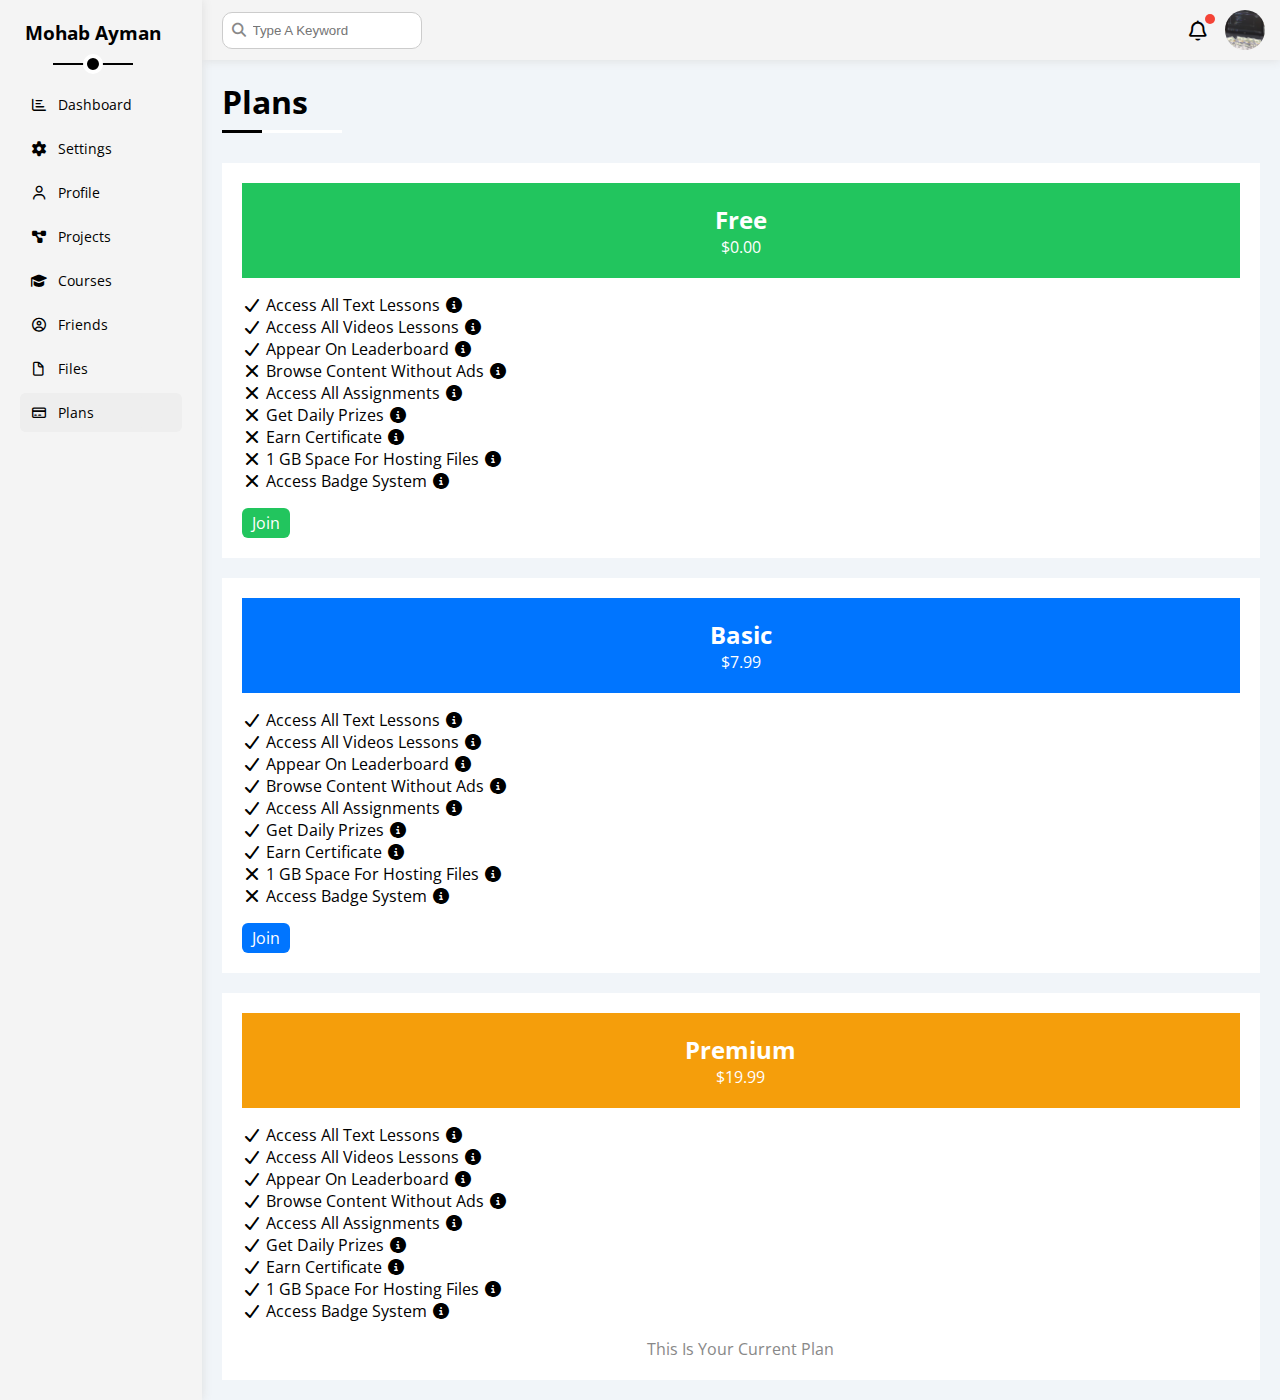
<file: plans.html>
<!DOCTYPE html>
<html lang="en">

<head>
    <meta charset="UTF-8" />
    <meta http-equiv="X-UA-Compatible" content="IE=edge" />
    <meta name="viewport" content="width=device-width, initial-scale=1.0" />
    <title>Profile</title>
    <link rel="stylesheet" href="css/all.min.css" />
    <link rel="stylesheet" href="css/framework.css" />
    <link rel="stylesheet" href="css/master.css" />
    <link rel="preconnect" href="https://fonts.googleapis.com" />
    <link rel="preconnect" href="https://fonts.gstatic.com" crossorigin />
    <link href="https://fonts.googleapis.com/css2?family=Open+Sans:wght@300;500&#038;display=swap" rel="stylesheet" />
</head>

<body>
    <div id="page" class="page d-flex ">
        <aside class="bg-white p-20 p-relative">
            <h3 class="p-relative txt-c mt-0">Mohab Ayman</h3>
            <ul>
                <li>
                    <a class=" d-flex align-center fs-14 c-black rad-6 p-10" href="index.html">
                        <i class="fa-regular fa-chart-bar fa-fw"></i>
                        <span>Dashboard</span>
                    </a>
                </li>
                <li>
                    <a class=" d-flex align-center fs-14 c-black rad-6 p-10" href="settings.html">
                        <i class="fa-solid fa-gear fa-fw"></i>
                        <span>Settings</span>
                    </a>
                </li>
                <li>
                    <a class="d-flex align-center fs-14 c-black rad-6 p-10" href="profile.html">
                        <i class="fa-regular fa-user fa-fw"></i>
                        <span>Profile</span>
                    </a>
                </li>
                <li>
                    <a class=" d-flex align-center fs-14 c-black rad-6 p-10" href="projects.html">
                        <i class="fa-solid fa-diagram-project fa-fw"></i>
                        <span>Projects</span>
                    </a>
                </li>
                <li>
                    <a class=" d-flex align-center fs-14 c-black rad-6 p-10" href="courses.html">
                        <i class="fa-solid fa-graduation-cap fa-fw"></i>
                        <span>Courses</span>
                    </a>
                </li>
                <li>
                    <a class=" d-flex align-center fs-14 c-black rad-6 p-10" href="friends.html">
                        <i class="fa-regular fa-circle-user fa-fw"></i>
                        <span>Friends</span>
                    </a>
                </li>
                <li>
                    <a class=" d-flex align-center fs-14 c-black rad-6 p-10" href="files.html">
                        <i class="fa-regular fa-file fa-fw"></i>
                        <span>Files</span>
                    </a>
                </li>
                <li class="active ">
                    <a class="active d-flex align-center fs-14 c-black rad-6 p-10" href="plans.html">
                        <i class="fa-regular fa-credit-card fa-fw"></i>
                        <span>Plans</span>
                    </a>
                </li>
            </ul>
        </aside>
        <div class="content w-full">
            <!-- Start Header -->
            <header class="head bg-white p-15 between-flex">
                <div class="search p-relative">
                    <input class="p-10" type="search" placeholder="Type A Keyword" />
                </div>
                <div class="icons d-flex align-center">
                    <span class="notification p-relative">
                        <i class="fa-regular fa-bell fa-lg"></i>
                    </span>
                    <img decoding="async" src="imgs/Profile.jpg" alt="" />
                </div>
            </header>
            <!-- End Head -->
            <h1 class="p-relative">Plans</h1>
            <div class="plans-page d-grid m-20 gap-20">
                <div class="plan green bg-white p-20">
                    <div class="top bg-green txt-c p-20">
                        <h2 class="m-0 c-white">Free</h2>
                        <div class="price c-white"><span>$</span>0.00</div>
                    </div>
                    <ul>
                        <li>
                            <i class="fa-solid fa-check fa-fw yes"></i>
                            <span>Access All Text Lessons</span>
                            <i class="fa-solid fa-circle-info help"></i>
                        </li>
                        <li>
                            <i class="fa-solid fa-check fa-fw yes"></i>
                            <span>Access All Videos Lessons</span>
                            <i class="fa-solid fa-circle-info help"></i>
                        </li>
                        <li>
                            <i class="fa-solid fa-check fa-fw yes"></i>
                            <span>Appear On Leaderboard</span>
                            <i class="fa-solid fa-circle-info help"></i>
                        </li>
                        <li>
                            <i class="fa-solid fa-xmark fa-fw"></i>
                            <span>Browse Content Without Ads</span>
                            <i class="fa-solid fa-circle-info help"></i>
                        </li>
                        <li>
                            <i class="fa-solid fa-xmark fa-fw"></i>
                            <span>Access All Assignments</span>
                            <i class="fa-solid fa-circle-info help"></i>
                        </li>
                        <li>
                            <i class="fa-solid fa-xmark fa-fw"></i>
                            <span>Get Daily Prizes</span>
                            <i class="fa-solid fa-circle-info help"></i>
                        </li>
                        <li>
                            <i class="fa-solid fa-xmark fa-fw"></i>
                            <span>Earn Certificate</span>
                            <i class="fa-solid fa-circle-info help"></i>
                        </li>
                        <li>
                            <i class="fa-solid fa-xmark fa-fw"></i>
                            <span>1 GB Space For Hosting Files</span>
                            <i class="fa-solid fa-circle-info help"></i>
                        </li>
                        <li>
                            <i class="fa-solid fa-xmark fa-fw"></i>
                            <span>Access Badge System</span>
                            <i class="fa-solid fa-circle-info help"></i>
                        </li>
                    </ul>
                    <a href="#" class="btn-shape bg-green c-white d-block w-fit">Join</a>
                </div>
                <!-- Start Plan -->
                <div class="plan blue bg-white p-20">
                    <div class="top bg-blue txt-c p-20">
                        <h2 class="m-0 c-white">Basic</h2>
                        <div class="price c-white"><span>$</span>7.99</div>
                    </div>
                    <ul class="list-none p-0">
                        <li>
                            <i class="fa-solid fa-check fa-fw yes"></i>
                            <span>Access All Text Lessons</span>
                            <i class="fa-solid fa-circle-info help"></i>
                        </li>
                        <li>
                            <i class="fa-solid fa-check fa-fw yes"></i>
                            <span>Access All Videos Lessons</span>
                            <i class="fa-solid fa-circle-info help"></i>
                        </li>
                        <li>
                            <i class="fa-solid fa-check fa-fw yes"></i>
                            <span>Appear On Leaderboard</span>
                            <i class="fa-solid fa-circle-info help"></i>
                        </li>
                        <li>
                            <i class="fa-solid fa-check fa-fw yes"></i>
                            <span>Browse Content Without Ads</span>
                            <i class="fa-solid fa-circle-info help"></i>
                        </li>
                        <li>
                            <i class="fa-solid fa-check fa-fw yes"></i>
                            <span>Access All Assignments</span>
                            <i class="fa-solid fa-circle-info help"></i>
                        </li>
                        <li>
                            <i class="fa-solid fa-check fa-fw yes"></i>
                            <span>Get Daily Prizes</span>
                            <i class="fa-solid fa-circle-info help"></i>
                        </li>
                        <li>
                            <i class="fa-solid fa-check fa-fw yes"></i>
                            <span>Earn Certificate</span>
                            <i class="fa-solid fa-circle-info help"></i>
                        </li>
                        <li>
                            <i class="fa-solid fa-xmark fa-fw"></i>
                            <span>1 GB Space For Hosting Files</span>
                            <i class="fa-solid fa-circle-info help"></i>
                        </li>
                        <li>
                            <i class="fa-solid fa-xmark fa-fw"></i>
                            <span>Access Badge System</span>
                            <i class="fa-solid fa-circle-info help"></i>
                        </li>
                    </ul>
                    <a href="#" class="btn-shape bg-blue c-white d-block w-fit">Join</a>
                </div>
                <!-- End Plan -->
                <!-- Start Plan -->
                <div class="plan orange bg-white p-20">
                    <div class="top bg-orange txt-c p-20">
                        <h2 class="m-0 c-white">Premium</h2>
                        <div class="price c-white"><span>$</span>19.99</div>
                    </div>
                    <ul class="list-none p-0">
                        <li>
                            <i class="fa-solid fa-check fa-fw yes"></i>
                            <span>Access All Text Lessons</span>
                            <i class="fa-solid fa-circle-info help"></i>
                        </li>
                        <li>
                            <i class="fa-solid fa-check fa-fw yes"></i>
                            <span>Access All Videos Lessons</span>
                            <i class="fa-solid fa-circle-info help"></i>
                        </li>
                        <li>
                            <i class="fa-solid fa-check fa-fw yes"></i>
                            <span>Appear On Leaderboard</span>
                            <i class="fa-solid fa-circle-info help"></i>
                        </li>
                        <li>
                            <i class="fa-solid fa-check fa-fw yes"></i>
                            <span>Browse Content Without Ads</span>
                            <i class="fa-solid fa-circle-info help"></i>
                        </li>
                        <li>
                            <i class="fa-solid fa-check fa-fw yes"></i>
                            <span>Access All Assignments</span>
                            <i class="fa-solid fa-circle-info help"></i>
                        </li>
                        <li>
                            <i class="fa-solid fa-check fa-fw yes"></i>
                            <span>Get Daily Prizes</span>
                            <i class="fa-solid fa-circle-info help"></i>
                        </li>
                        <li>
                            <i class="fa-solid fa-check fa-fw yes"></i>
                            <span>Earn Certificate</span>
                            <i class="fa-solid fa-circle-info help"></i>
                        </li>
                        <li>
                            <i class="fa-solid fa-check fa-fw yes"></i>
                            <span>1 GB Space For Hosting Files</span>
                            <i class="fa-solid fa-circle-info help"></i>
                        </li>
                        <li>
                            <i class="fa-solid fa-check fa-fw yes"></i>
                            <span>Access Badge System</span>
                            <i class="fa-solid fa-circle-info help"></i>
                        </li>
                    </ul>
                    <p class="c-grey m-0 txt-c">This Is Your Current Plan</p>
                </div>
                <!-- End Plan -->
            </div>
        </div>
    </div>
</body>

</html>
</file>
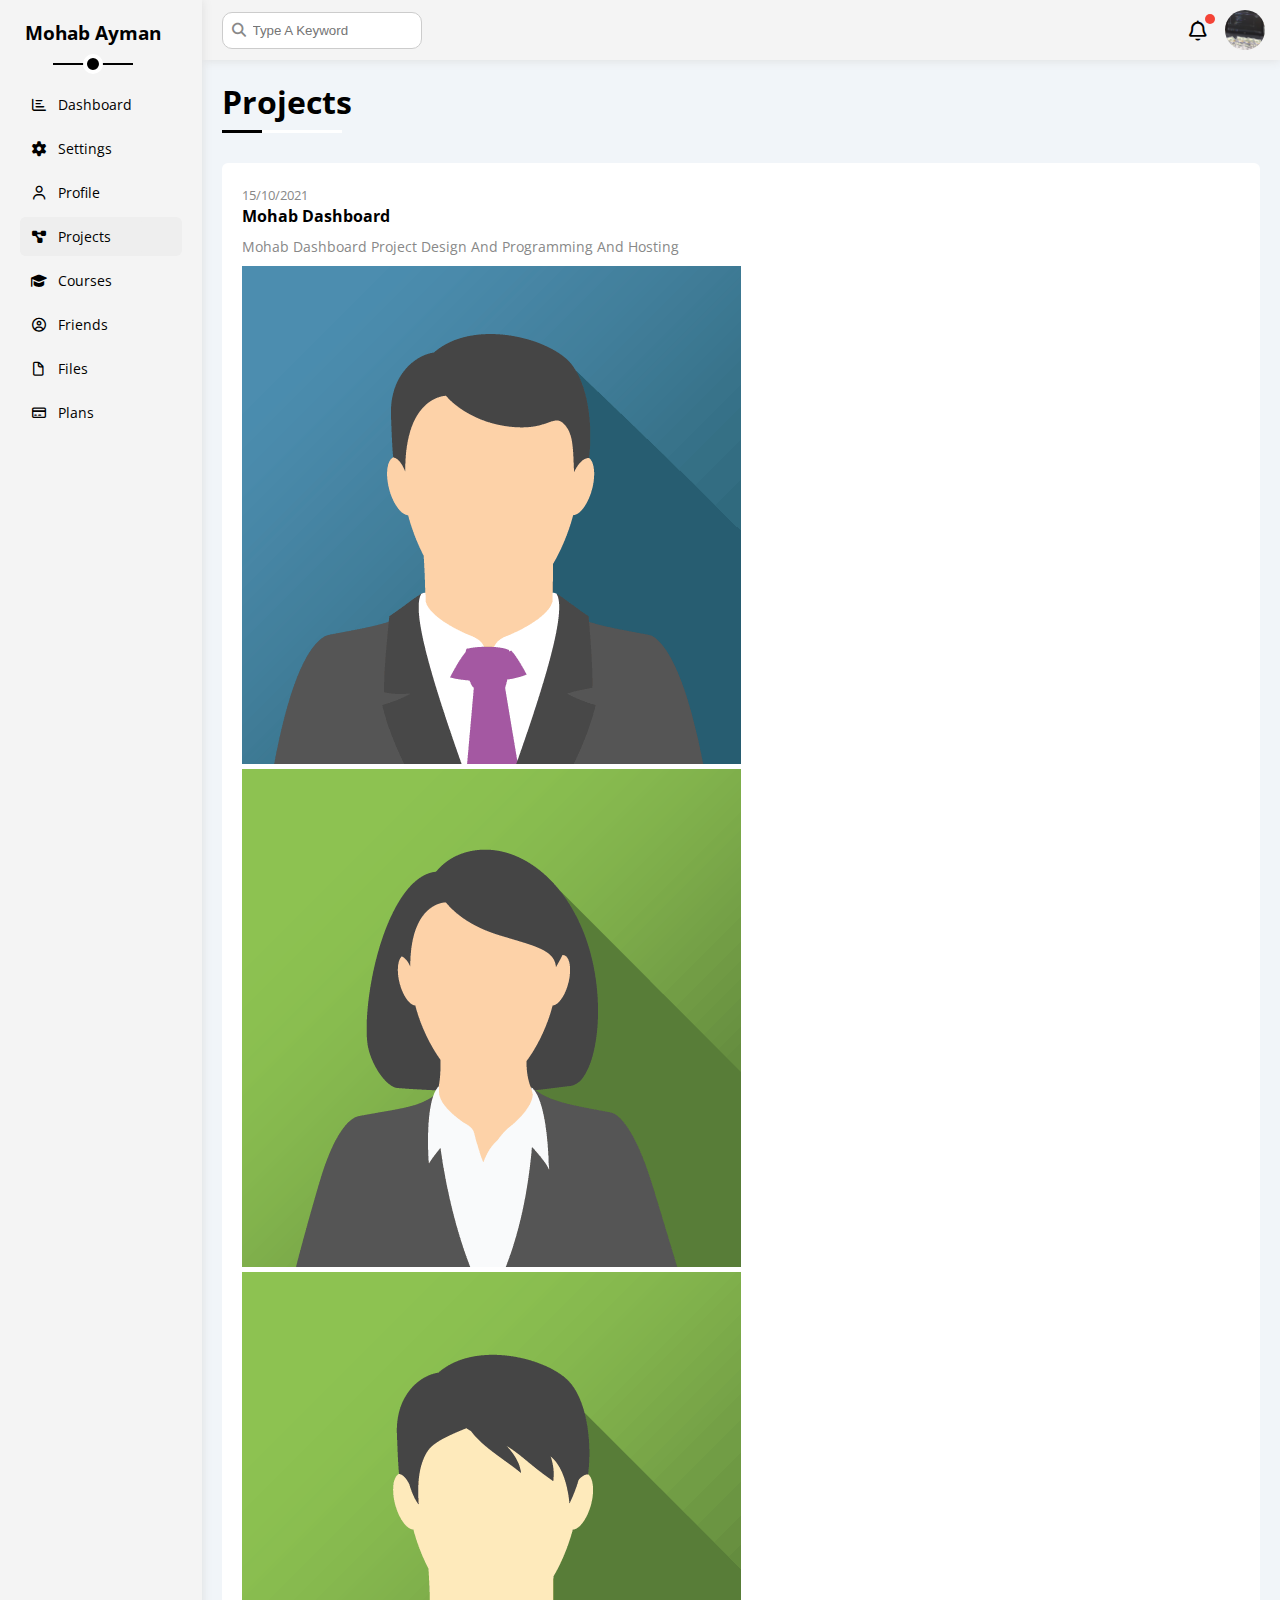
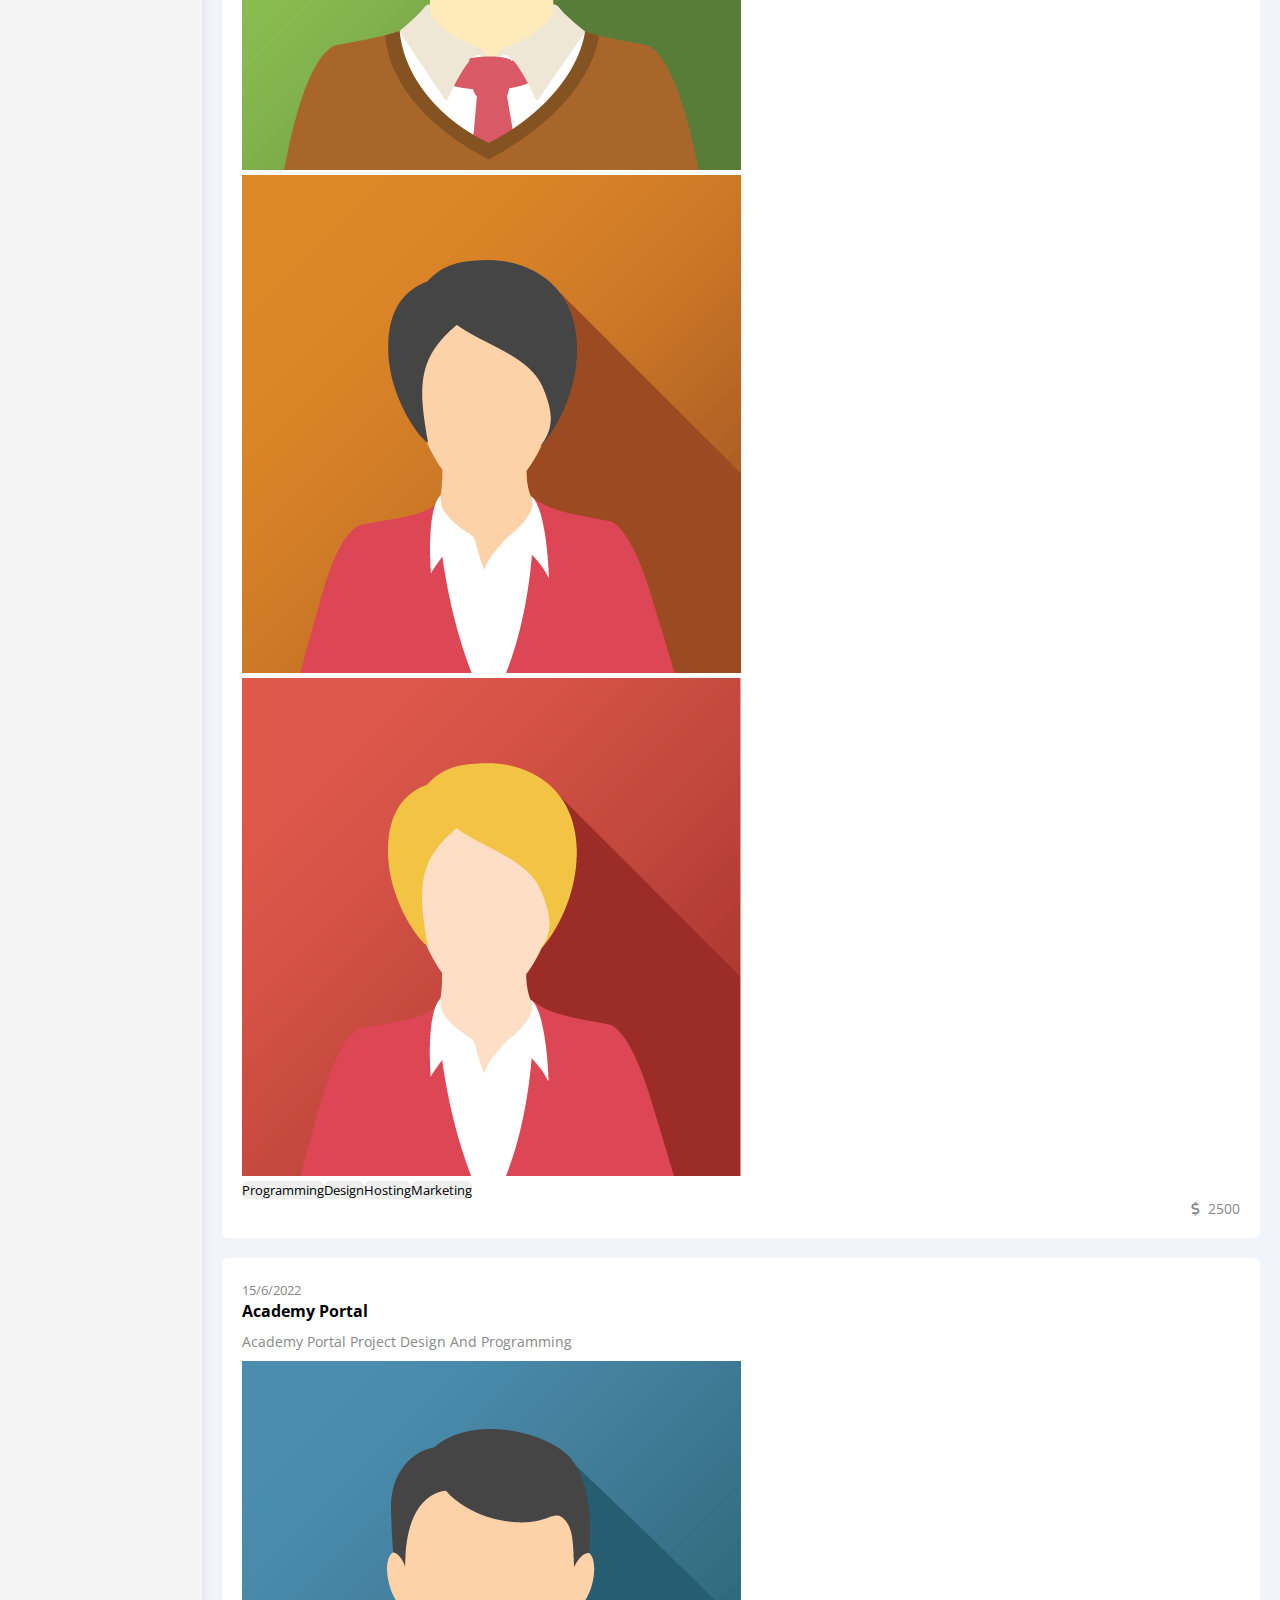
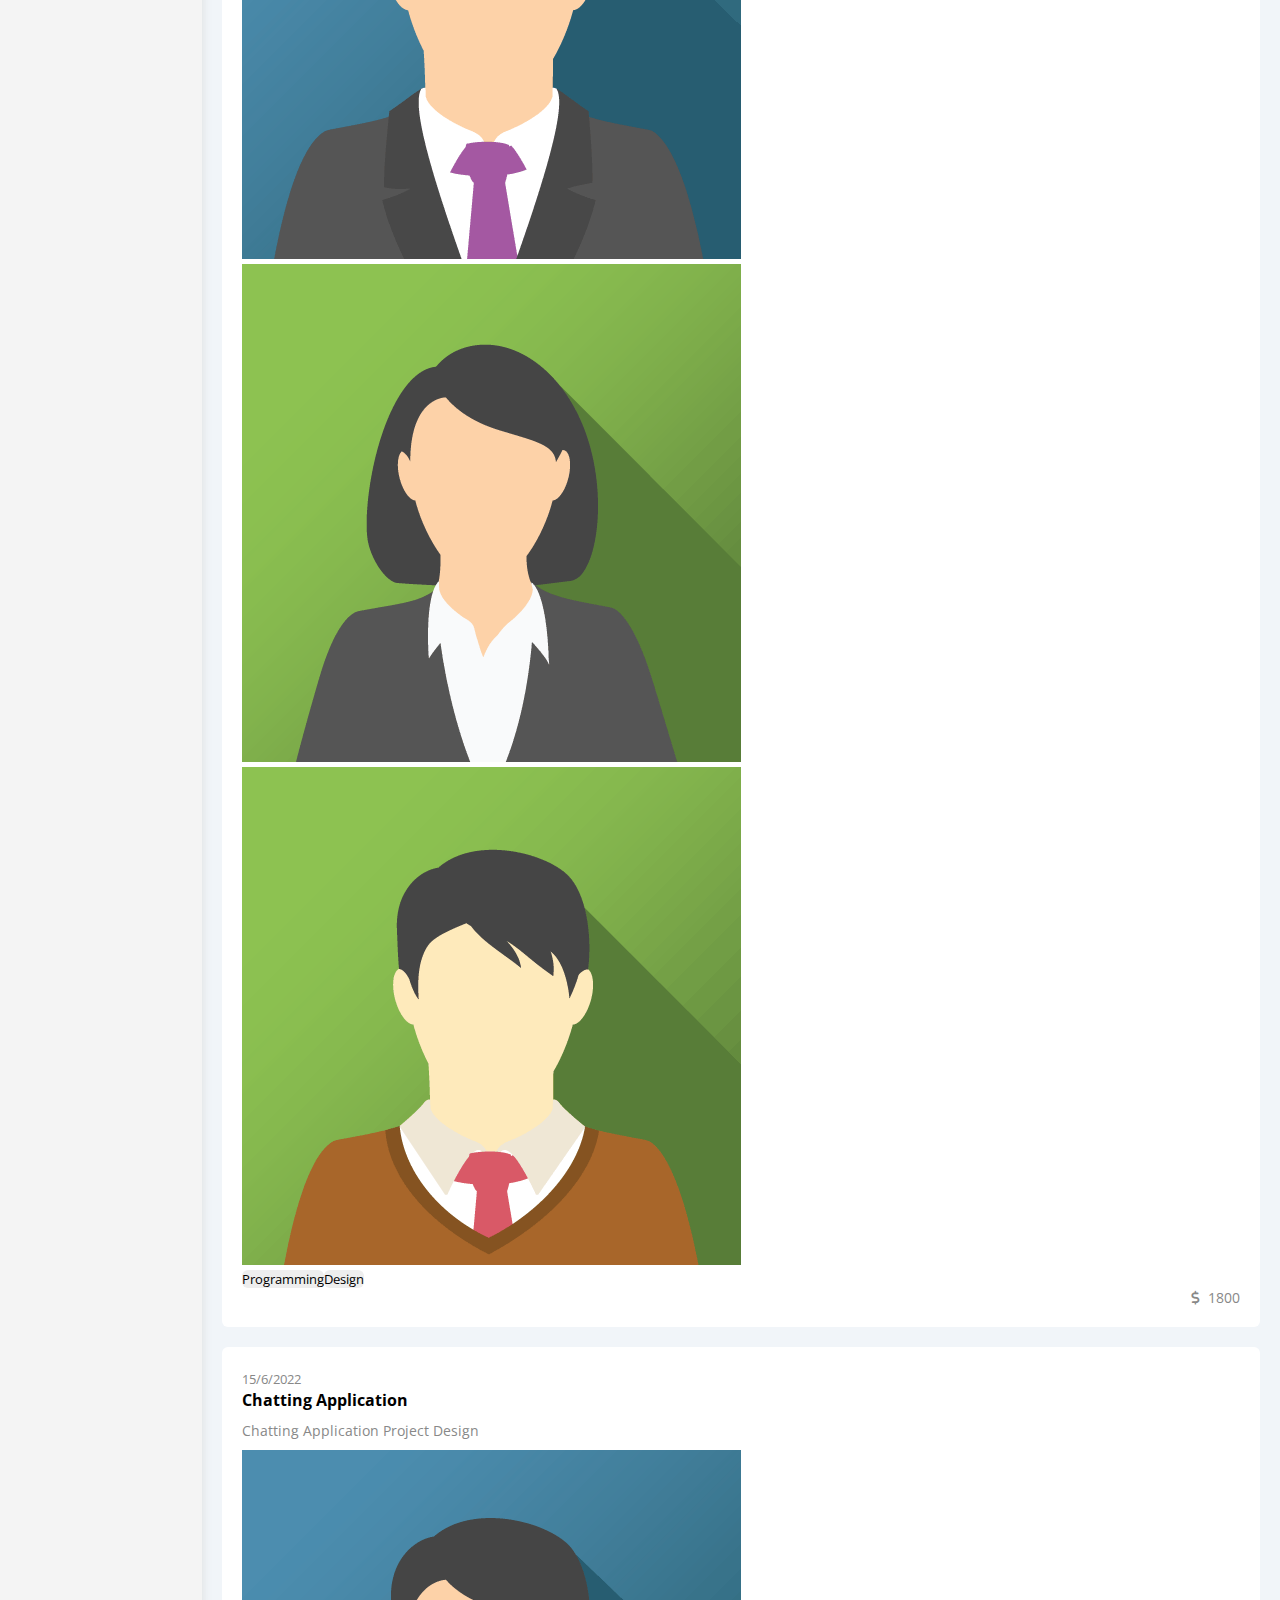
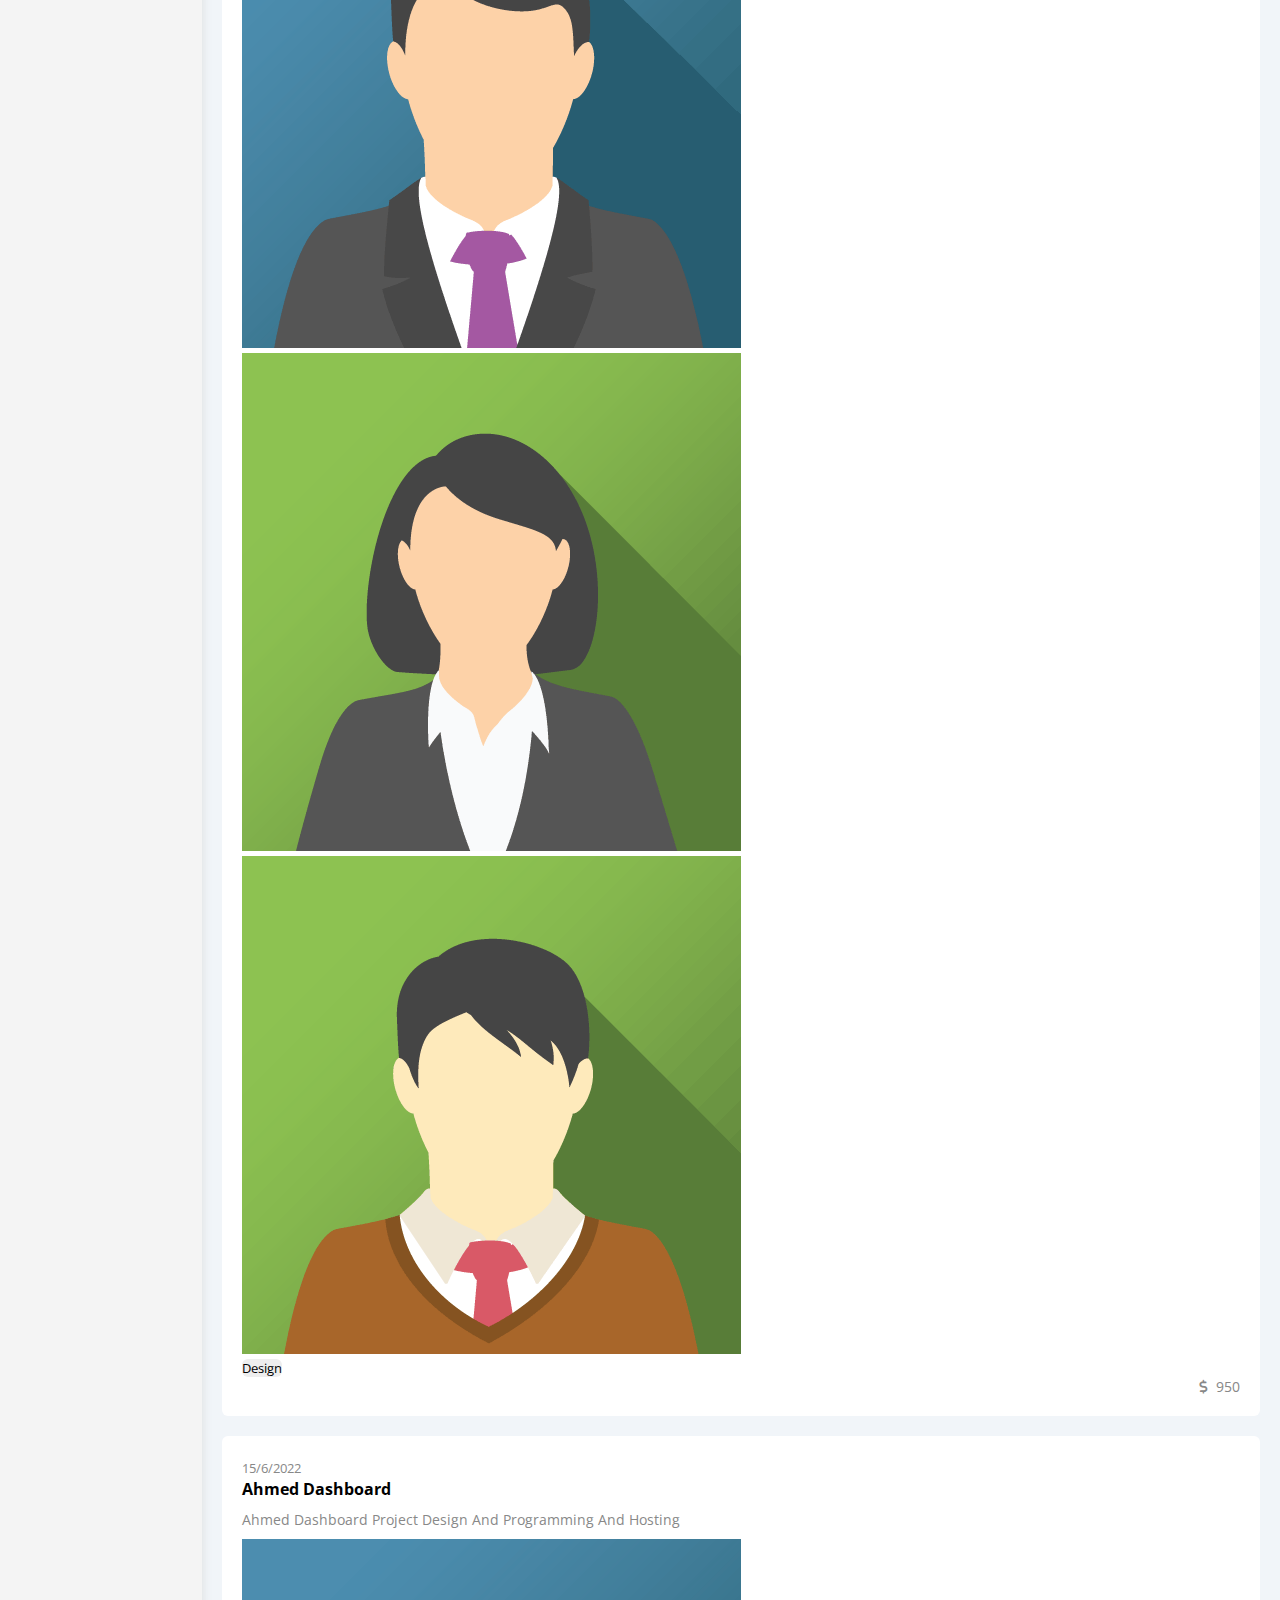
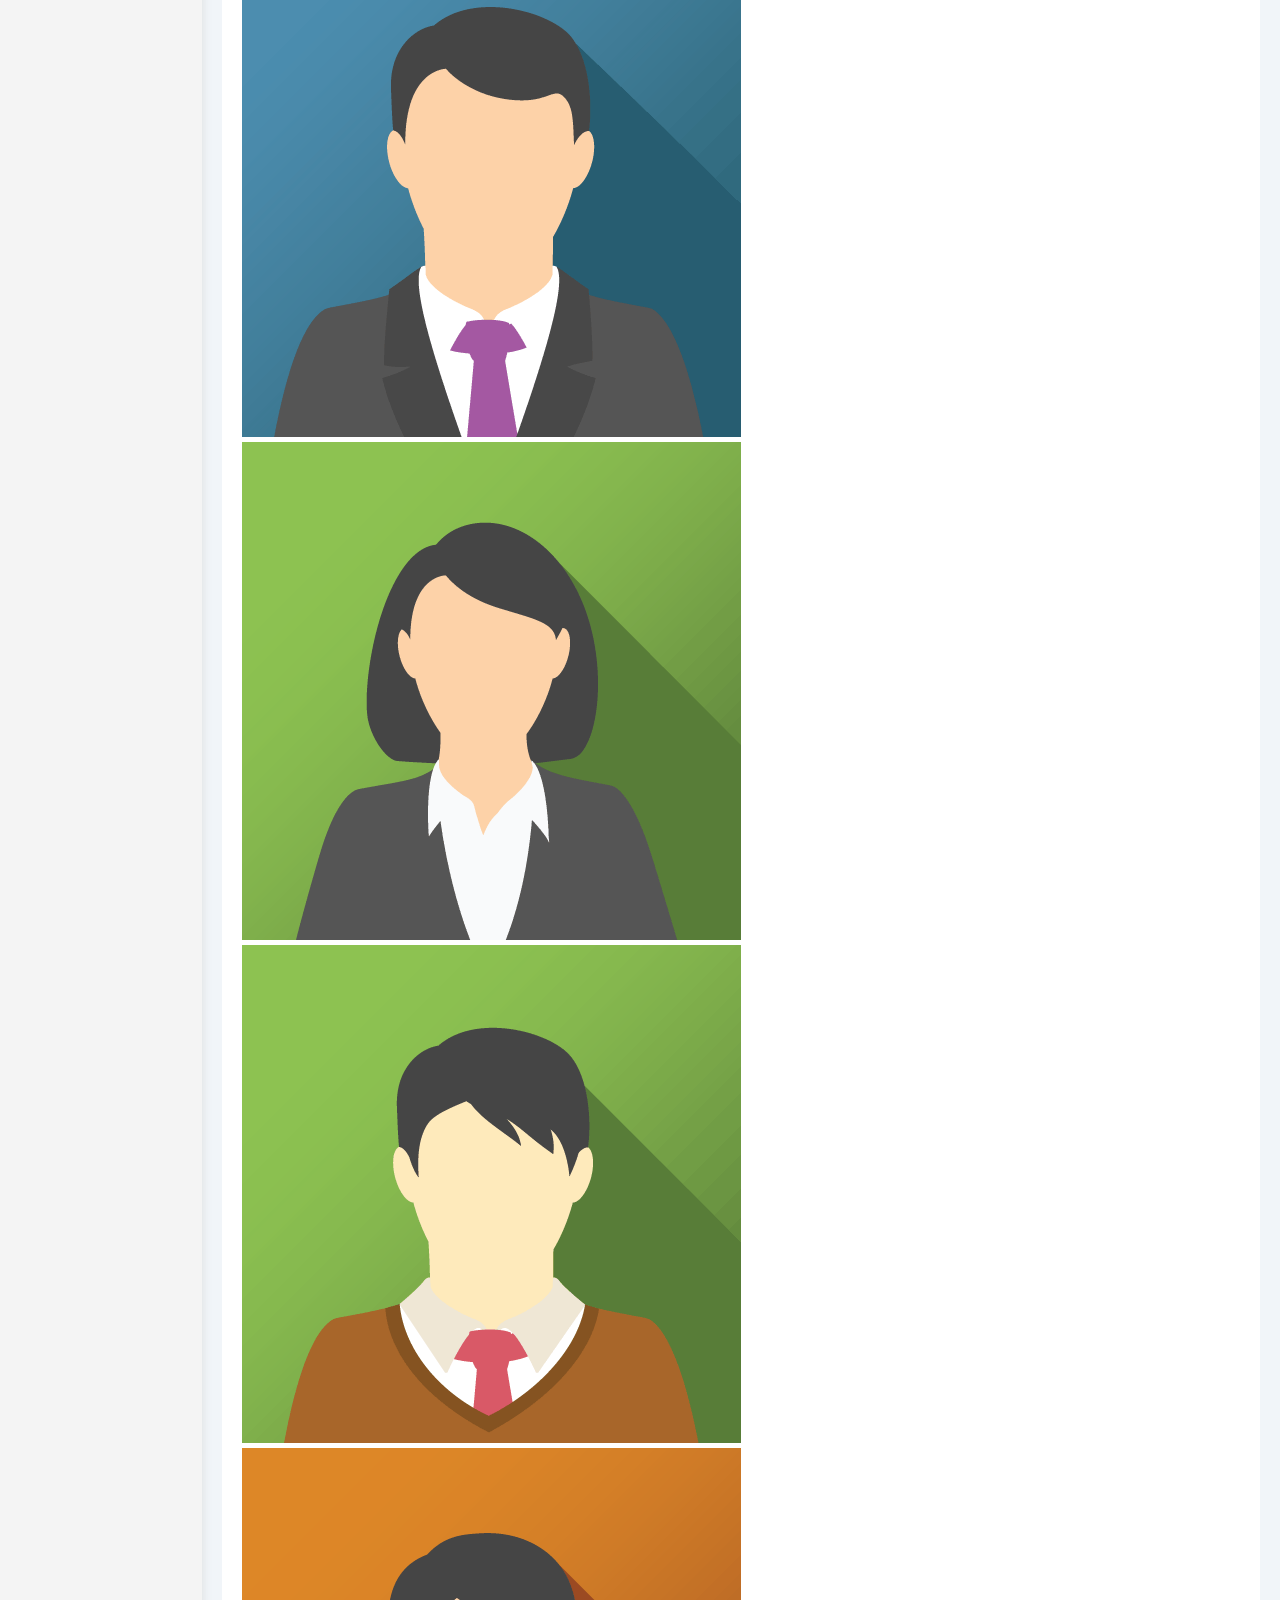
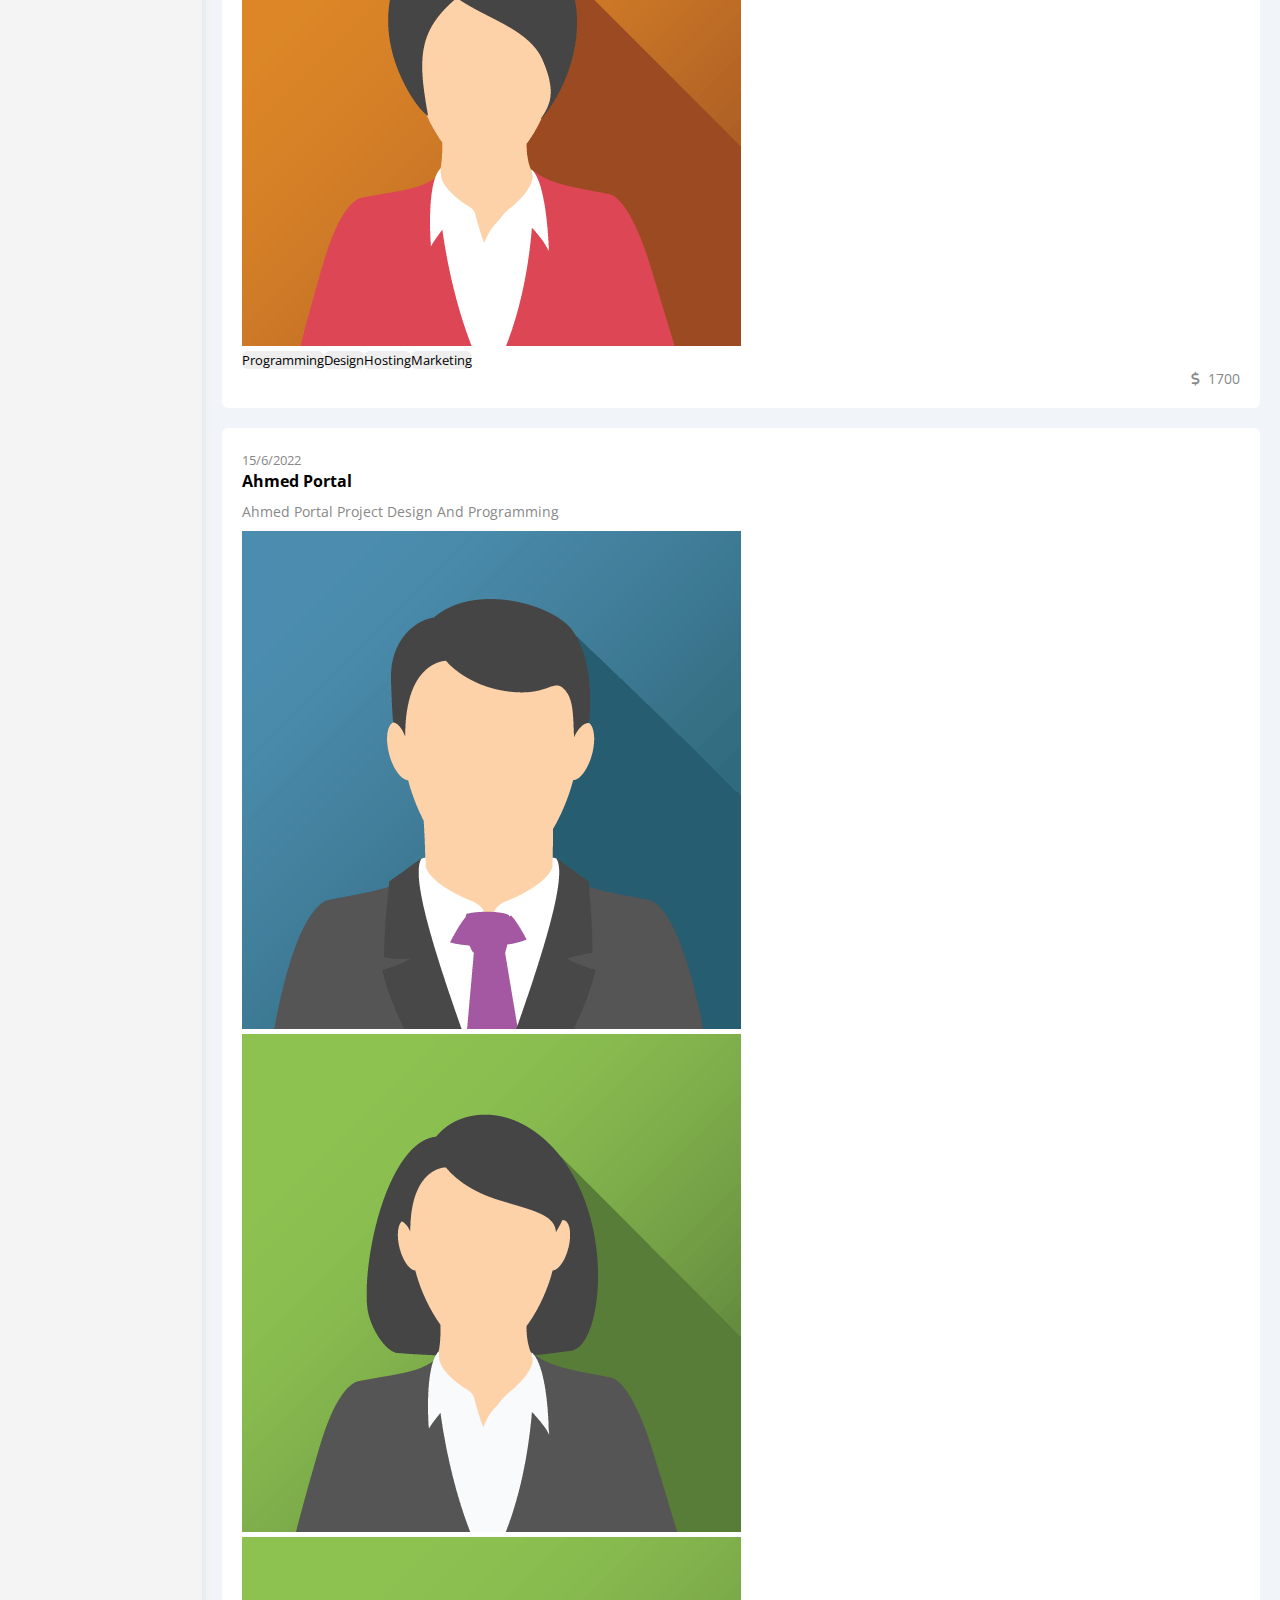
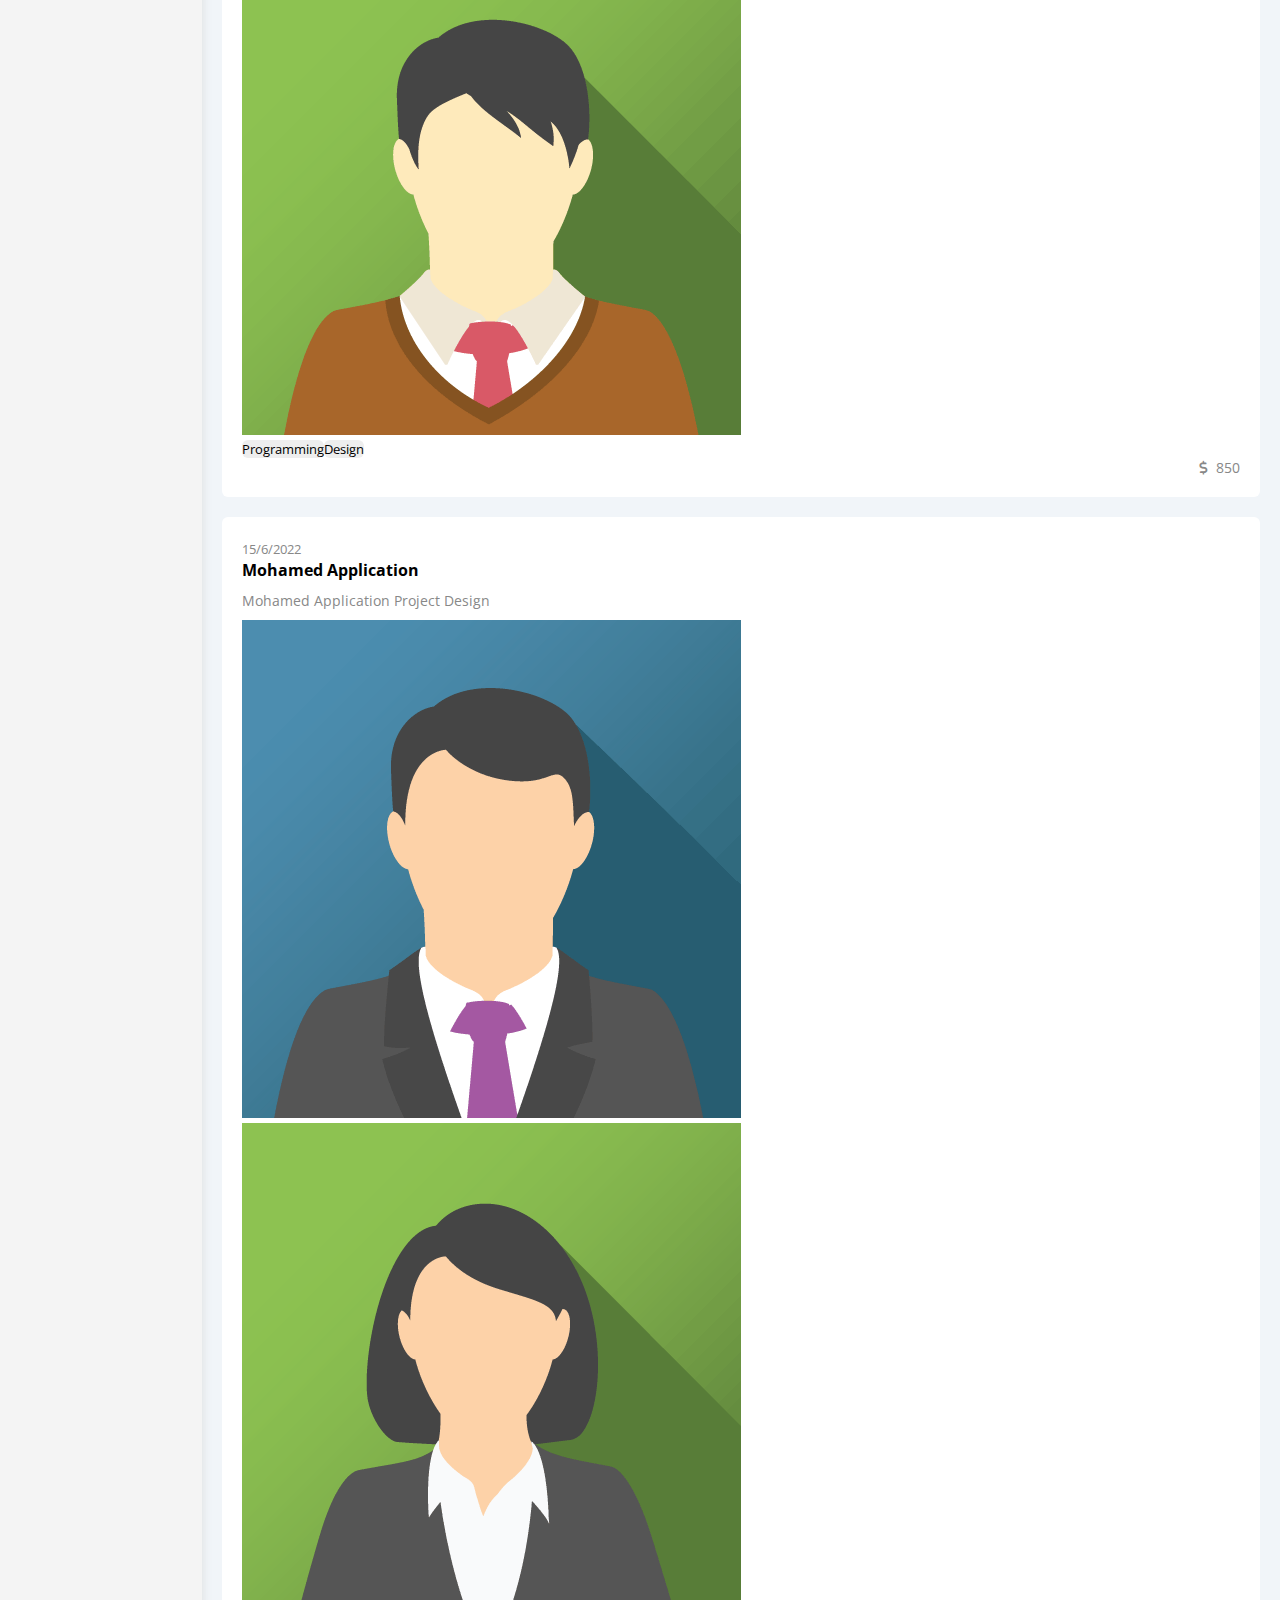
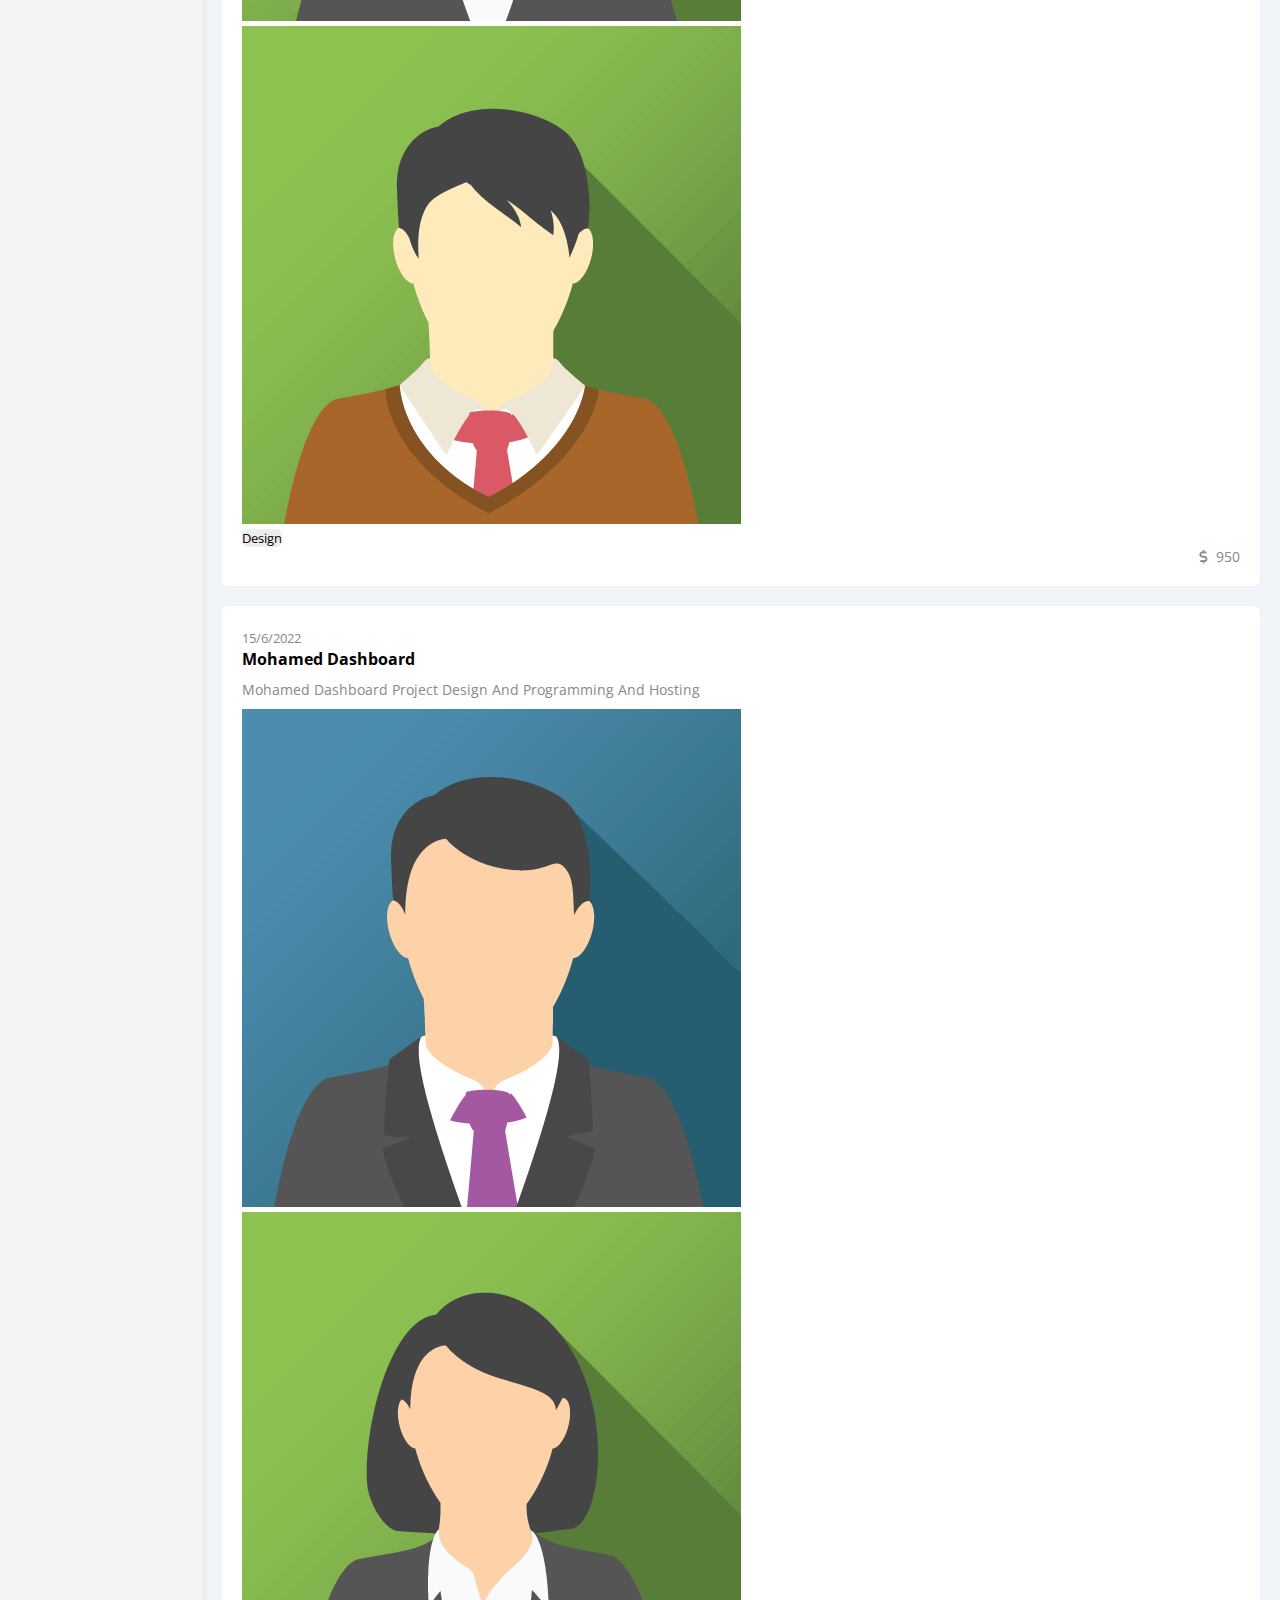
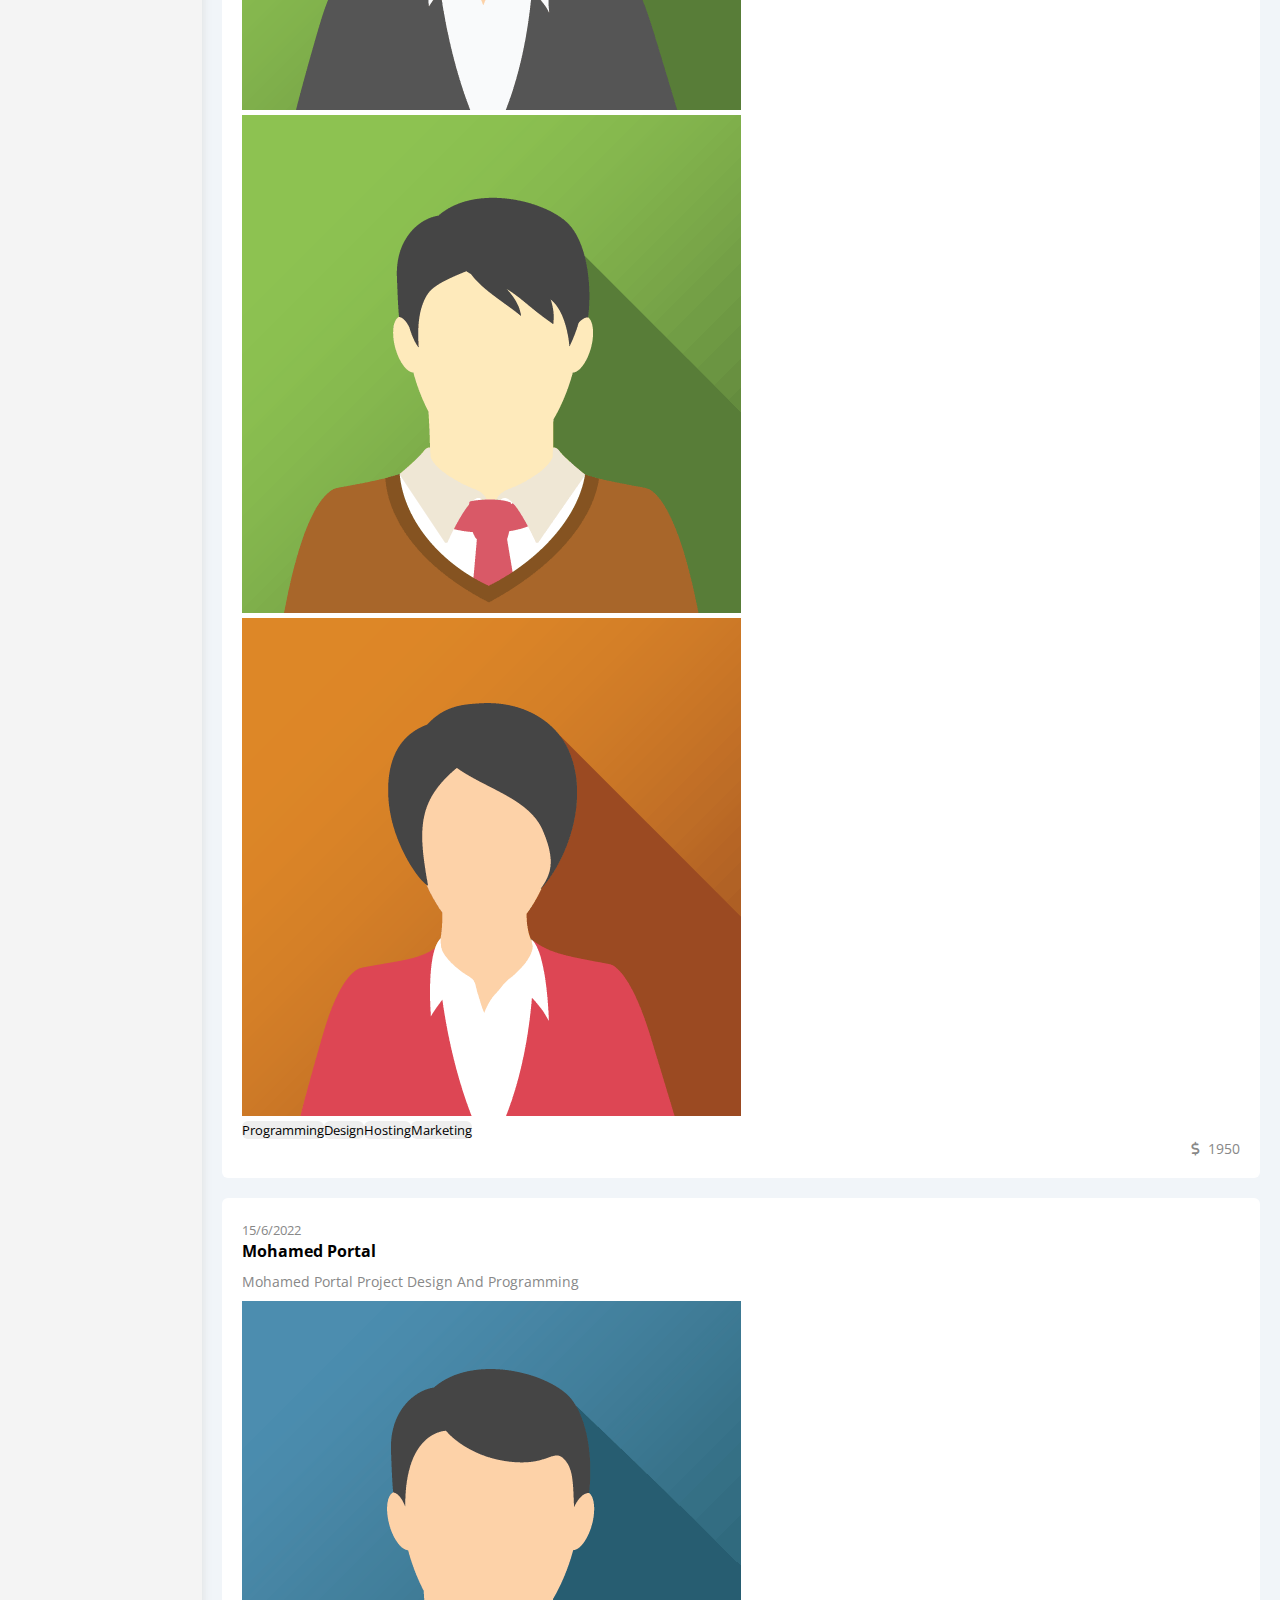
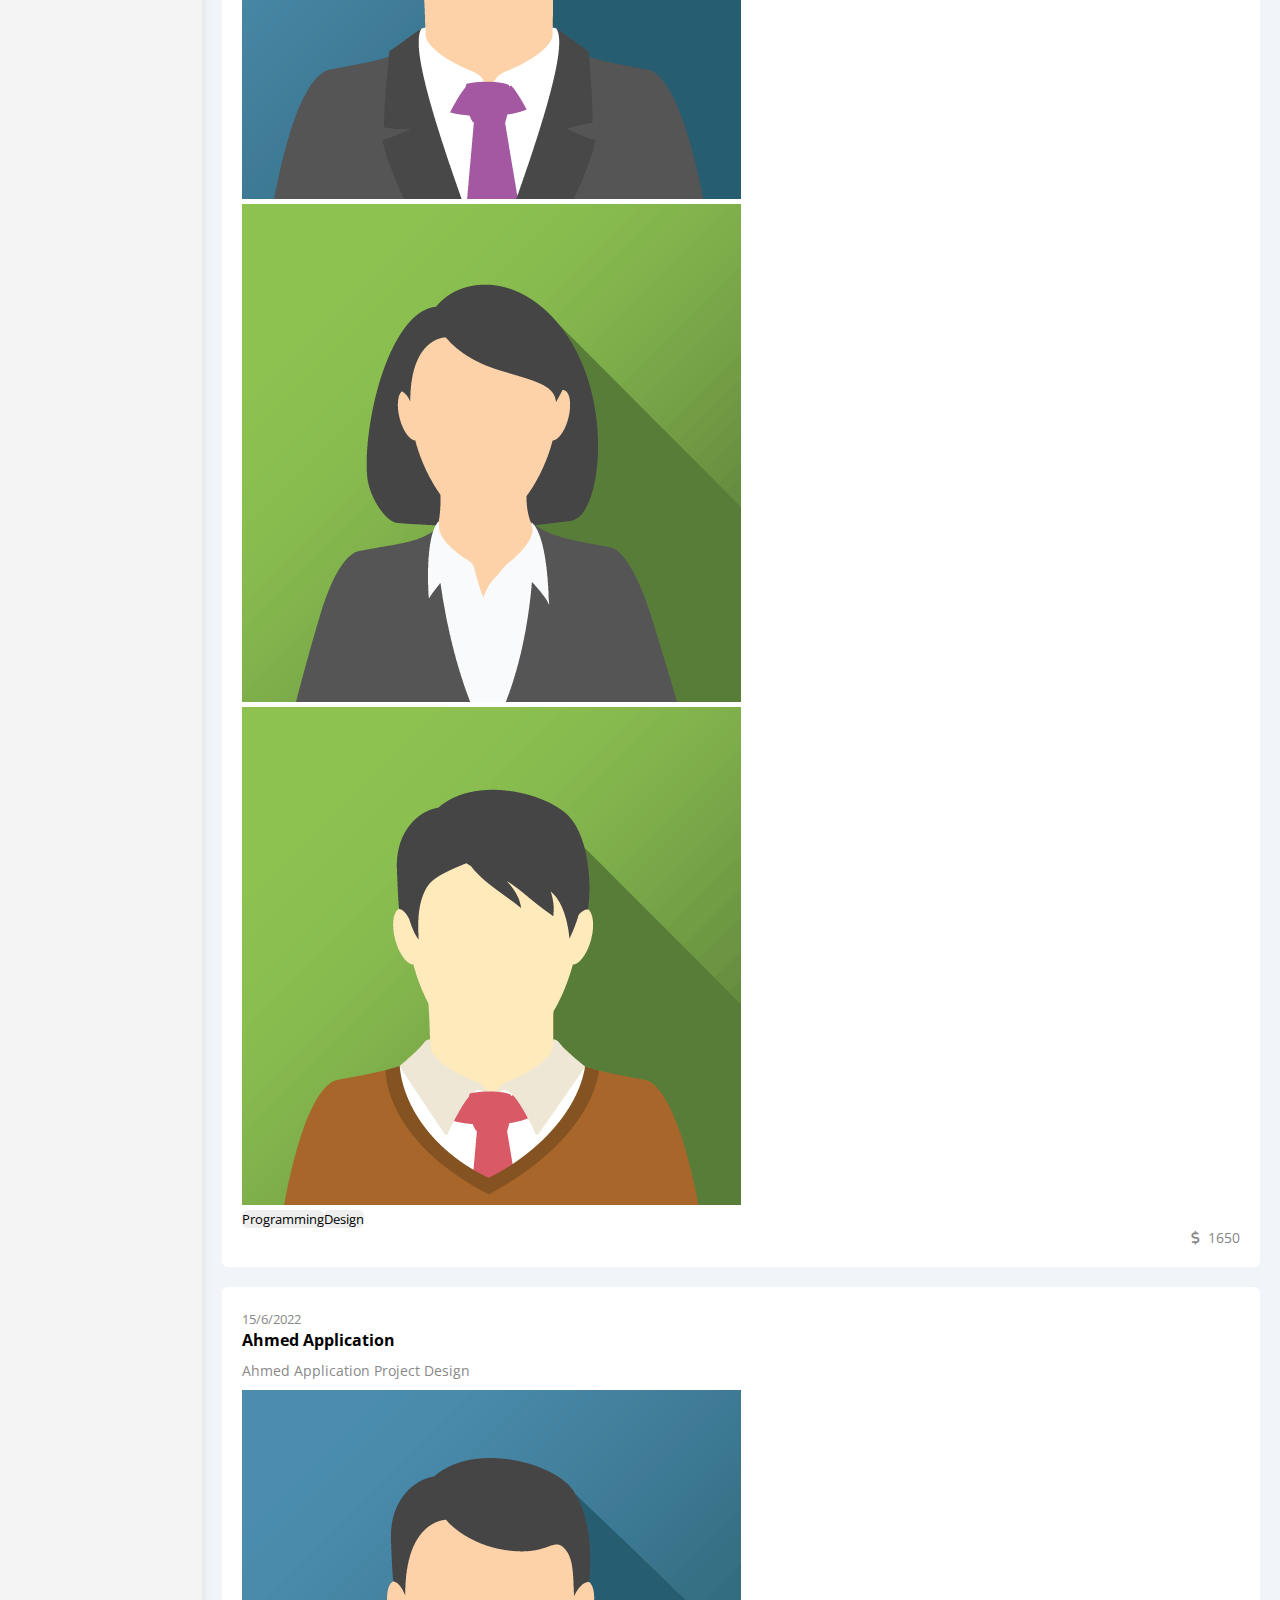
<file: projects.html>
<!DOCTYPE html>
<html lang="en">

<head>
    <meta charset="UTF-8" />
    <meta http-equiv="X-UA-Compatible" content="IE=edge" />
    <meta name="viewport" content="width=device-width, initial-scale=1.0" />
    <title>Profile</title>
    <link rel="stylesheet" href="css/all.min.css" />
    <link rel="stylesheet" href="css/framework.css" />
    <link rel="stylesheet" href="css/master.css" />
    <link rel="preconnect" href="https://fonts.googleapis.com" />
    <link rel="preconnect" href="https://fonts.gstatic.com" crossorigin />
    <link href="https://fonts.googleapis.com/css2?family=Open+Sans:wght@300;500&#038;display=swap" rel="stylesheet" />
</head>

<body>
    <div id="page" class="page d-flex ">
        <aside class="bg-white p-20 p-relative">
            <h3 class="p-relative txt-c mt-0">Mohab Ayman</h3>
            <ul>
                <li>
                    <a class=" d-flex align-center fs-14 c-black rad-6 p-10" href="index.html">
                        <i class="fa-regular fa-chart-bar fa-fw"></i>
                        <span>Dashboard</span>
                    </a>
                </li>
                <li>
                    <a class=" d-flex align-center fs-14 c-black rad-6 p-10" href="settings.html">
                        <i class="fa-solid fa-gear fa-fw"></i>
                        <span>Settings</span>
                    </a>
                </li>
                <li>
                    <a class="d-flex align-center fs-14 c-black rad-6 p-10" href="profile.html">
                        <i class="fa-regular fa-user fa-fw"></i>
                        <span>Profile</span>
                    </a>
                </li>
                <li class="active ">
                    <a class="active d-flex align-center fs-14 c-black rad-6 p-10" href="projects.html">
                        <i class="fa-solid fa-diagram-project fa-fw"></i>
                        <span>Projects</span>
                    </a>
                </li>
                <li>
                    <a class="d-flex align-center fs-14 c-black rad-6 p-10" href="courses.html">
                        <i class="fa-solid fa-graduation-cap fa-fw"></i>
                        <span>Courses</span>
                    </a>
                </li>
                <li>
                    <a class="d-flex align-center fs-14 c-black rad-6 p-10" href="friends.html">
                        <i class="fa-regular fa-circle-user fa-fw"></i>
                        <span>Friends</span>
                    </a>
                </li>
                <li>
                    <a class="d-flex align-center fs-14 c-black rad-6 p-10" href="files.html">
                        <i class="fa-regular fa-file fa-fw"></i>
                        <span>Files</span>
                    </a>
                </li>
                <li>
                    <a class="d-flex align-center fs-14 c-black rad-6 p-10" href="plans.html">
                        <i class="fa-regular fa-credit-card fa-fw"></i>
                        <span>Plans</span>
                    </a>
                </li>
            </ul>
        </aside>
        <div class="content w-full">
            <!-- Start Header -->
            <header class="head bg-white p-15 between-flex">
                <div class="search p-relative">
                    <input class="p-10" type="search" placeholder="Type A Keyword" />
                </div>
                <div class="icons d-flex align-center">
                    <span class="notification p-relative">
                        <i class="fa-regular fa-bell fa-lg"></i>
                    </span>
                    <img decoding="async" src="imgs/Profile.jpg" alt="" />
                </div>
            </header>
            <!-- End Head -->
            <h1 class="p-relative">Projects</h1>
            <div class="projects-page d-grid m-20 gap-20">
                <div class="project bg-white p-20 rad-6 p-relative ">
                    <span class="date fs-13 c-grey">15/10/2021</span>
                    <h4 class="m-0">Mohab Dashboard</h4>
                    <p class="c-grey mt-10 mb-10 fs-14">Mohab Dashboard Project Design And Programming And Hosting</p>
                    <div class="team">
                        <a href="#"><img decoding="async" src="imgs/team-01.png" alt="" /></a>
                        <a href="#"><img decoding="async" src="imgs/team-02.png" alt="" /></a>
                        <a href="#"><img decoding="async" src="imgs/team-03.png" alt="" /></a>
                        <a href="#"><img decoding="async" src="imgs/team-04.png" alt="" /></a>
                        <a href="#"><img decoding="async" src="imgs/team-05.png" alt="" /></a>
                    </div>
                    <div class="do d-flex">
                        <span class="fs-13 rad-6 bg-eee">Programming</span>
                        <span class="fs-13 rad-6 bg-eee">Design</span>
                        <span class="fs-13 rad-6 bg-eee">Hosting</span>
                        <span class="fs-13 rad-6 bg-eee">Marketing</span>
                    </div>
                    <div class="info between-flex">
                        <div class="prog bg-eee">
                            <span class="bg-red" style="width: 50%"></span>
                        </div>
                        <div class="fs-14 c-grey">
                            <i class="fa-solid fa-dollar-sign"></i>
                            2500
                        </div>
                    </div>
                </div>
                <div class="project bg-white p-20 rad-6 p-relative">
                    <span class="date fs-13 c-grey">15/6/2022</span>
                    <h4 class="m-0">Academy Portal</h4>
                    <p class="c-grey mt-10 mb-10 fs-14">Academy Portal Project Design And Programming</p>
                    <div class="team">
                        <a href="#"><img decoding="async" src="imgs/team-01.png" alt="" /></a>
                        <a href="#"><img decoding="async" src="imgs/team-02.png" alt="" /></a>
                        <a href="#"><img decoding="async" src="imgs/team-03.png" alt="" /></a>
                    </div>
                    <div class="do d-flex">
                        <span class="fs-13 rad-6 bg-eee">Programming</span>
                        <span class="fs-13 rad-6 bg-eee">Design</span>
                    </div>
                    <div class="info between-flex">
                        <div class="prog bg-eee">
                            <span class="bg-green" style="width: 80%"></span>
                        </div>
                        <div class="fs-14 c-grey">
                            <i class="fa-solid fa-dollar-sign"></i>
                            1800
                        </div>
                    </div>
                </div>
                <div class="project bg-white p-20 rad-6 p-relative">
                    <span class="date fs-13 c-grey">15/6/2022</span>
                    <h4 class="m-0">Chatting Application</h4>
                    <p class="c-grey mt-10 mb-10 fs-14">Chatting Application Project Design</p>
                    <div class="team">
                        <a href="#"><img decoding="async" src="imgs/team-01.png" alt="" /></a>
                        <a href="#"><img decoding="async" src="imgs/team-02.png" alt="" /></a>
                        <a href="#"><img decoding="async" src="imgs/team-03.png" alt="" /></a>
                    </div>
                    <div class="do d-flex">
                        <span class="fs-13 rad-6 bg-eee">Design</span>
                    </div>
                    <div class="info between-flex">
                        <div class="prog bg-eee">
                            <span class="bg-blue" style="width: 100%"></span>
                        </div>
                        <div class="fs-14 c-grey">
                            <i class="fa-solid fa-dollar-sign"></i>
                            950
                        </div>
                    </div>
                </div>
                <div class="project bg-white p-20 rad-6 p-relative">
                    <span class="date fs-13 c-grey">15/6/2022</span>
                    <h4 class="m-0">Ahmed Dashboard</h4>
                    <p class="c-grey mt-10 mb-10 fs-14">Ahmed Dashboard Project Design And Programming And Hosting</p>
                    <div class="team">
                        <a href="#"><img decoding="async" src="imgs/team-01.png" alt="" /></a>
                        <a href="#"><img decoding="async" src="imgs/team-02.png" alt="" /></a>
                        <a href="#"><img decoding="async" src="imgs/team-03.png" alt="" /></a>
                        <a href="#"><img decoding="async" src="imgs/team-04.png" alt="" /></a>
                    </div>
                    <div class="do d-flex">
                        <span class="fs-13 rad-6 bg-eee">Programming</span>
                        <span class="fs-13 rad-6 bg-eee">Design</span>
                        <span class="fs-13 rad-6 bg-eee">Hosting</span>
                        <span class="fs-13 rad-6 bg-eee">Marketing</span>
                    </div>
                    <div class="info between-flex">
                        <div class="prog bg-eee">
                            <span class="bg-green" style="width: 60%"></span>
                        </div>
                        <div class="fs-14 c-grey">
                            <i class="fa-solid fa-dollar-sign"></i>
                            1700
                        </div>
                    </div>
                </div>
                <div class="project bg-white p-20 rad-6 p-relative">
                    <span class="date fs-13 c-grey">15/6/2022</span>
                    <h4 class="m-0">Ahmed Portal</h4>
                    <p class="c-grey mt-10 mb-10 fs-14">Ahmed Portal Project Design And Programming</p>
                    <div class="team">
                        <a href="#"><img decoding="async" src="imgs/team-01.png" alt="" /></a>
                        <a href="#"><img decoding="async" src="imgs/team-02.png" alt="" /></a>
                        <a href="#"><img decoding="async" src="imgs/team-03.png" alt="" /></a>
                    </div>
                    <div class="do d-flex">
                        <span class="fs-13 rad-6 bg-eee">Programming</span>
                        <span class="fs-13 rad-6 bg-eee">Design</span>
                    </div>
                    <div class="info between-flex">
                        <div class="prog bg-eee">
                            <span class="bg-green" style="width: 70%"></span>
                        </div>
                        <div class="fs-14 c-grey">
                            <i class="fa-solid fa-dollar-sign"></i>
                            850
                        </div>
                    </div>
                </div>
                <div class="project bg-white p-20 rad-6 p-relative">
                    <span class="date fs-13 c-grey">15/6/2022</span>
                    <h4 class="m-0">Mohamed Application</h4>
                    <p class="c-grey mt-10 mb-10 fs-14">Mohamed Application Project Design</p>
                    <div class="team">
                        <a href="#"><img decoding="async" src="imgs/team-01.png" alt="" /></a>
                        <a href="#"><img decoding="async" src="imgs/team-02.png" alt="" /></a>
                        <a href="#"><img decoding="async" src="imgs/team-03.png" alt="" /></a>
                    </div>
                    <div class="do d-flex">
                        <span class="fs-13 rad-6 bg-eee">Design</span>
                    </div>
                    <div class="info between-flex">
                        <div class="prog bg-eee">
                            <span class="bg-red" style="width: 40%"></span>
                        </div>
                        <div class="fs-14 c-grey">
                            <i class="fa-solid fa-dollar-sign"></i>
                            950
                        </div>
                    </div>
                </div>
                <div class="project bg-white p-20 rad-6 p-relative">
                    <span class="date fs-13 c-grey">15/6/2022</span>
                    <h4 class="m-0">Mohamed Dashboard</h4>
                    <p class="c-grey mt-10 mb-10 fs-14">Mohamed Dashboard Project Design And Programming And Hosting</p>
                    <div class="team">
                        <a href="#"><img decoding="async" src="imgs/team-01.png" alt="" /></a>
                        <a href="#"><img decoding="async" src="imgs/team-02.png" alt="" /></a>
                        <a href="#"><img decoding="async" src="imgs/team-03.png" alt="" /></a>
                        <a href="#"><img decoding="async" src="imgs/team-04.png" alt="" /></a>
                    </div>
                    <div class="do d-flex">
                        <span class="fs-13 rad-6 bg-eee">Programming</span>
                        <span class="fs-13 rad-6 bg-eee">Design</span>
                        <span class="fs-13 rad-6 bg-eee">Hosting</span>
                        <span class="fs-13 rad-6 bg-eee">Marketing</span>
                    </div>
                    <div class="info between-flex">
                        <div class="prog bg-eee">
                            <span class="bg-green" style="width: 65%"></span>
                        </div>
                        <div class="fs-14 c-grey">
                            <i class="fa-solid fa-dollar-sign"></i>
                            1950
                        </div>
                    </div>
                </div>
                <div class="project bg-white p-20 rad-6 p-relative">
                    <span class="date fs-13 c-grey">15/6/2022</span>
                    <h4 class="m-0">Mohamed Portal</h4>
                    <p class="c-grey mt-10 mb-10 fs-14">Mohamed Portal Project Design And Programming</p>
                    <div class="team">
                        <a href="#"><img decoding="async" src="imgs/team-01.png" alt="" /></a>
                        <a href="#"><img decoding="async" src="imgs/team-02.png" alt="" /></a>
                        <a href="#"><img decoding="async" src="imgs/team-03.png" alt="" /></a>
                    </div>
                    <div class="do d-flex">
                        <span class="fs-13 rad-6 bg-eee">Programming</span>
                        <span class="fs-13 rad-6 bg-eee">Design</span>
                    </div>
                    <div class="info between-flex">
                        <div class="prog bg-eee">
                            <span class="bg-green" style="width: 60%"></span>
                        </div>
                        <div class="fs-14 c-grey">
                            <i class="fa-solid fa-dollar-sign"></i>
                            1650
                        </div>
                    </div>
                </div>
                <div class="project bg-white p-20 rad-6 p-relative">
                    <span class="date fs-13 c-grey">15/6/2022</span>
                    <h4 class="m-0">Ahmed Application</h4>
                    <p class="c-grey mt-10 mb-10 fs-14">Ahmed Application Project Design</p>
                    <div class="team">
                        <a href="#"><img decoding="async" src="imgs/team-01.png" alt="" /></a>
                        <a href="#"><img decoding="async" src="imgs/team-02.png" alt="" /></a>
                        <a href="#"><img decoding="async" src="imgs/team-03.png" alt="" /></a>
                    </div>
                    <div class="do d-flex">
                        <span class="fs-13 rad-6 bg-eee">Design</span>
                    </div>
                    <div class="info between-flex">
                        <div class="prog bg-eee">
                            <span class="bg-green" style="width: 90%"></span>
                        </div>
                        <div class="fs-14 c-grey">
                            <i class="fa-solid fa-dollar-sign"></i>
                            950
                        </div>
                    </div>
                </div>
            </div>
        </div>
    </div>
</body>

</html>
</file>
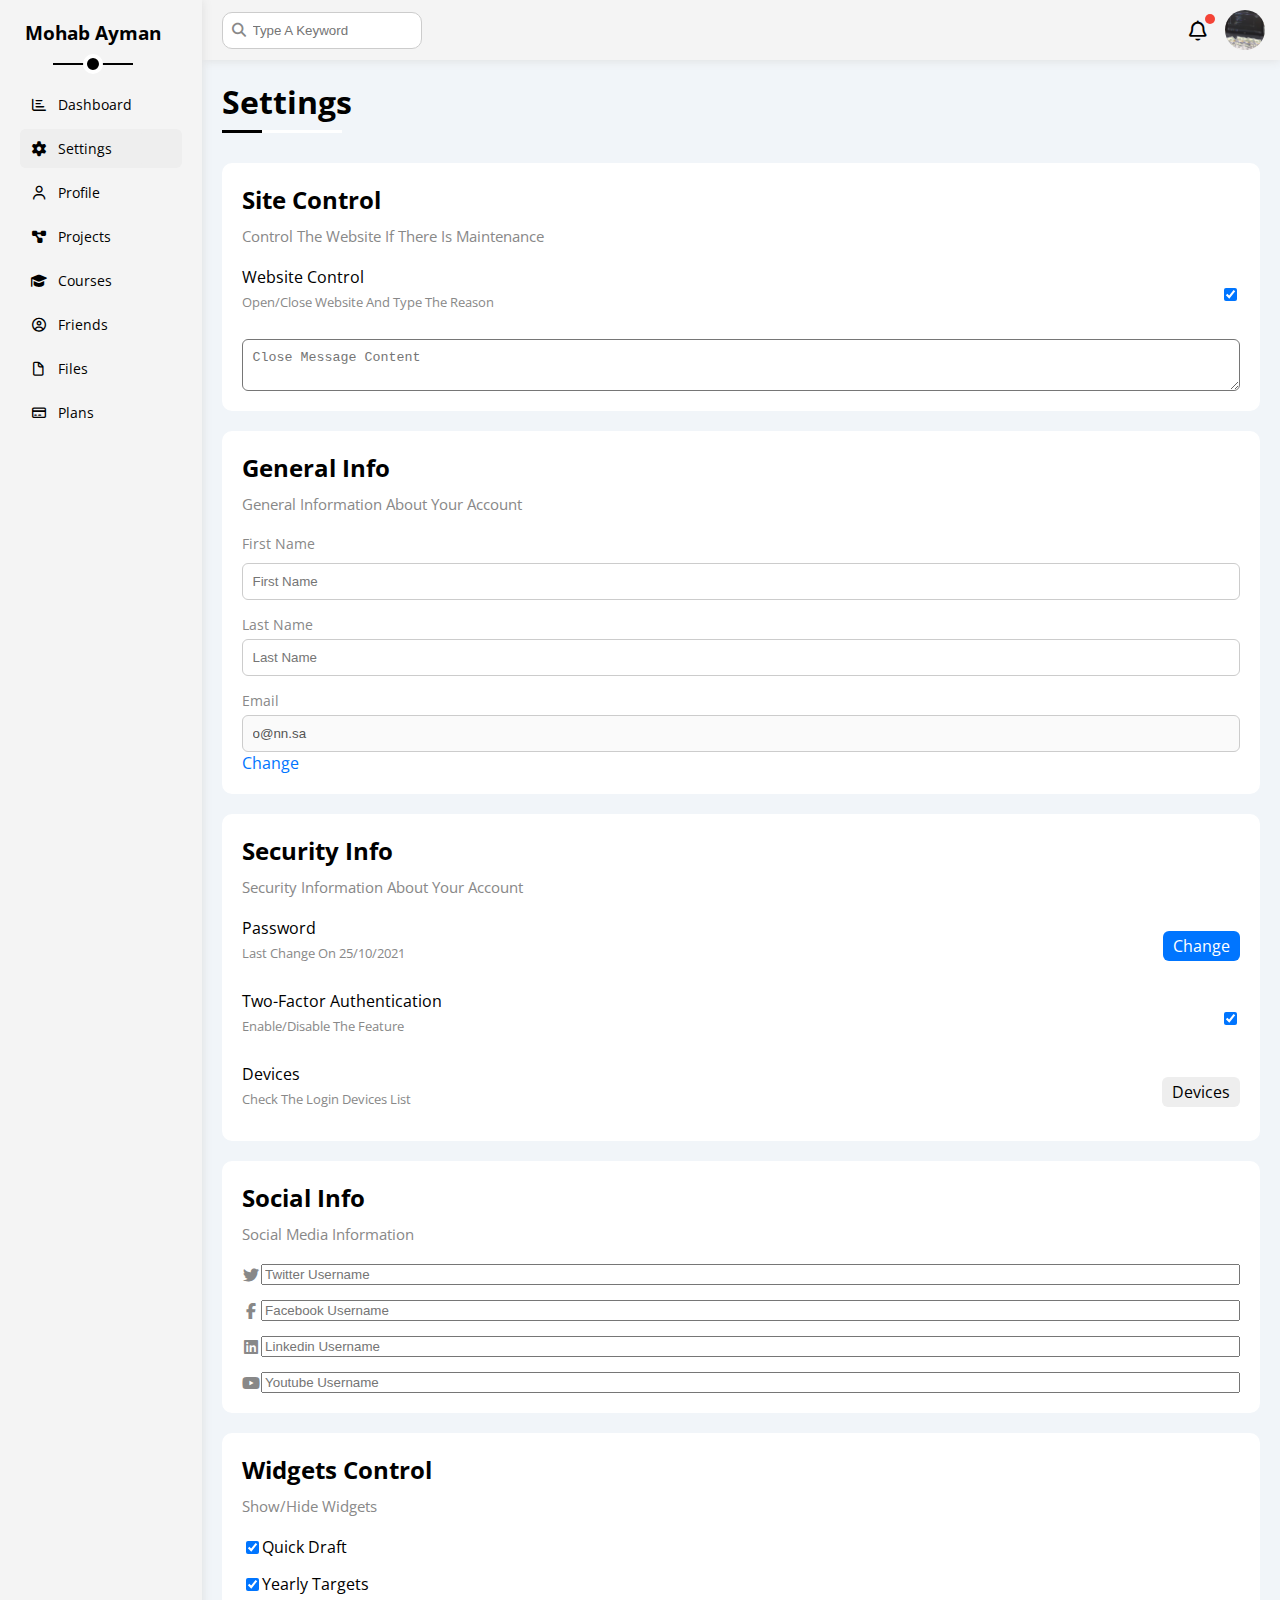
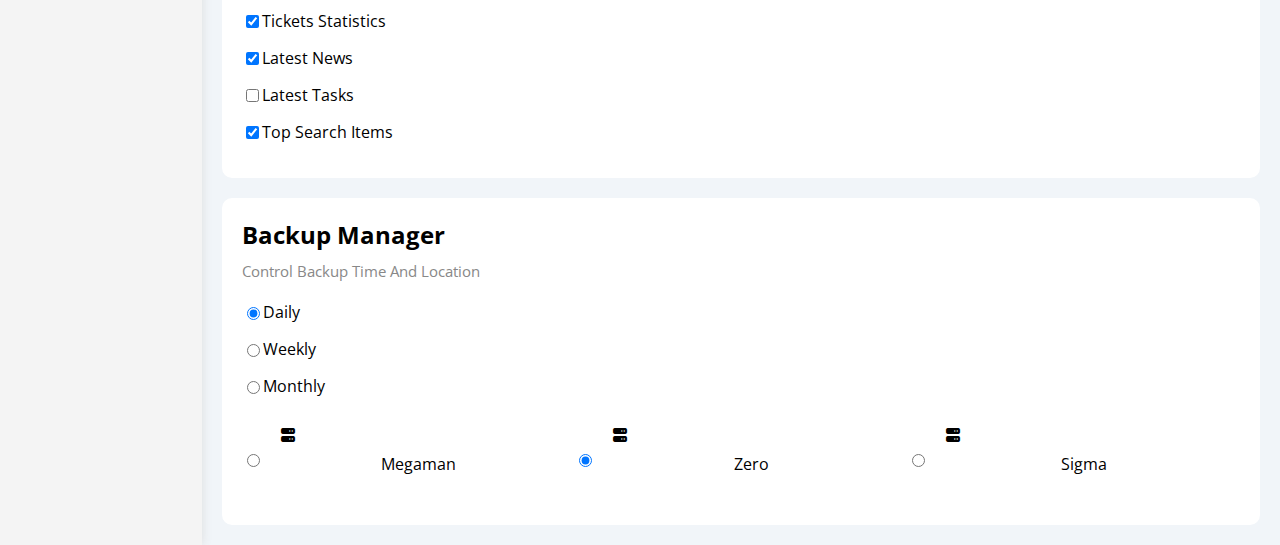
<file: settings.html>
<!DOCTYPE html>
<html lang="en">

<head>
    <meta charset="UTF-8">
    <meta name="viewport" content="width=device-width, initial-scale=1.0">
    <title>Mohab-Dashboard</title>
    <link rel="stylesheet" href="css/all.min.css" />
    <link rel="stylesheet" href="css/framework.css" />
    <link rel="stylesheet" href="css/master.css" />
    <link rel="preconnect" href="https://fonts.googleapis.com" />
    <link rel="preconnect" href="https://fonts.gstatic.com" crossorigin />
    <link href="https://fonts.googleapis.com/css2?family=Open+Sans:wght@300;500&#038;display=swap" rel="stylesheet" />
</head>

<body>
    <div id="page" class="page d-flex ">
        <aside class="bg-white p-20 p-relative">
            <h3 class="p-relative txt-c mt-0">Mohab Ayman</h3>
            <ul>
                <li>
                    <a class=" d-flex align-center fs-14 c-black rad-6 p-10" href="index.html">
                        <i class="fa-regular fa-chart-bar fa-fw"></i>
                        <span>Dashboard</span>
                    </a>
                </li>
                <li class="active ">
                    <a class="active d-flex align-center fs-14 c-black rad-6 p-10" href="settings.html">
                        <i class="fa-solid fa-gear fa-fw"></i>
                        <span>Settings</span>
                    </a>
                </li>
                <li>
                    <a class="d-flex align-center fs-14 c-black rad-6 p-10" href="profile.html">
                        <i class="fa-regular fa-user fa-fw"></i>
                        <span>Profile</span>
                    </a>
                </li>
                <li>
                    <a class="d-flex align-center fs-14 c-black rad-6 p-10" href="projects.html">
                        <i class="fa-solid fa-diagram-project fa-fw"></i>
                        <span>Projects</span>
                    </a>
                </li>
                <li>
                    <a class="d-flex align-center fs-14 c-black rad-6 p-10" href="courses.html">
                        <i class="fa-solid fa-graduation-cap fa-fw"></i>
                        <span>Courses</span>
                    </a>
                </li>
                <li>
                    <a class="d-flex align-center fs-14 c-black rad-6 p-10" href="friends.html">
                        <i class="fa-regular fa-circle-user fa-fw"></i>
                        <span>Friends</span>
                    </a>
                </li>
                <li>
                    <a class="d-flex align-center fs-14 c-black rad-6 p-10" href="files.html">
                        <i class="fa-regular fa-file fa-fw"></i>
                        <span>Files</span>
                    </a>
                </li>
                <li>
                    <a class="d-flex align-center fs-14 c-black rad-6 p-10" href="plans.html">
                        <i class="fa-regular fa-credit-card fa-fw"></i>
                        <span>Plans</span>
                    </a>
                </li>
            </ul>
        </aside>
        <div class="content w-full">
            <!-- Start Header -->
            <header class="head bg-white p-15 between-flex">
                <div class="search p-relative">
                    <input class="p-10" type="search" placeholder="Type A Keyword" />
                </div>
                <div class="icons d-flex align-center">
                    <span class="notification p-relative">
                        <i class="fa-regular fa-bell fa-lg"></i>
                    </span>
                    <img decoding="async" src="imgs/Profile.jpg" alt="" />
                </div>
            </header>
            <!-- End Head -->
            <h1 class="p-relative">Settings</h1>
            <div class="settings-page m-20 d-grid gap-20">
                <!-- Start Settings Box -->
                <div class="box p-20 bg-white rad-10">
                    <h2 class="mt-0 mb-10">Site Control</h2>
                    <p class="mt-0 mb-20 c-grey fs-15">Control The Website If There Is Maintenance</p>
                    <div class="mb-15 between-flex">
                        <div>
                            <span>Website Control</span>
                            <p class="c-grey mt-5 mb-0 fs-13">Open/Close Website And Type The Reason</p>
                        </div>
                        <div>
                            <label>
                                <input class="toggle-checkbox" type="checkbox" checked />
                                <div class="toggle-switch"></div>
                            </label>
                        </div>
                    </div>
                    <textarea class="close-message p-10 rad-6 d-block w-full"
                        placeholder="Close Message Content"></textarea>
                </div>
                <!-- End Settings Box -->
                <!-- Start Settings Box -->
                <div class="box p-20 bg-white rad-10">
                    <h2 class="mt-0 mb-10">General Info</h2>
                    <p class="mt-0 mb-20 c-grey fs-15">General Information About Your Account</p>
                    <div class="mb-15">
                        <label class="fs-14 c-grey d-block mb-10" for="first">First Name</label>
                        <input class="b-none border-ccc p-10 rad-6 d-block w-full" type="text" id="first"
                            placeholder="First Name" />
                    </div>
                    <div class="mb-15">
                        <label class="fs-14 c-grey d-block mb-5" for="last">Last Name</label>
                        <input class="b-none border-ccc p-10 rad-6 d-block w-full" id="last" type="text"
                            placeholder="Last Name" />
                    </div>
                    <div>
                        <label class="fs-14 c-grey d-block mb-5" for="email">Email</label>
                        <input class="email b-none border-ccc p-10 rad-6 w-full mr-10" id="email" type="email"
                            value="o@nn.sa" disabled />
                        <a class="c-blue" href="#">Change</a>
                    </div>
                </div>
                <!-- End Settings Box -->
                <!-- Start Settings Box -->
                <div class="box p-20 bg-white rad-10">
                    <h2 class="mt-0 mb-10">Security Info</h2>
                    <p class="mt-0 mb-20 c-grey fs-15">Security Information About Your Account</p>
                    <div class="sec-box mb-15 between-flex">
                        <div>
                            <span>Password</span>
                            <p class="c-grey mt-5 mb-0 fs-13">Last Change On 25/10/2021</p>
                        </div>
                        <a class="button bg-blue c-white btn-shape" href="#">Change</a>
                    </div>
                    <div class="sec-box mb-15 between-flex">
                        <div>
                            <span>Two-Factor Authentication</span>
                            <p class="c-grey mt-5 mb-0 fs-13">Enable/Disable The Feature</p>
                        </div>
                        <label>
                            <input class="toggle-checkbox" type="checkbox" checked />
                            <div class="toggle-switch"></div>
                        </label>
                    </div>
                    <div class="sec-box between-flex">
                        <div>
                            <span>Devices</span>
                            <p class="c-grey mt-5 mb-0 fs-13">Check The Login Devices List</p>
                        </div>
                        <a class="bg-eee c-black btn-shape" href="#">Devices</a>
                    </div>
                </div>
                <!-- End Settings Box -->
                <!-- Start Settings Box -->
                <div class="box social-boxes p-20 bg-white rad-10">
                    <h2 class="mt-0 mb-10">Social Info</h2>
                    <p class="mt-0 mb-20 c-grey fs-15">Social Media Information</p>
                    <div class="d-flex align-center mb-15">
                        <i class="fa-brands fa-twitter center-flex c-grey"></i>
                        <input class="w-full" type="text" placeholder="Twitter Username" />
                    </div>
                    <div class="d-flex align-center mb-15">
                        <i class="fa-brands fa-facebook-f center-flex c-grey"></i>
                        <input class="w-full" type="text" placeholder="Facebook Username" />
                    </div>
                    <div class="d-flex align-center mb-15">
                        <i class="fa-brands fa-linkedin center-flex c-grey"></i>
                        <input class="w-full" type="text" placeholder="Linkedin Username" />
                    </div>
                    <div class="d-flex align-center">
                        <i class="fa-brands fa-youtube center-flex c-grey"></i>
                        <input class="w-full" type="text" placeholder="Youtube Username" />
                    </div>
                </div>
                <!-- End Settings Box -->
                <!-- Start Settings Box -->
                <div class="box widgets-control p-20 bg-white rad-10">
                    <h2 class="mt-0 mb-10">Widgets Control</h2>
                    <p class="mt-0 mb-20 c-grey fs-15">Show/Hide Widgets</p>
                    <div class="control d-flex align-center mb-15">
                        <input type="checkbox" id="one" checked />
                        <label for="one">Quick Draft</label>
                    </div>
                    <div class="control d-flex align-center mb-15">
                        <input type="checkbox" id="two" checked />
                        <label for="two">Yearly Targets</label>
                    </div>
                    <div class="control d-flex align-center mb-15">
                        <input type="checkbox" id="three" checked />
                        <label for="three">Tickets Statistics</label>
                    </div>
                    <div class="control d-flex align-center mb-15">
                        <input type="checkbox" id="four" checked />
                        <label for="four">Latest News</label>
                    </div>
                    <div class="control d-flex align-center mb-15">
                        <input type="checkbox" id="five" />
                        <label for="five">Latest Tasks</label>
                    </div>
                    <div class="control d-flex align-center mb-15">
                        <input type="checkbox" id="six" checked />
                        <label for="six">Top Search Items</label>
                    </div>
                </div>
                <!-- End Settings Box -->
                <!-- Start Settings Box -->
                <div class="box backup-control p-20 bg-white rad-10">
                    <h2 class="mt-0 mb-10">Backup Manager</h2>
                    <p class="mt-0 mb-20 c-grey fs-15">Control Backup Time And Location</p>
                    <div class="date d-flex align-center mb-15">
                        <input type="radio" name="time" id="daily" checked />
                        <label for="daily">Daily</label>
                    </div>
                    <div class="date d-flex align-center mb-15">
                        <input type="radio" name="time" id="weekly" />
                        <label for="weekly">Weekly</label>
                    </div>
                    <div class="date d-flex align-center mb-15">
                        <input type="radio" name="time" id="monthly" />
                        <label for="monthly">Monthly</label>
                    </div>
                    <div class="servers d-flex align-center txt-c">
                        <input type="radio" name="servers" id="server-one" />
                        <div class="server mb-15 rad-10 w-full">
                            <label class="d-block m-15" for="server-one">
                                <i class="fa-solid fa-server d-block mb-10"></i>
                                Megaman
                            </label>
                        </div>
                        <input type="radio" name="servers" id="server-two" checked />
                        <div class="server mb-15 rad-10 w-full">
                            <label class="d-block m-15" for="server-two">
                                <i class="fa-solid fa-server d-block mb-10"></i>
                                Zero
                            </label>
                        </div>
                        <input type="radio" name="servers" id="server-three" />
                        <div class="server mb-15 rad-10 w-full">
                            <label class="d-block m-15" for="server-three">
                                <i class="fa-solid fa-server d-block mb-10"></i>
                                Sigma
                            </label>
                        </div>
                    </div>
                </div>
                <!-- End Settings Box -->
            </div>
        </div>
    </div>

</body>

</html>
</file>
<file: css/framework.css>
:root {
    --blue-color: #0075ff;
    --blue-alt-color: #0d69d5;
    --orange-color: #f59e0b;
    --green-color: #22c55e;
    --red-color: #f44336;
    --grey-color: #888;
}

/* Start Box */
.d-flex {
    display: flex;
}

.f-wrap {
    flex-wrap: wrap;
}

.align-center {
    align-items: center;
}

.space-between {
    justify-content: space-between;
}

.d-grid {
    display: grid;
}

.gap-20 {
    gap: 20px;
}

.d-block {
    display: block;
}

@media (max-width: 767px) {
    .block-mobile {
        display: block;
    }

    .hide-mobile {
        display: none;
    }
}

/* End Box */
/* Start Padding + Margin */
.p-10 {
    padding: 10px;
}

.p-15 {
    padding: 15px;
}

.p-20 {
    padding: 20px;
}

.pt-10 {
    padding-top: 10px;
}

.pt-15 {
    padding-top: 15px;
}

.pt-20 {
    padding-top: 20px;
}

.pb-10 {
    padding-bottom: 10px;
}

.pb-15 {
    padding-bottom: 15px;
}

.pb-20 {
    padding-bottom: 20px;
}

.pl-15 {
    padding-left: 15px;
}

.m-0 {
    margin: 0;
}

.m-15 {
    margin: 15px;
}

.m-20 {
    margin: 20px;
}

.mt-0 {
    margin-top: 0;
}

.mt-5 {
    margin-top: 5px;
}

.mt-10 {
    margin-top: 10px;
}

.mt-15 {
    margin-top: 15px;
}

.mt-20 {
    margin-top: 20px;
}

.mt-25 {
    margin-top: 25px;
}

.mr-10 {
    margin-right: 10px;
}

.mr-15 {
    margin-right: 15px;
}

.mb-5 {
    margin-bottom: 5px;
}

.mb-10 {
    margin-bottom: 10px;
}

.mb-15 {
    margin-bottom: 15px;
}

.mb-20 {
    margin-bottom: 20px;
}

.mb-25 {
    margin-bottom: 25px;
}

/* End Padding + Margin */
/* Start Color */
.c-black {
    color: black;
}

.c-white {
    color: white;
}

.c-grey {
    color: var(--grey-color);
}

.c-red {
    color: var(--red-color);
}

.c-green {
    color: var(--green-color);
}

.c-blue {
    color: var(--blue-color);
}

.c-orange {
    color: var(--orange-color);
}

.bg-red {
    background-color: var(--red-color);
}

.bg-green {
    background-color: var(--green-color);
}

.bg-blue {
    background-color: var(--blue-color);
}

.bg-orange {
    background-color: var(--orange-color);
}

.bg-white {
    background-color: white;
}

.bg-eee {
    background-color: #eee;
}

/* End Color */
/* Start Position */
.p-relative {
    position: relative;
}

.p-absolute {
    position: absolute;
}

/* End Position */
/* Start Font */
.txt-c {
    text-align: center;
}

.fs-13 {
    font-size: 13px;
}

.fs-14 {
    font-size: 14px;
}

.fs-15 {
    font-size: 15px;
}

.fs-25 {
    font-size: 25px;
}

.fw-bold {
    font-weight: bold;
}

@media (max-width: 767px) {
    .txt-c-mobile {
        text-align: center;
    }
}

/* End Font */
/* Start Border */
.rad-6 {
    border-radius: 6px;
}

.rad-10 {
    border-radius: 10px;
}

.rad-half {
    border-radius: 50%;
}

.b-none {
    border: none;
}

.border-ccc {
    border: 1px solid #ccc;
}

.border-eee {
    border: 1px solid #eee;
}

/* End Border */
/* Start Width + Height */
.w-full {
    width: 100%;
}

.w-100 {
    width: 100px;
}

.w-fit {
    width: fit-content;
}

.h-full {
    height: 100%;
}

.h-100 {
    height: 100px;
}

/* End Width + Height */
/* Start Components */
.center-flex {
    display: flex;
    align-items: center;
    justify-content: center;
}

.between-flex {
    display: flex;
    align-items: center;
    justify-content: space-between;
}

.btn-shape {
    padding: 4px 10px;
    border-radius: 6px;
}

/* End Components */
</file>
<file: css/master.css>
:root {
    --blue-color: #0075ff;
    --blue-alt-color: #0d69d5;
    --orange-color: #f59e0b;
    --green-color: #22c55e;
    --red-color: #f44336;
    --grey-color: #888;
}

* {
    box-sizing: border-box;
}

body {
    font-family: "Open Sans", sans-serif;
    margin: 0;
}

*:focus {
    outline: none;
}

a {
    text-decoration: none;
}

ul {
    list-style: none;
    padding: 0;
}

::-webkit-scrollbar {
    width: 15px;
}

::-webkit-scrollbar-track {
    background-color: white;
}

::-webkit-scrollbar-thumb {
    background-color: var(--blue-color);
}

::-webkit-scrollbar-thumb:hover {
    background-color: var(--blue-alt-color);
}

.page {
    background-color: #f1f5f9;
    min-height: 100vh;
}

/* Start Sidebar */
.page aside {
    box-shadow: 0 0 10px #ddd;
    background-color: #F4F4F4;
}



aside h3 {
    margin-right: 15px;
    margin-bottom: 40px;
}

aside>h3::before,
aside>h3::after {
    content: "";
    background-color: black;
    transform: translateX(-50%);
    position: absolute;
    left: 50%;
}

aside>h3::before {
    width: 80px;
    height: 2px;
    bottom: -20px;
}

aside>h3::after {
    bottom: -29px;
    width: 12px;
    height: 12px;
    border-radius: 50%;
    border-width: 4px;
    border-style: solid;
    border-color: white;
    border-image: initial;
}

aside ul li {

    padding-right: 40px;
    border-radius: 6px;
    margin-bottom: 5px;
}

aside ul li:hover,
.active {
    background-color: #eee;
}

aside ul li i {
    margin-right: 10px;
}

@media (max-width: 767px) {
    .page aside {
        width: 58px;
        padding: 10px;
    }

    aside h3 {
        font-size: 12px;
        margin-bottom: 15px;
        margin-left: 0;
        padding-left: 0;
    }

    aside>h3::before,
    aside>h3::after {
        display: none;
    }

    aside ul li span {
        display: none;
    }

    aside ul li i {
        margin-right: 0px;
    }
}

/* Start Content */
.content {
    overflow: hidden;
}

.page .head {
    height: 60px;
    box-shadow: 0 0 10px #ddd;
    background-color: #F4F4F4;
}

.head .search::before {
    font-family: var(--fa-style-family-classic);
    content: "\f002";
    font-weight: 900;
    position: absolute;
    left: 15px;
    top: 50%;
    transform: translateY(-50%);
    font-size: 14px;
    color: var(--grey-color);
}

.head .search input {
    border: 1px solid #ccc;
    border-radius: 10px;
    margin-left: 5px;
    padding-left: 30px;
    width: 200px;
    transition: width 0.3s;
}

.head .search input:focus {
    width: 240px;
}

.head .search input:focus::placeholder {
    opacity: 0;
}

.head .icons .notification::before {
    content: "";
    position: absolute;
    width: 10px;
    height: 10px;
    background-color: var(--red-color);
    border-radius: 50%;
    right: -5px;
    top: -5px;
}

.head .icons img {
    width: 40px;
    height: 40px;
    margin-left: 15px;
    border-radius: 50%;
}

.page h1 {
    margin: 20px 20px 40px;
}

.page h1::before,
.page h1::after {
    content: "";
    height: 3px;
    position: absolute;
    bottom: -10px;
    left: 0;
}

.page h1::before {
    background-color: white;
    width: 120px;
}

.page h1::after {
    background-color: black;
    width: 40px;
}

.wrapper {
    grid-template-columns: repeat(auto-fill, minmax(450px, 1fr));
    margin-left: 20px;
    margin-right: 20px;
    margin-bottom: 20px;
}

@media (max-width: 767px) {
    .wrapper {
        grid-template-columns: minmax(200px, 1fr);
        margin-left: 10px;
        margin-right: 10px;
        gap: 10px;
    }

    .page h1 {
        margin-left: 10px;
    }

    .head .search input {
        width: 160px;
    }

    .head .search input:focus {
        width: 160px;
    }
}

/* End Content */
/* Start Welcome Widget */
</file>
